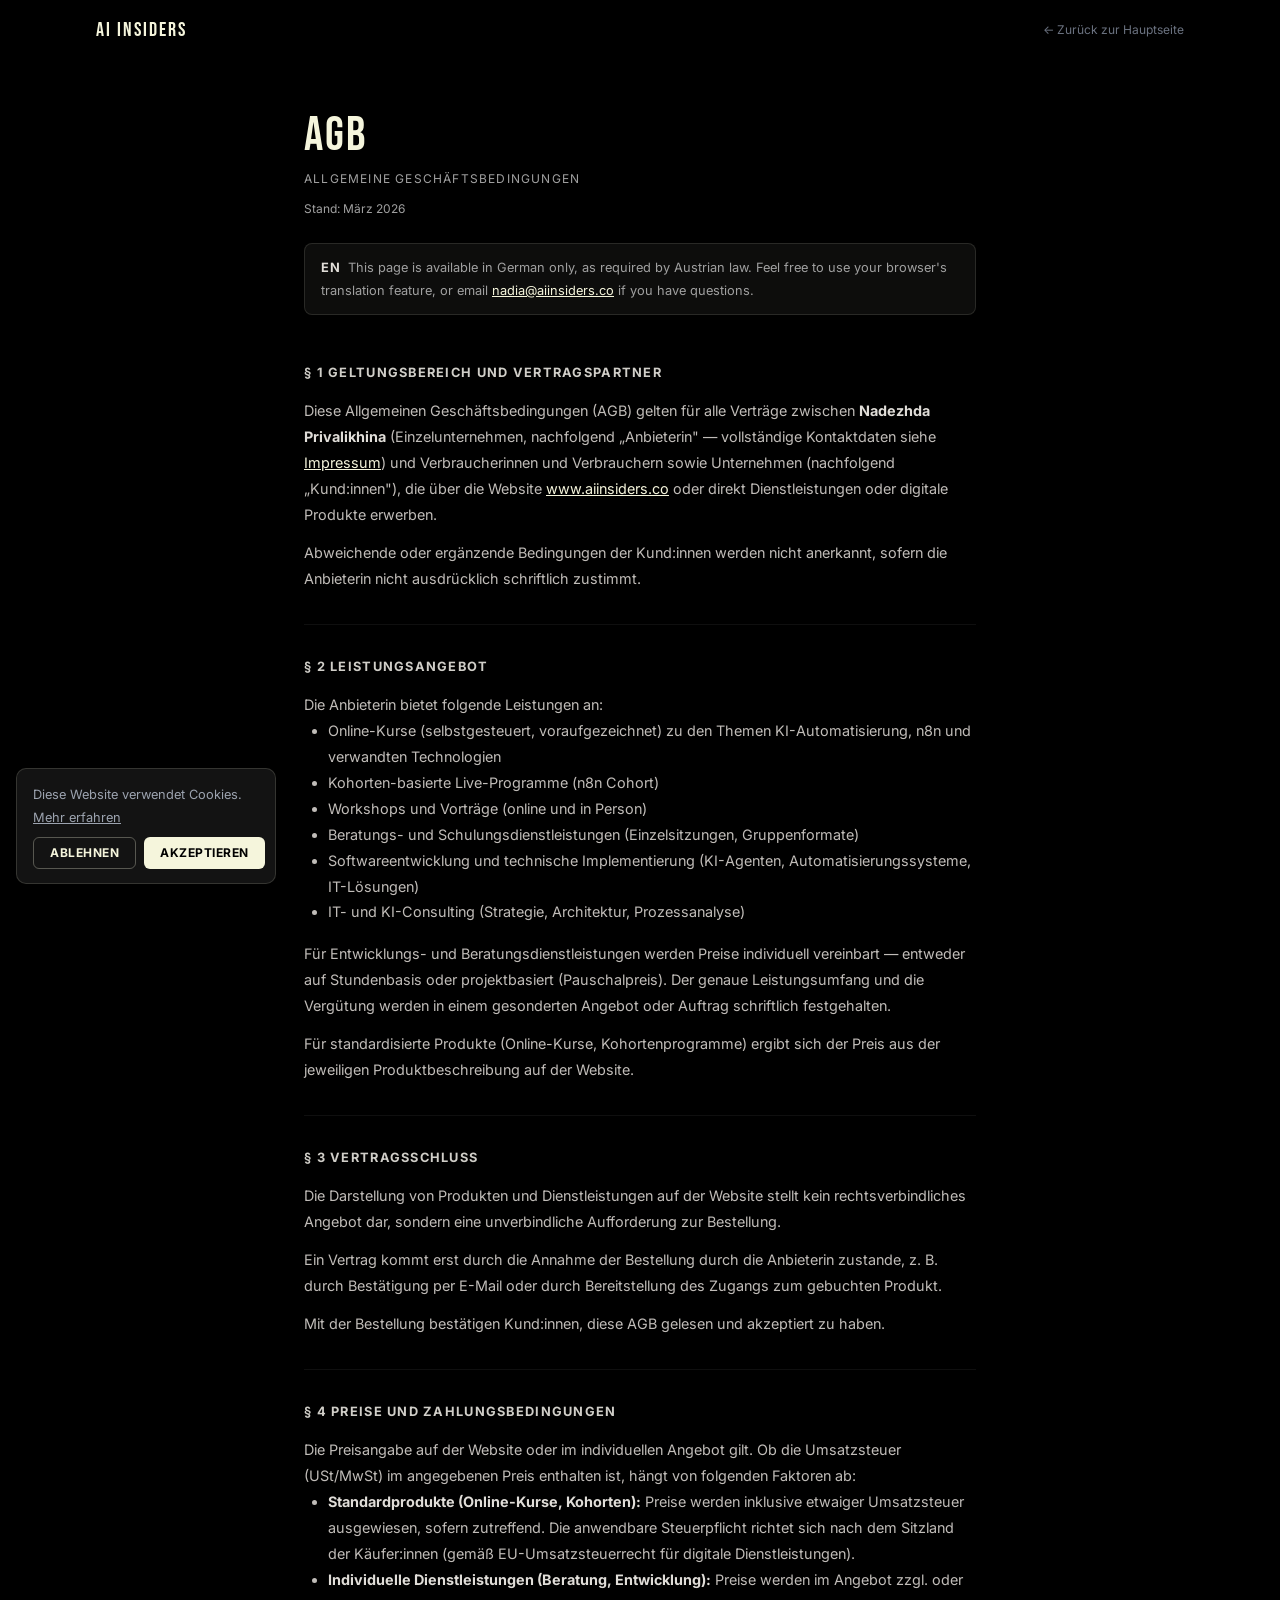
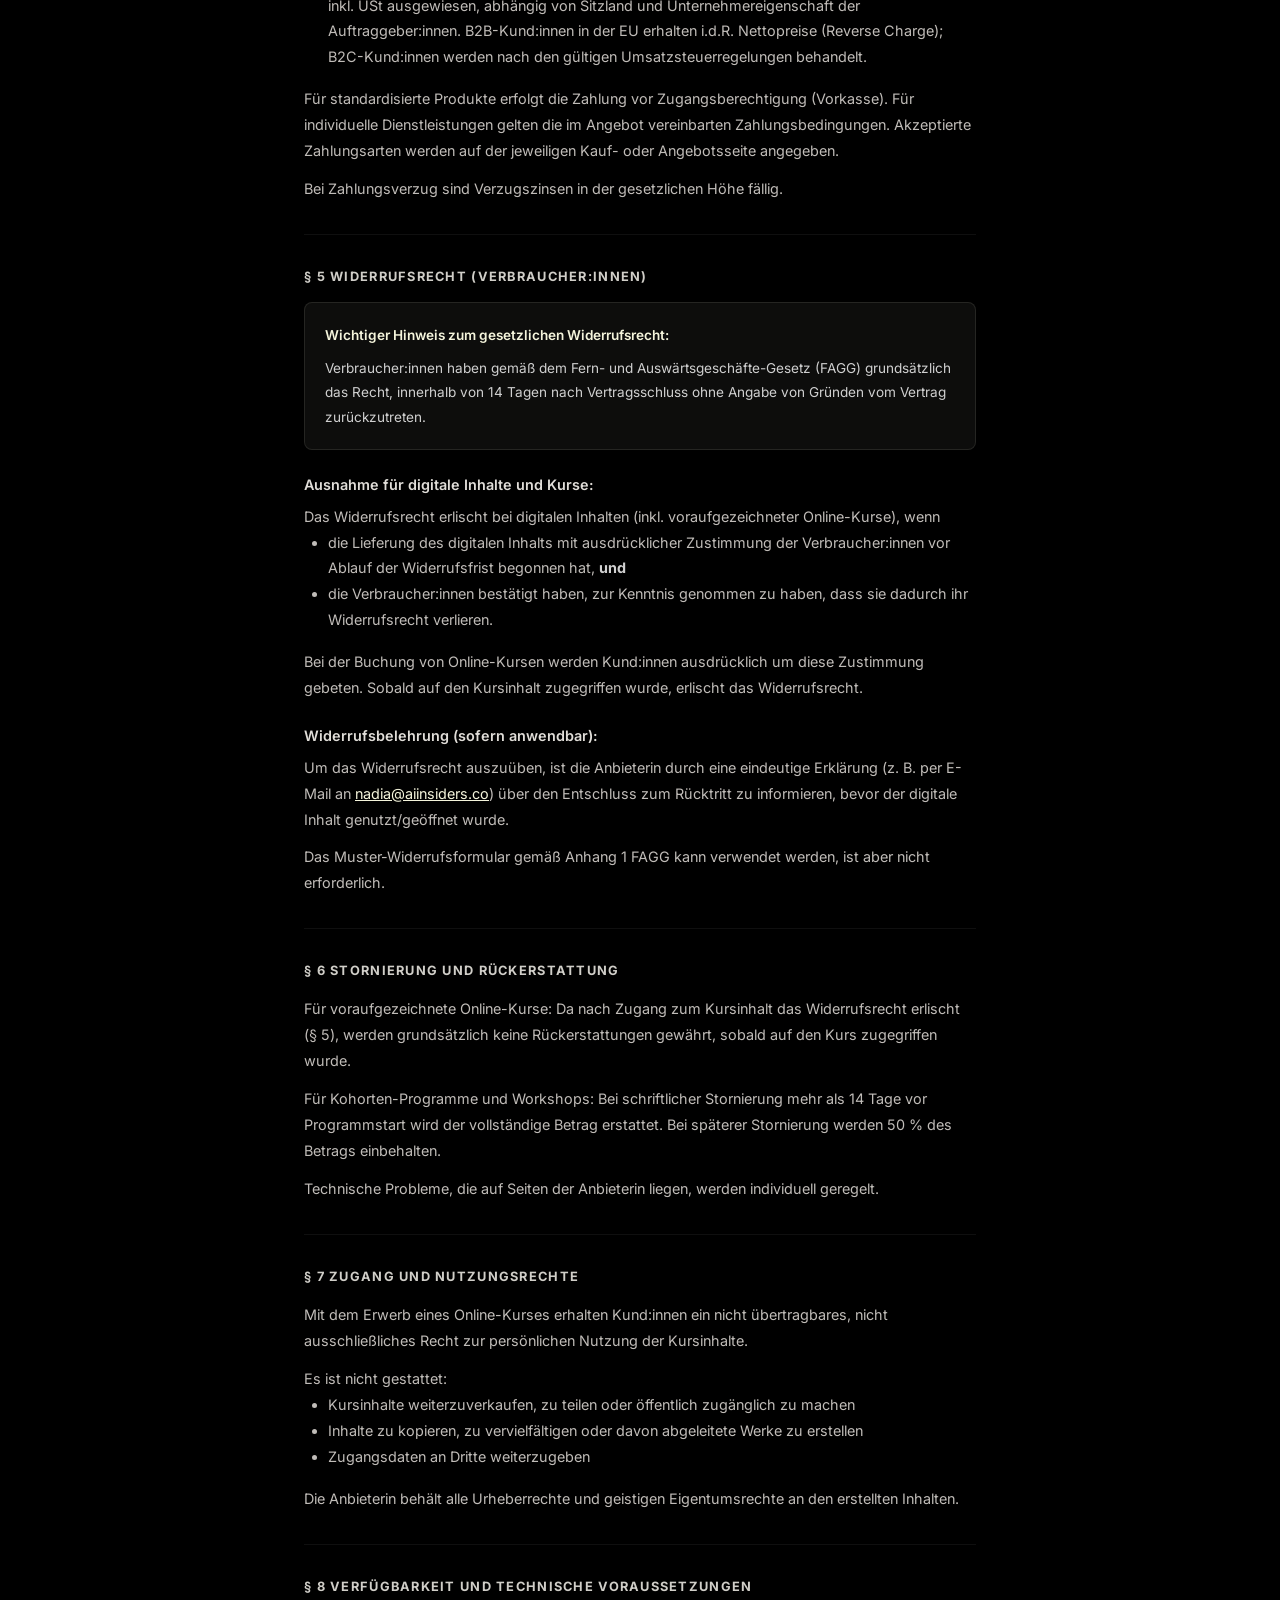
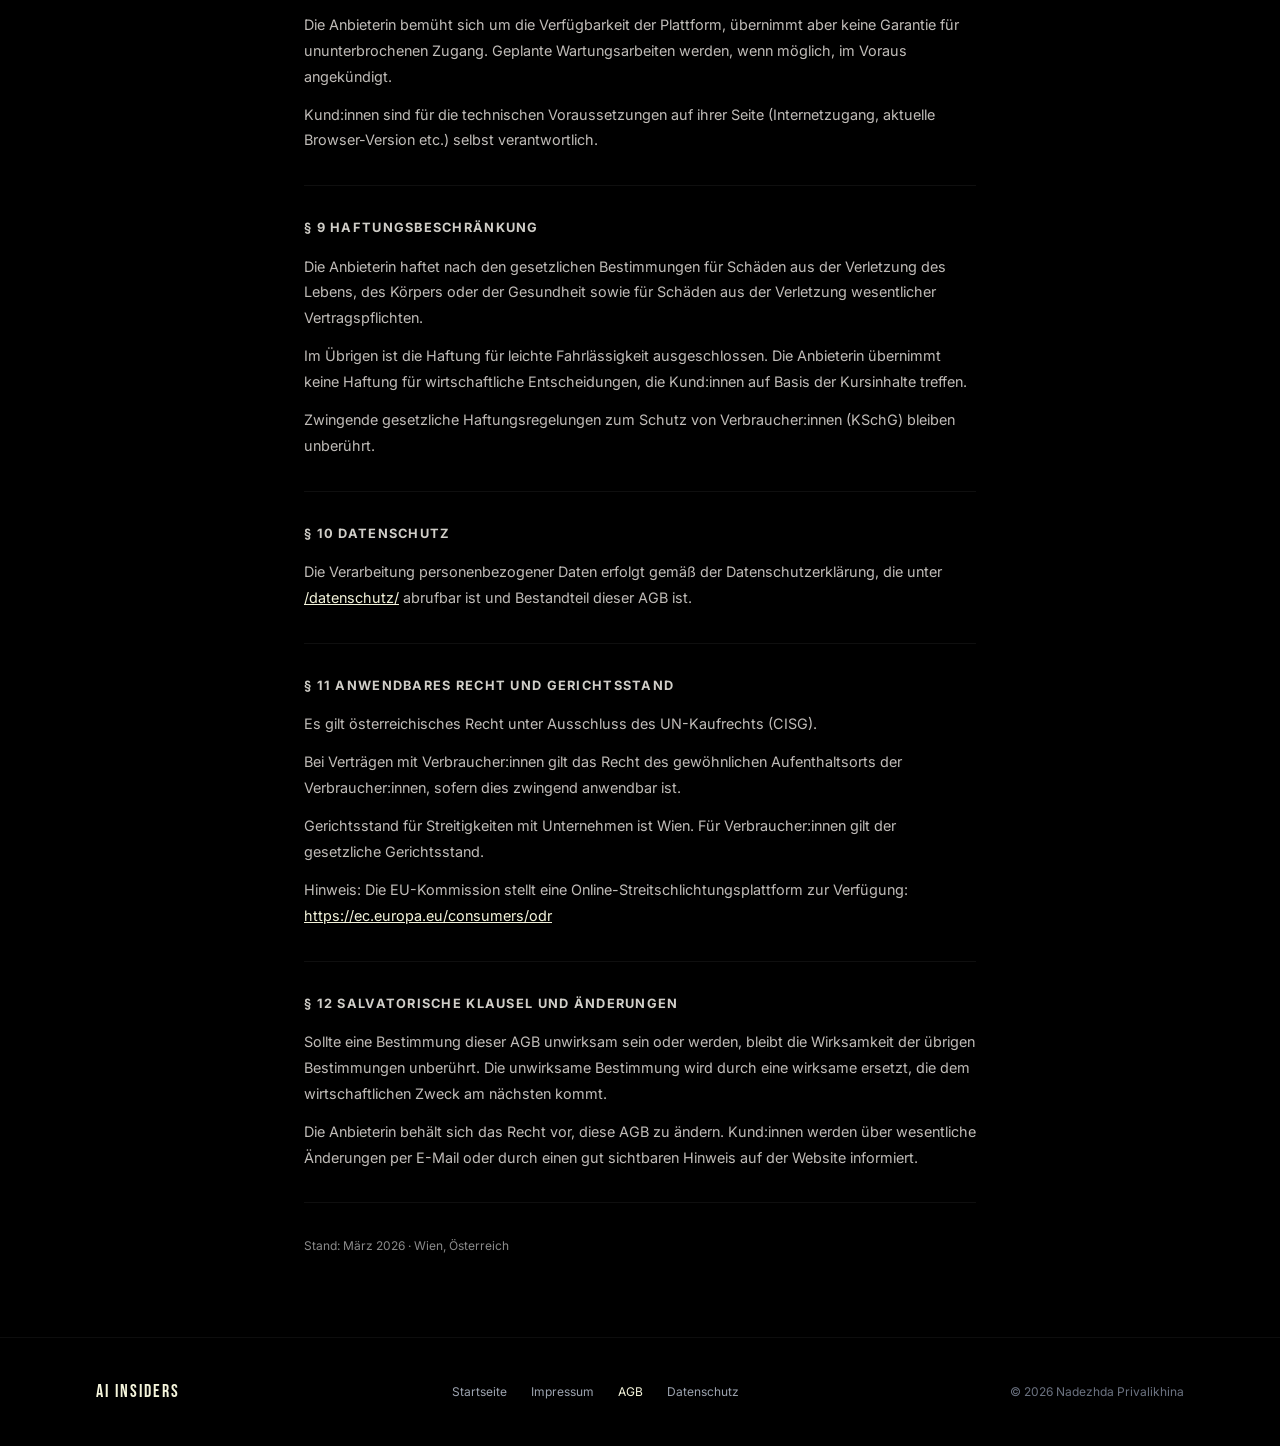
<file: agb/index.html>
<!DOCTYPE html>
<html lang="de">
<head>
<!-- Google Analytics (loads only after cookie consent) -->
<script>
  window.dataLayer = window.dataLayer || [];
  function gtag(){dataLayer.push(arguments);}
  window.loadGoogleAnalytics = function() {
    if (window.gaLoaded) return;
    window.gaLoaded = true;
    var s = document.createElement('script');
    s.async = true;
    s.src = 'https://www.googletagmanager.com/gtag/js?id=G-5LYB92T39L';
    document.head.appendChild(s);
    gtag('js', new Date());
    gtag('config', 'G-5LYB92T39L');
  };
  if (localStorage.getItem('cookie_consent') === 'accepted') {
    window.loadGoogleAnalytics();
  }
</script>
    <meta charset="UTF-8">
    <meta name="viewport" content="width=device-width, initial-scale=1.0">
    <title>AGB — Allgemeine Geschäftsbedingungen | AI Insiders</title>
    <meta name="robots" content="noindex, nofollow">
    <link rel="canonical" href="https://www.aiinsiders.co/agb/">

    <link rel="preconnect" href="https://fonts.googleapis.com">
    <link rel="preconnect" href="https://fonts.gstatic.com" crossorigin>
    <link href="https://fonts.googleapis.com/css2?family=Inter:wght@400;500;600;700;800;900&family=Bebas+Neue&display=swap" rel="stylesheet">
    <link rel="stylesheet" href="https://cdnjs.cloudflare.com/ajax/libs/font-awesome/6.5.1/css/all.min.css">
    <link rel="stylesheet" href="../styles.css">

    <style>
        body { font-family: 'Inter', sans-serif; background-color: #000000; color: #ffffff; margin: 0; padding: 0; }
        .header-font { font-family: 'Bebas Neue', cursive; letter-spacing: 2px; }
        .accent-text { color: #f5f5dc; }
        nav { transition: background-color 0.3s; }
        nav.scrolled { background-color: rgba(0,0,0,0.95); backdrop-filter: blur(12px); border-bottom: 1px solid rgba(255,255,255,0.05); }
        .legal-section { border-bottom: 1px solid rgba(255,255,255,0.06); padding-bottom: 2rem; margin-bottom: 2rem; }
        .legal-section:last-child { border-bottom: none; }
        h2 { font-size: 0.8rem; font-weight: 700; text-transform: uppercase; letter-spacing: 0.1em; color: #d0cec8; margin-bottom: 1rem; }
        h3 { font-size: 0.9rem; font-weight: 600; color: #e0ddd8; margin-top: 1.5rem; margin-bottom: 0.5rem; }
        p, li { color: #c0bcb8; font-size: 0.9rem; line-height: 1.8; }
        ul { list-style: disc; padding-left: 1.5rem; margin-bottom: 1rem; }
        a { color: #f5f5dc; text-decoration: underline; }
        a:hover { color: #ffffff; }
        .cta-btn {
            display: inline-block; background-color: #f5f5dc; color: #000000;
            font-weight: 800; font-size: 0.85rem; letter-spacing: 1px;
            text-transform: uppercase; padding: 0.875rem 2rem; border-radius: 6px;
            text-decoration: none; transition: background-color 0.2s;
        }
        .highlight-box {
            background: rgba(245,245,220,0.05);
            border: 1px solid rgba(245,245,220,0.1);
            border-radius: 8px;
            padding: 1.25rem;
            margin: 1rem 0;
        }
        .highlight-box p { color: #d0d0d0; font-size: 0.85rem; }
    </style>
</head>
<body>

<script src="/cookie-banner.js"></script>

<!-- NAV -->
<nav id="navbar" class="fixed top-0 left-0 right-0 z-50 px-6 md:px-16 lg:px-24 py-4 flex items-center justify-between">
    <a href="/" class="header-font text-xl tracking-widest accent-text" style="text-decoration: none;">AI INSIDERS</a>
    <a href="/" class="text-xs text-gray-500 hover:text-white transition-colors" style="text-decoration: none;">← Zurück zur Hauptseite</a>
</nav>

<!-- CONTENT -->
<main class="pt-28 pb-20 px-6 md:px-16 lg:px-24">
    <div class="max-w-2xl mx-auto">

        <h1 class="header-font text-5xl accent-text mb-2">AGB</h1>
        <p style="color: #a0a0a0; font-size: 0.75rem; text-transform: uppercase; letter-spacing: 0.1em;" class="mb-2">Allgemeine Geschäftsbedingungen</p>
        <p style="color: #a0a0a0; font-size: 0.75rem;" class="mb-6">Stand: März 2026</p>

        <p style="background: rgba(245,245,220,0.05); border: 1px solid rgba(245,245,220,0.12); border-radius: 8px; padding: 0.75rem 1rem; color: #a0a0a0; font-size: 0.8rem;" class="mb-12"><strong style="color: #e0ddd8; letter-spacing: 0.05em;">EN</strong> &nbsp;This page is available in German only, as required by Austrian law. Feel free to use your browser's translation feature, or email <a href="mailto:nadia@aiinsiders.co">nadia@aiinsiders.co</a> if you have questions.</p>

        <div class="legal-section">
            <h2>§ 1 Geltungsbereich und Vertragspartner</h2>
            <p>Diese Allgemeinen Geschäftsbedingungen (AGB) gelten für alle Verträge zwischen <strong style="color: #e0ddd8;">Nadezhda Privalikhina</strong> (Einzelunternehmen, nachfolgend „Anbieterin" — vollständige Kontaktdaten siehe <a href="/impressum/">Impressum</a>) und Verbraucherinnen und Verbrauchern sowie Unternehmen (nachfolgend „Kund:innen"), die über die Website <a href="https://www.aiinsiders.co">www.aiinsiders.co</a> oder direkt Dienstleistungen oder digitale Produkte erwerben.</p>
            <p class="mt-3">Abweichende oder ergänzende Bedingungen der Kund:innen werden nicht anerkannt, sofern die Anbieterin nicht ausdrücklich schriftlich zustimmt.</p>
        </div>

        <div class="legal-section">
            <h2>§ 2 Leistungsangebot</h2>
            <p>Die Anbieterin bietet folgende Leistungen an:</p>
            <ul>
                <li>Online-Kurse (selbstgesteuert, voraufgezeichnet) zu den Themen KI-Automatisierung, n8n und verwandten Technologien</li>
                <li>Kohorten-basierte Live-Programme (n8n Cohort)</li>
                <li>Workshops und Vorträge (online und in Person)</li>
                <li>Beratungs- und Schulungsdienstleistungen (Einzelsitzungen, Gruppenformate)</li>
                <li>Softwareentwicklung und technische Implementierung (KI-Agenten, Automatisierungssysteme, IT-Lösungen)</li>
                <li>IT- und KI-Consulting (Strategie, Architektur, Prozessanalyse)</li>
            </ul>
            <p>Für Entwicklungs- und Beratungsdienstleistungen werden Preise individuell vereinbart — entweder auf Stundenbasis oder projektbasiert (Pauschalpreis). Der genaue Leistungsumfang und die Vergütung werden in einem gesonderten Angebot oder Auftrag schriftlich festgehalten.</p>
            <p class="mt-3">Für standardisierte Produkte (Online-Kurse, Kohortenprogramme) ergibt sich der Preis aus der jeweiligen Produktbeschreibung auf der Website.</p>
        </div>

        <div class="legal-section">
            <h2>§ 3 Vertragsschluss</h2>
            <p>Die Darstellung von Produkten und Dienstleistungen auf der Website stellt kein rechtsverbindliches Angebot dar, sondern eine unverbindliche Aufforderung zur Bestellung.</p>
            <p class="mt-3">Ein Vertrag kommt erst durch die Annahme der Bestellung durch die Anbieterin zustande, z. B. durch Bestätigung per E-Mail oder durch Bereitstellung des Zugangs zum gebuchten Produkt.</p>
            <p class="mt-3">Mit der Bestellung bestätigen Kund:innen, diese AGB gelesen und akzeptiert zu haben.</p>
        </div>

        <div class="legal-section">
            <h2>§ 4 Preise und Zahlungsbedingungen</h2>
            <p>Die Preisangabe auf der Website oder im individuellen Angebot gilt. Ob die Umsatzsteuer (USt/MwSt) im angegebenen Preis enthalten ist, hängt von folgenden Faktoren ab:</p>
            <ul>
                <li><strong style="color: #e0ddd8;">Standardprodukte (Online-Kurse, Kohorten):</strong> Preise werden inklusive etwaiger Umsatzsteuer ausgewiesen, sofern zutreffend. Die anwendbare Steuerpflicht richtet sich nach dem Sitzland der Käufer:innen (gemäß EU-Umsatzsteuerrecht für digitale Dienstleistungen).</li>
                <li><strong style="color: #e0ddd8;">Individuelle Dienstleistungen (Beratung, Entwicklung):</strong> Preise werden im Angebot zzgl. oder inkl. USt ausgewiesen, abhängig von Sitzland und Unternehmereigenschaft der Auftraggeber:innen. B2B-Kund:innen in der EU erhalten i.d.R. Nettopreise (Reverse Charge); B2C-Kund:innen werden nach den gültigen Umsatzsteuerregelungen behandelt.</li>
            </ul>
            <p class="mt-3">Für standardisierte Produkte erfolgt die Zahlung vor Zugangsberechtigung (Vorkasse). Für individuelle Dienstleistungen gelten die im Angebot vereinbarten Zahlungsbedingungen. Akzeptierte Zahlungsarten werden auf der jeweiligen Kauf- oder Angebotsseite angegeben.</p>
            <p class="mt-3">Bei Zahlungsverzug sind Verzugszinsen in der gesetzlichen Höhe fällig.</p>
        </div>

        <div class="legal-section">
            <h2>§ 5 Widerrufsrecht (Verbraucher:innen)</h2>
            <div class="highlight-box">
                <p style="color: #f5f5dc; font-weight: 600; margin-bottom: 0.5rem;">Wichtiger Hinweis zum gesetzlichen Widerrufsrecht:</p>
                <p>Verbraucher:innen haben gemäß dem Fern- und Auswärtsgeschäfte-Gesetz (FAGG) grundsätzlich das Recht, innerhalb von 14 Tagen nach Vertragsschluss ohne Angabe von Gründen vom Vertrag zurückzutreten.</p>
            </div>

            <h3>Ausnahme für digitale Inhalte und Kurse:</h3>
            <p>Das Widerrufsrecht erlischt bei digitalen Inhalten (inkl. voraufgezeichneter Online-Kurse), wenn</p>
            <ul>
                <li>die Lieferung des digitalen Inhalts mit ausdrücklicher Zustimmung der Verbraucher:innen vor Ablauf der Widerrufsfrist begonnen hat, <strong style="color: #d0d0d0;">und</strong></li>
                <li>die Verbraucher:innen bestätigt haben, zur Kenntnis genommen zu haben, dass sie dadurch ihr Widerrufsrecht verlieren.</li>
            </ul>
            <p>Bei der Buchung von Online-Kursen werden Kund:innen ausdrücklich um diese Zustimmung gebeten. Sobald auf den Kursinhalt zugegriffen wurde, erlischt das Widerrufsrecht.</p>

            <h3>Widerrufsbelehrung (sofern anwendbar):</h3>
            <p>Um das Widerrufsrecht auszuüben, ist die Anbieterin durch eine eindeutige Erklärung (z. B. per E-Mail an <a href="mailto:nadia@aiinsiders.co">nadia@aiinsiders.co</a>) über den Entschluss zum Rücktritt zu informieren, bevor der digitale Inhalt genutzt/geöffnet wurde.</p>
            <p class="mt-3">Das Muster-Widerrufsformular gemäß Anhang 1 FAGG kann verwendet werden, ist aber nicht erforderlich.</p>
        </div>

        <div class="legal-section">
            <h2>§ 6 Stornierung und Rückerstattung</h2>
            <p>Für voraufgezeichnete Online-Kurse: Da nach Zugang zum Kursinhalt das Widerrufsrecht erlischt (§ 5), werden grundsätzlich keine Rückerstattungen gewährt, sobald auf den Kurs zugegriffen wurde.</p>
            <p class="mt-3">Für Kohorten-Programme und Workshops: Bei schriftlicher Stornierung mehr als 14 Tage vor Programmstart wird der vollständige Betrag erstattet. Bei späterer Stornierung werden 50 % des Betrags einbehalten.</p>
            <p class="mt-3">Technische Probleme, die auf Seiten der Anbieterin liegen, werden individuell geregelt.</p>
        </div>

        <div class="legal-section">
            <h2>§ 7 Zugang und Nutzungsrechte</h2>
            <p>Mit dem Erwerb eines Online-Kurses erhalten Kund:innen ein nicht übertragbares, nicht ausschließliches Recht zur persönlichen Nutzung der Kursinhalte.</p>
            <p class="mt-3">Es ist nicht gestattet:</p>
            <ul>
                <li>Kursinhalte weiterzuverkaufen, zu teilen oder öffentlich zugänglich zu machen</li>
                <li>Inhalte zu kopieren, zu vervielfältigen oder davon abgeleitete Werke zu erstellen</li>
                <li>Zugangsdaten an Dritte weiterzugeben</li>
            </ul>
            <p class="mt-3">Die Anbieterin behält alle Urheberrechte und geistigen Eigentumsrechte an den erstellten Inhalten.</p>
        </div>

        <div class="legal-section">
            <h2>§ 8 Verfügbarkeit und technische Voraussetzungen</h2>
            <p>Die Anbieterin bemüht sich um die Verfügbarkeit der Plattform, übernimmt aber keine Garantie für ununterbrochenen Zugang. Geplante Wartungsarbeiten werden, wenn möglich, im Voraus angekündigt.</p>
            <p class="mt-3">Kund:innen sind für die technischen Voraussetzungen auf ihrer Seite (Internetzugang, aktuelle Browser-Version etc.) selbst verantwortlich.</p>
        </div>

        <div class="legal-section">
            <h2>§ 9 Haftungsbeschränkung</h2>
            <p>Die Anbieterin haftet nach den gesetzlichen Bestimmungen für Schäden aus der Verletzung des Lebens, des Körpers oder der Gesundheit sowie für Schäden aus der Verletzung wesentlicher Vertragspflichten.</p>
            <p class="mt-3">Im Übrigen ist die Haftung für leichte Fahrlässigkeit ausgeschlossen. Die Anbieterin übernimmt keine Haftung für wirtschaftliche Entscheidungen, die Kund:innen auf Basis der Kursinhalte treffen.</p>
            <p class="mt-3">Zwingende gesetzliche Haftungsregelungen zum Schutz von Verbraucher:innen (KSchG) bleiben unberührt.</p>
        </div>

        <div class="legal-section">
            <h2>§ 10 Datenschutz</h2>
            <p>Die Verarbeitung personenbezogener Daten erfolgt gemäß der Datenschutzerklärung, die unter <a href="/datenschutz/">/datenschutz/</a> abrufbar ist und Bestandteil dieser AGB ist.</p>
        </div>

        <div class="legal-section">
            <h2>§ 11 Anwendbares Recht und Gerichtsstand</h2>
            <p>Es gilt österreichisches Recht unter Ausschluss des UN-Kaufrechts (CISG).</p>
            <p class="mt-3">Bei Verträgen mit Verbraucher:innen gilt das Recht des gewöhnlichen Aufenthaltsorts der Verbraucher:innen, sofern dies zwingend anwendbar ist.</p>
            <p class="mt-3">Gerichtsstand für Streitigkeiten mit Unternehmen ist Wien. Für Verbraucher:innen gilt der gesetzliche Gerichtsstand.</p>
            <p class="mt-3">Hinweis: Die EU-Kommission stellt eine Online-Streitschlichtungsplattform zur Verfügung: <a href="https://ec.europa.eu/consumers/odr" target="_blank" rel="noopener noreferrer">https://ec.europa.eu/consumers/odr</a></p>
        </div>

        <div class="legal-section">
            <h2>§ 12 Salvatorische Klausel und Änderungen</h2>
            <p>Sollte eine Bestimmung dieser AGB unwirksam sein oder werden, bleibt die Wirksamkeit der übrigen Bestimmungen unberührt. Die unwirksame Bestimmung wird durch eine wirksame ersetzt, die dem wirtschaftlichen Zweck am nächsten kommt.</p>
            <p class="mt-3">Die Anbieterin behält sich das Recht vor, diese AGB zu ändern. Kund:innen werden über wesentliche Änderungen per E-Mail oder durch einen gut sichtbaren Hinweis auf der Website informiert.</p>
        </div>

        <p style="color: #8a8a8a; font-size: 0.75rem; margin-top: 2rem;">Stand: März 2026 · Wien, Österreich</p>
    </div>
</main>

<!-- FOOTER -->
<footer class="py-10 px-6 md:px-16 lg:px-24 border-t border-white/5">
    <div class="max-w-6xl mx-auto flex flex-col md:flex-row items-center justify-between gap-4">
        <span class="header-font text-lg accent-text tracking-widest">AI INSIDERS</span>
        <div class="flex flex-wrap gap-6 text-xs justify-center" style="color: #4b5563;">
            <a href="/" style="text-decoration: none; color: #9ca3af;" class="hover:text-gray-200 transition-colors">Startseite</a>
            <a href="/impressum/" style="text-decoration: none; color: #9ca3af;" class="hover:text-gray-200 transition-colors">Impressum</a>
            <a href="/agb/" style="text-decoration: none; color: #f5f5dc;">AGB</a>
            <a href="/datenschutz/" style="text-decoration: none; color: #9ca3af;" class="hover:text-gray-200 transition-colors">Datenschutz</a>
        </div>
        <p style="font-size: 0.75rem; color: #6b7280;">&copy; 2026 Nadezhda Privalikhina</p>
    </div>
</footer>

<script>
    const navbar = document.getElementById('navbar');
    window.addEventListener('scroll', () => { navbar.classList.toggle('scrolled', window.scrollY > 50); });
</script>
</body>
</html>
</file>
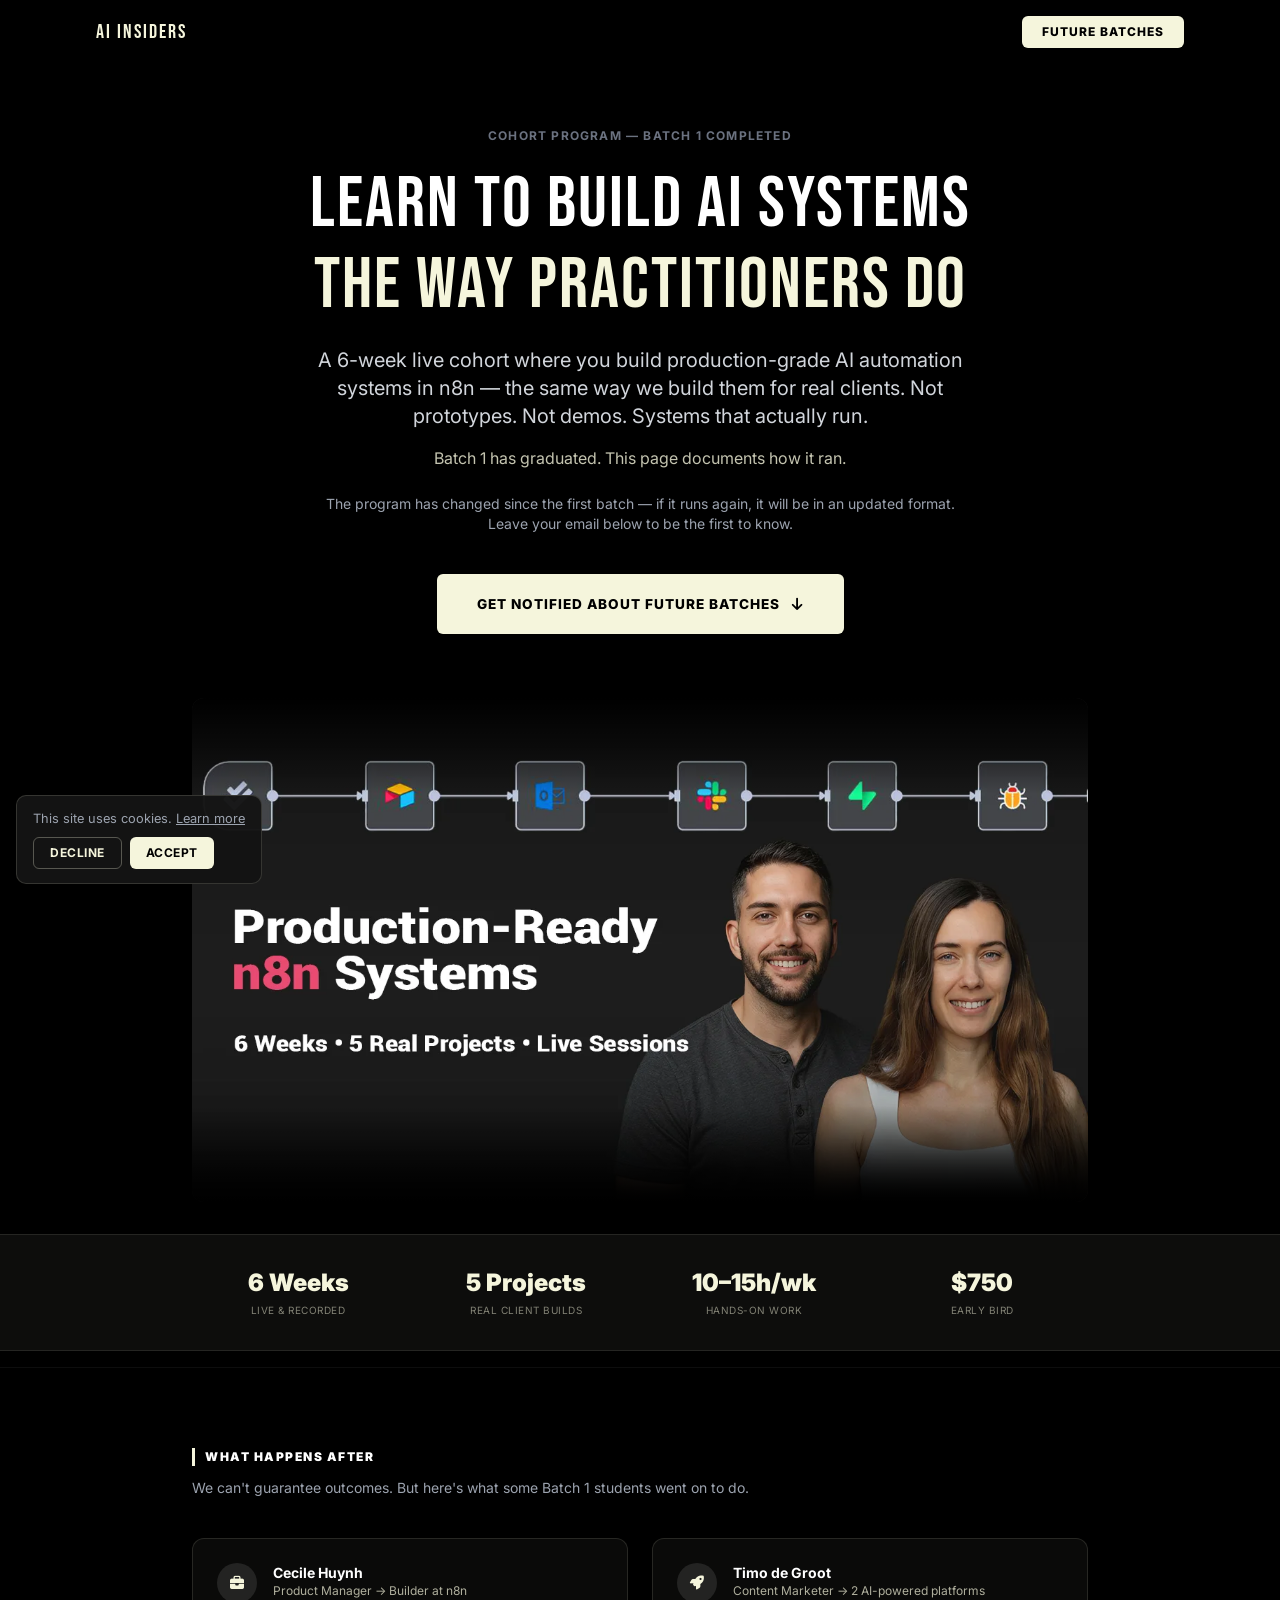
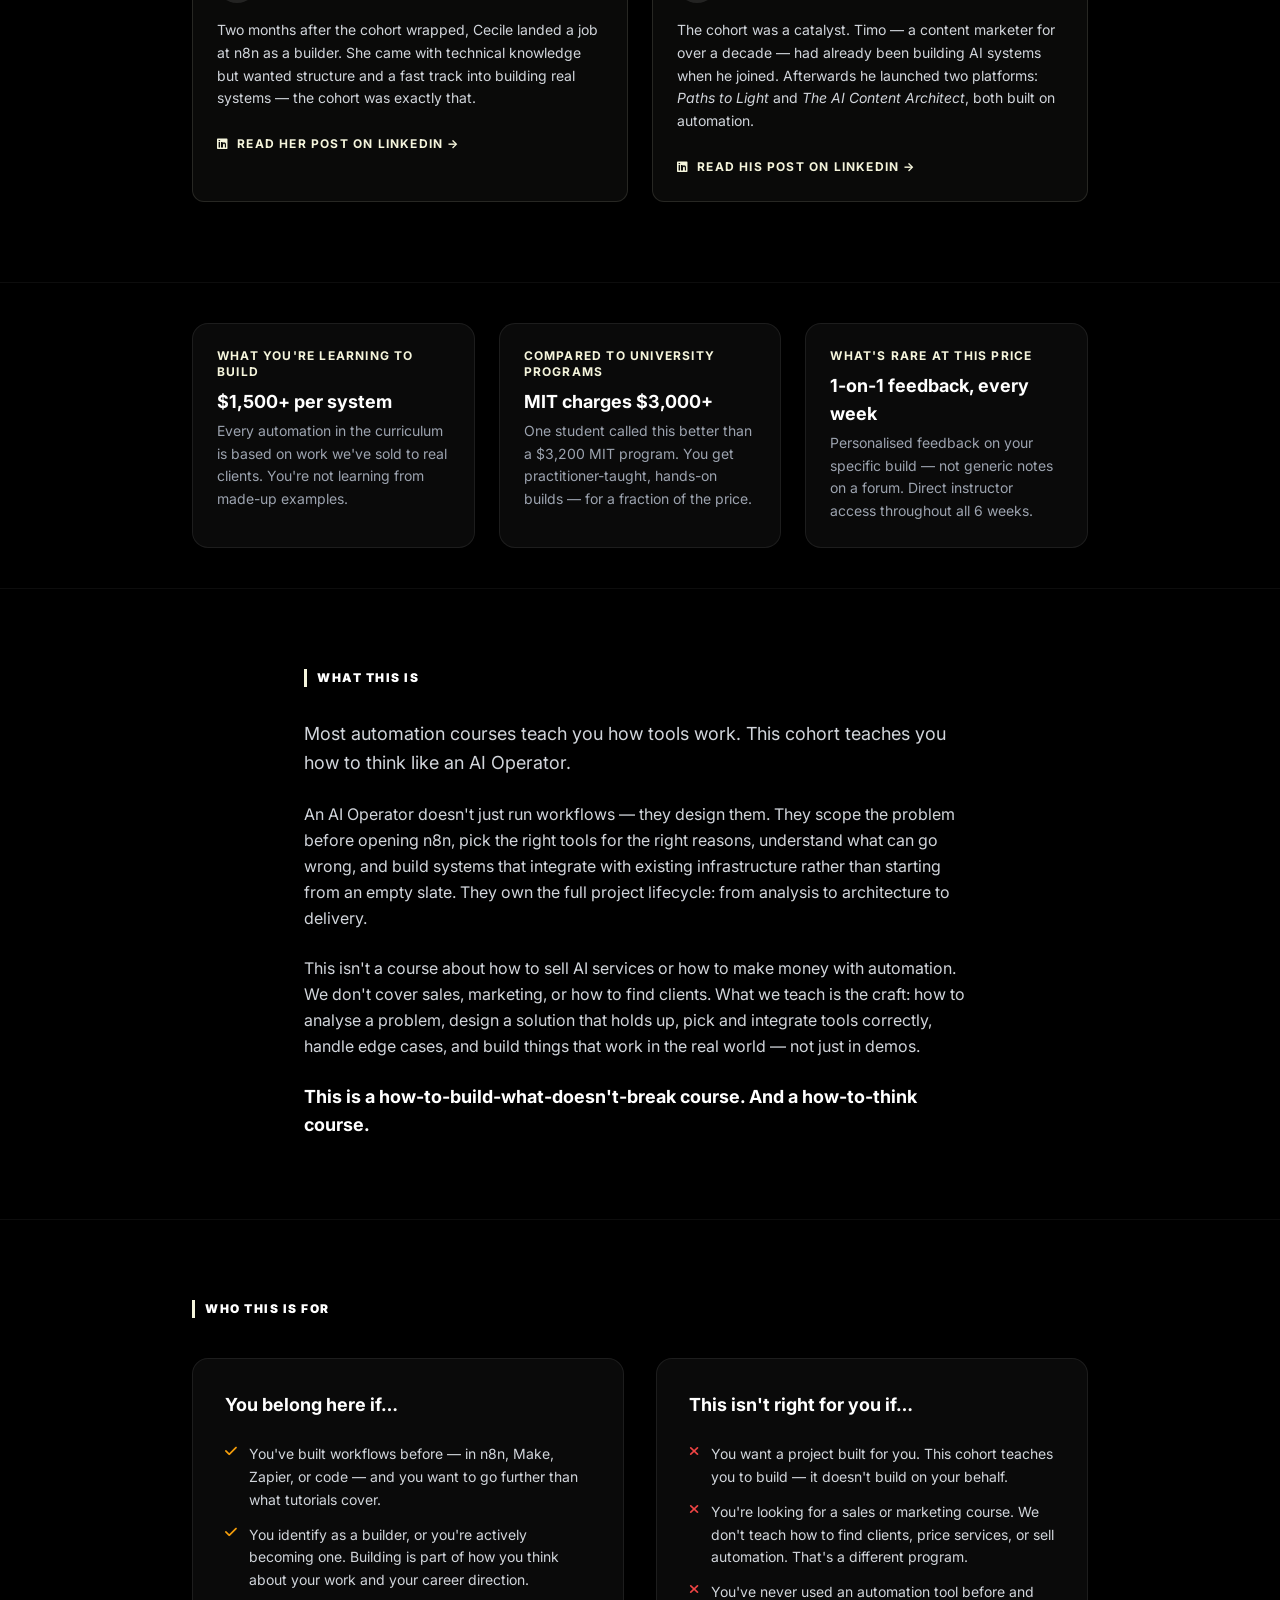
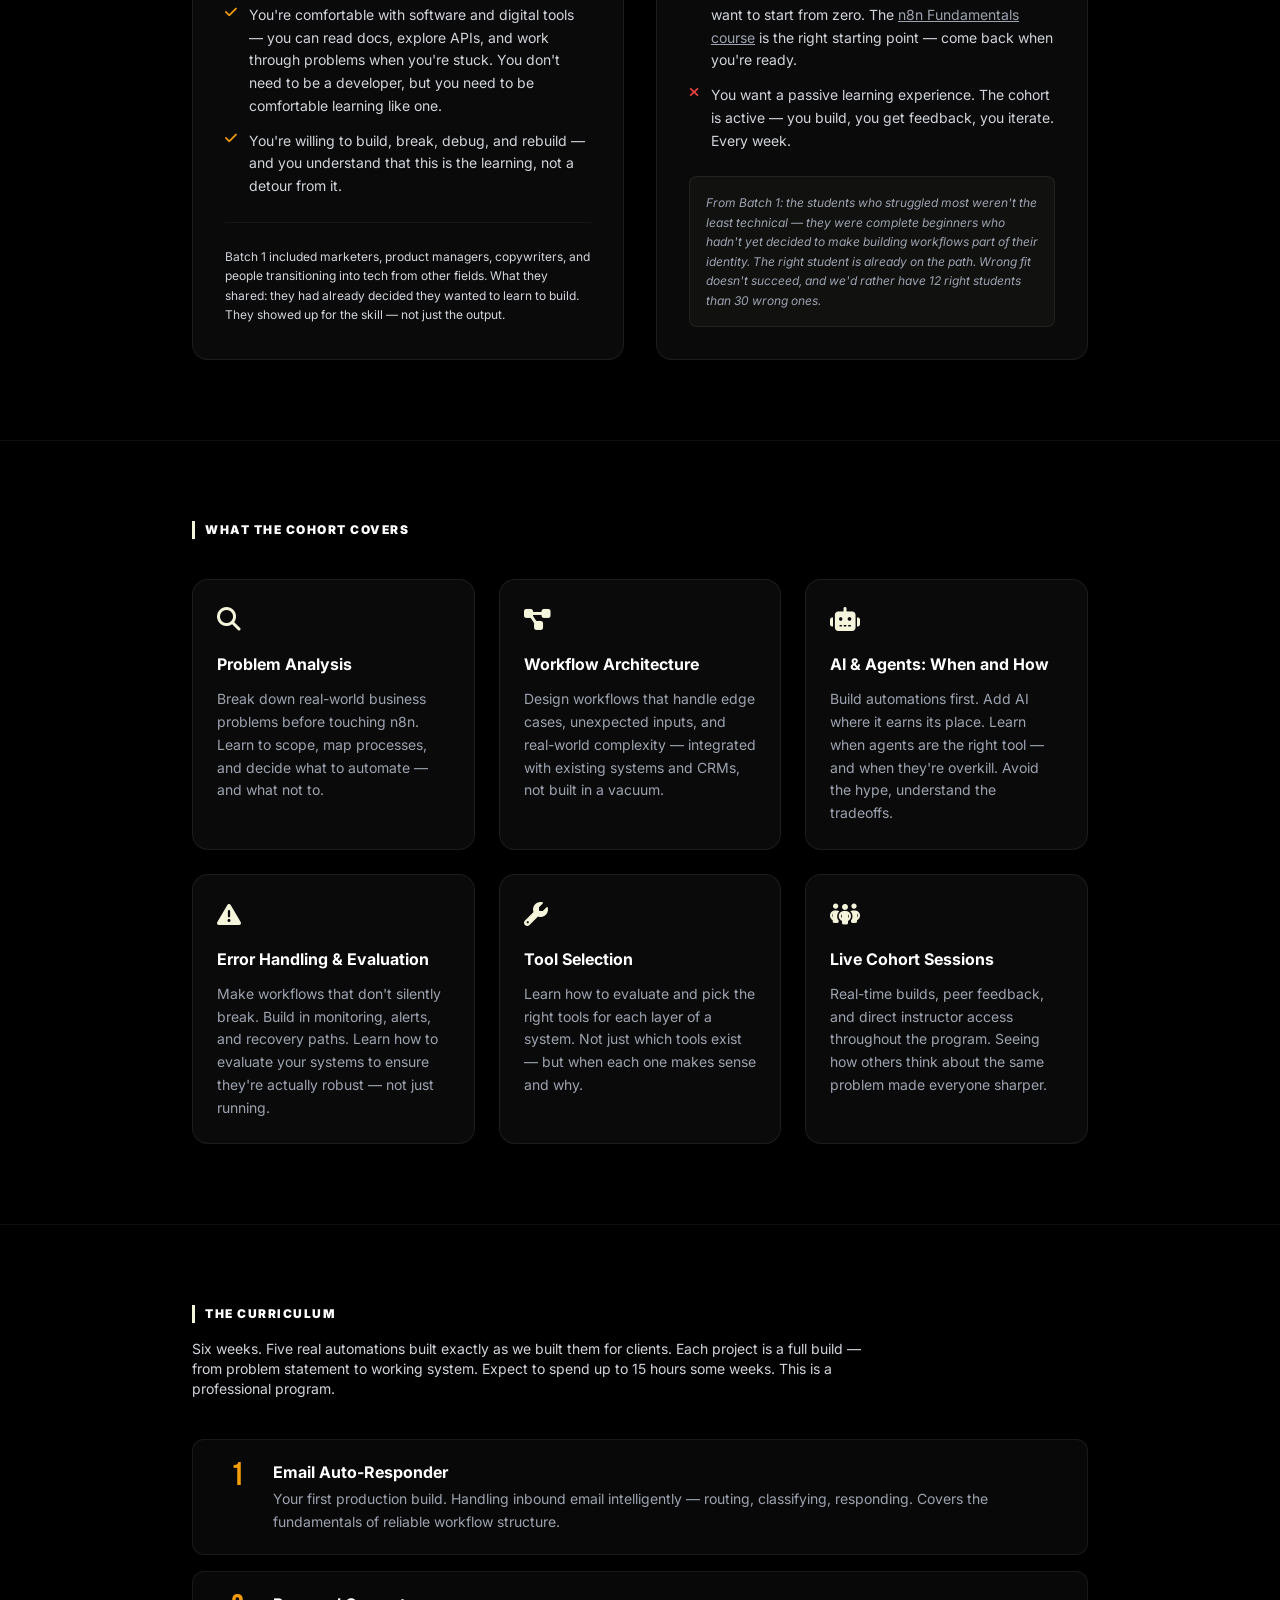
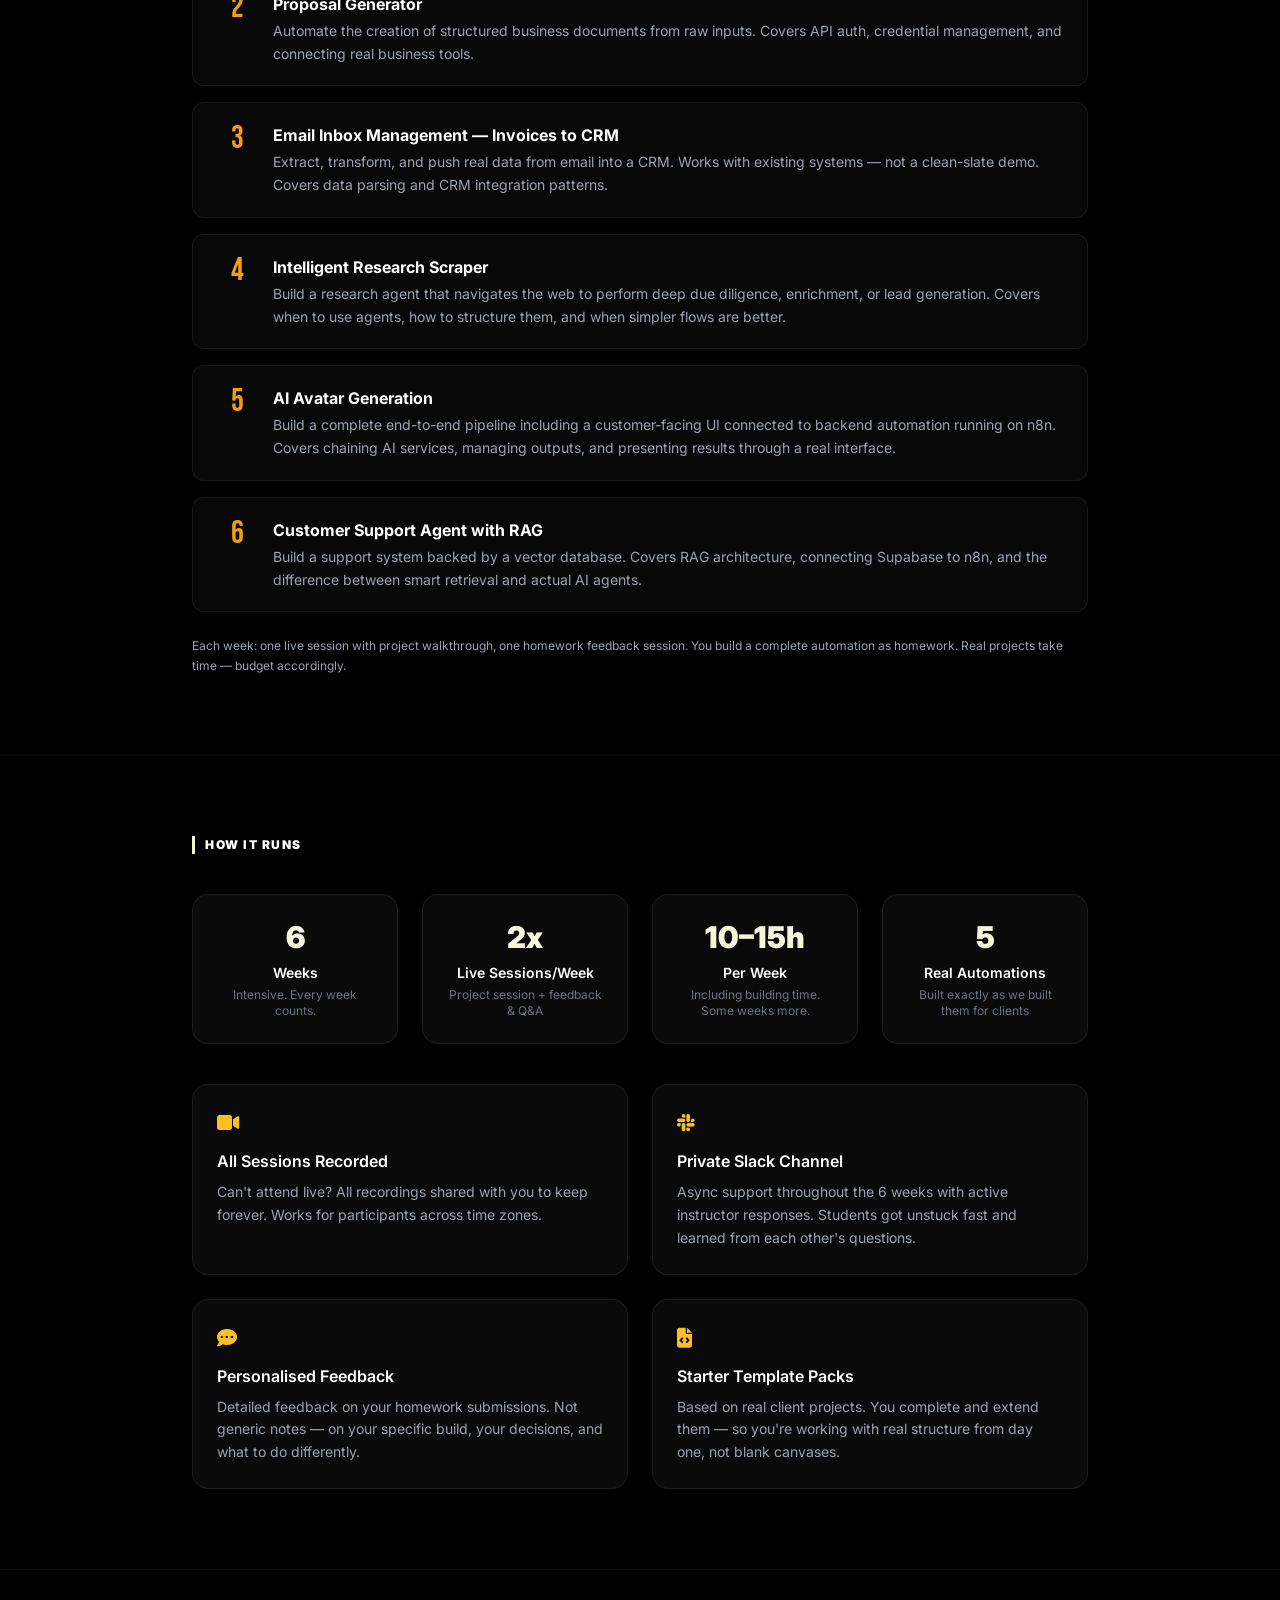
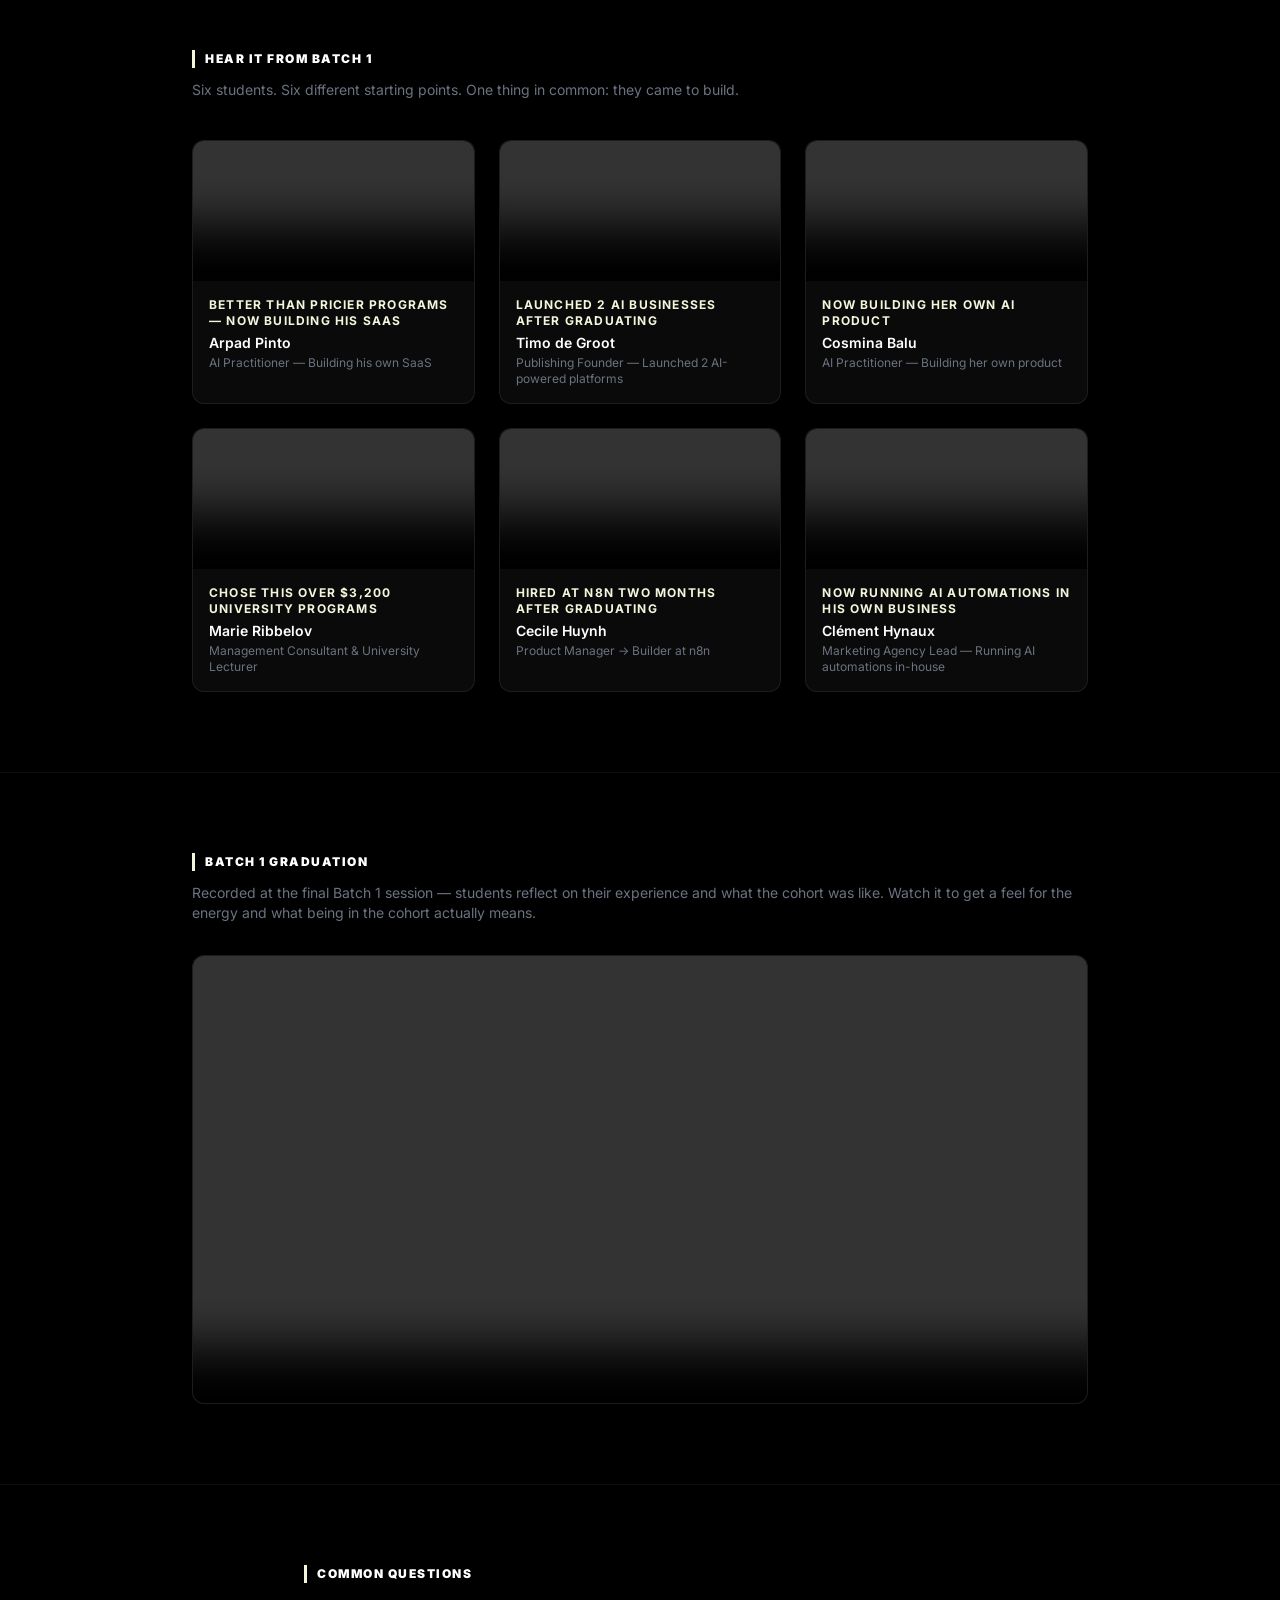
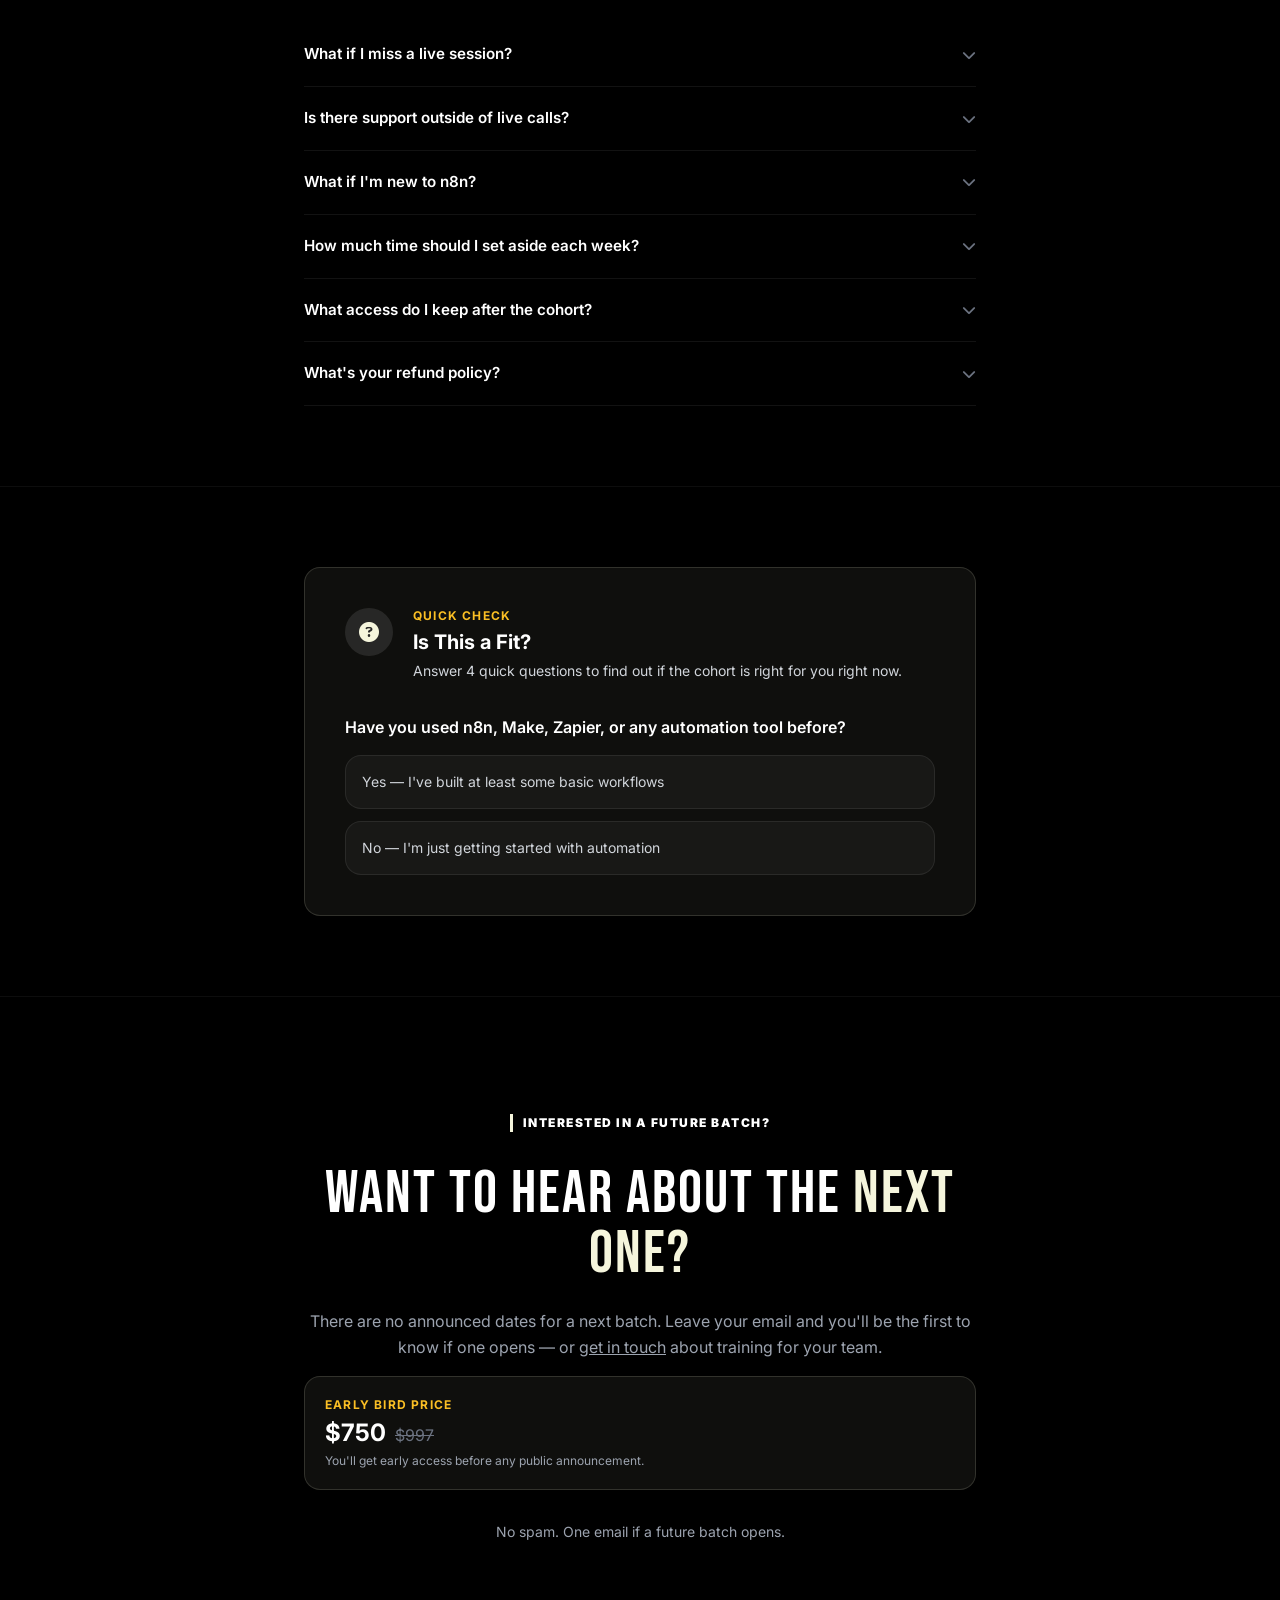
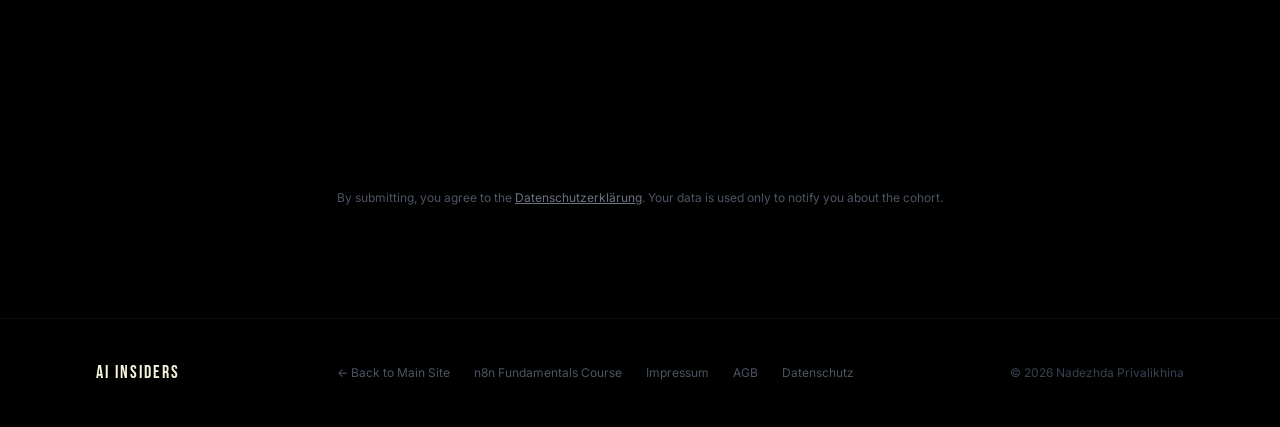
<file: cohort/index.html>
<!DOCTYPE html>
<html lang="en">
<head>
<!-- Google Analytics (loads only after cookie consent) -->
<script>
  window.dataLayer = window.dataLayer || [];
  function gtag(){dataLayer.push(arguments);}
  window.loadGoogleAnalytics = function() {
    if (window.gaLoaded) return;
    window.gaLoaded = true;
    var s = document.createElement('script');
    s.async = true;
    s.src = 'https://www.googletagmanager.com/gtag/js?id=G-5LYB92T39L';
    document.head.appendChild(s);
    gtag('js', new Date());
    gtag('config', 'G-5LYB92T39L');
  };
  if (localStorage.getItem('cookie_consent') === 'accepted') {
    window.loadGoogleAnalytics();
  }
</script>
    <meta charset="UTF-8">
    <meta name="viewport" content="width=device-width, initial-scale=1.0">
    <title>n8n Cohort — Production-Ready AI Systems | Batch 1</title>
    <meta name="description" content="A cohort program for people who want to become AI Operators — not just learn automation, but build production-grade systems that actually run. Batch 1 has graduated — see the results and get notified about future batches.">
    <meta name="robots" content="index, follow">
    <link rel="canonical" href="https://www.aiinsiders.co/cohort/">

    <meta property="og:title" content="n8n Cohort — Production-Ready AI Systems">
    <meta property="og:description" content="For tech-savvy people who want to become AI Operators. Batch 1 graduated — see what they built.">
    <meta property="og:url" content="https://www.aiinsiders.co/cohort/">
    <meta property="og:type" content="website">
    <meta property="og:image" content="https://www.aiinsiders.co/resources/cohort-banner-website.webp">

    <meta name="twitter:card" content="summary_large_image">
    <meta name="twitter:title" content="n8n Cohort — Production-Ready AI Systems | Batch 1">
    <meta name="twitter:description" content="A 6-week live cohort where participants built production-grade AI automation systems in n8n. Batch 1 graduated.">
    <meta name="twitter:image" content="https://www.aiinsiders.co/resources/cohort-banner-website.webp">

    <link rel="preconnect" href="https://fonts.googleapis.com">
    <link rel="preconnect" href="https://fonts.gstatic.com" crossorigin>
    <link href="https://fonts.googleapis.com/css2?family=Inter:wght@400;500;600;700;800;900&family=Bebas+Neue&display=swap" rel="stylesheet">
    <link rel="stylesheet" href="https://cdnjs.cloudflare.com/ajax/libs/font-awesome/6.5.1/css/all.min.css">
    <link rel="stylesheet" href="../styles.css">

    <style>
        body {
            font-family: 'Inter', sans-serif;
            background-color: #000000;
            color: #ffffff;
            margin: 0;
            padding: 0;
        }
        .header-font { font-family: 'Bebas Neue', cursive; letter-spacing: 2px; }
        .accent-text { color: #f5f5dc; }
        .section-header {
            color: #ffffff;
            font-weight: 900;
            letter-spacing: 1.5px;
            text-transform: uppercase;
            font-size: 0.75rem;
            border-left: 3px solid #f5f5dc;
            padding-left: 10px;
        }
        nav { transition: background-color 0.3s; }
        nav.scrolled {
            background-color: rgba(0,0,0,0.95);
            backdrop-filter: blur(12px);
            border-bottom: 1px solid rgba(255,255,255,0.05);
        }
        .cta-btn {
            display: inline-block;
            background-color: #f5f5dc;
            color: #000000;
            font-weight: 800;
            font-size: 0.85rem;
            letter-spacing: 1px;
            text-transform: uppercase;
            padding: 0.875rem 2rem;
            border-radius: 6px;
            text-decoration: none;
            transition: background-color 0.2s, transform 0.15s;
        }
        .cta-btn:hover { background-color: #e8e8c8; transform: translateY(-1px); }
        .cta-btn-outline {
            display: inline-block;
            background: transparent;
            color: #f5f5dc;
            font-weight: 700;
            font-size: 0.85rem;
            letter-spacing: 1px;
            text-transform: uppercase;
            padding: 0.875rem 2rem;
            border-radius: 6px;
            border: 1px solid rgba(245,245,220,0.4);
            text-decoration: none;
            transition: border-color 0.2s, transform 0.15s;
        }
        .cta-btn-outline:hover { border-color: #f5f5dc; transform: translateY(-1px); }
        .card {
            background: rgba(255,255,255,0.04);
            border: 1px solid rgba(255,255,255,0.08);
            border-radius: 16px;
            transition: border-color 0.3s;
        }
        .card:hover { border-color: rgba(245,245,220,0.2); }
        .check-item { display: flex; align-items: flex-start; gap: 0.75rem; margin-bottom: 0.75rem; }
        .check-icon { color: #F59E0B; margin-top: 2px; flex-shrink: 0; font-size: 0.85rem; }
        .x-icon { color: #EF4444; margin-top: 2px; flex-shrink: 0; font-size: 0.85rem; }
        .proof-bar {
            background: rgba(245,245,220,0.05);
            border-top: 1px solid rgba(245,245,220,0.1);
            border-bottom: 1px solid rgba(245,245,220,0.1);
        }
        .challenge-banner {
            background: rgba(245,245,220,0.06);
            border: 1px solid rgba(245,245,220,0.15);
            border-radius: 16px;
        }
        .module-card {
            background: rgba(245,245,220,0.04);
            border: 1px solid rgba(245,245,220,0.1);
            border-radius: 12px;
            padding: 1.5rem;
        }

        .testimonial-card-simple {
            background: rgba(255,255,255,0.04);
            border: 1px solid rgba(255,255,255,0.08);
            border-radius: 12px;
            padding: 1.5rem;
        }
        .video-card {
            background: rgba(255,255,255,0.04);
            border: 1px solid rgba(255,255,255,0.08);
            border-radius: 12px;
            overflow: hidden;
        }
        .week-card {
            background: rgba(255,255,255,0.03);
            border: 1px solid rgba(255,255,255,0.07);
            border-radius: 12px;
            padding: 1.25rem 1.5rem;
            display: flex;
            gap: 1rem;
            align-items: flex-start;
        }
        .week-number {
            font-family: 'Bebas Neue', cursive;
            font-size: 2rem;
            line-height: 1;
            color: #F59E0B;
            flex-shrink: 0;
            width: 2.5rem;
            text-align: center;
        }
        .faq-item {
            border-bottom: 1px solid rgba(255,255,255,0.07);
        }
        .faq-question {
            width: 100%;
            background: none;
            border: none;
            color: #fff;
            text-align: left;
            padding: 1.25rem 0;
            font-size: 0.95rem;
            font-weight: 600;
            cursor: pointer;
            display: flex;
            justify-content: space-between;
            align-items: center;
            gap: 1rem;
        }
        .faq-answer {
            color: rgba(255,255,255,0.55);
            font-size: 0.875rem;
            line-height: 1.7;
            padding-bottom: 1.25rem;
            display: none;
        }
        .faq-item.open .faq-answer { display: block; }
        .faq-item.open .faq-chevron { transform: rotate(180deg); }
        .faq-chevron { transition: transform 0.2s; flex-shrink: 0; }
        .success-card {
            background: rgba(245,245,220,0.04);
            border: 1px solid rgba(245,245,220,0.12);
            border-radius: 12px;
            padding: 1.5rem;
        }
    </style>

    <script type="application/ld+json">
    {
      "@context": "https://schema.org",
      "@graph": [
        {
          "@type": "Course",
          "@id": "https://www.aiinsiders.co/cohort/",
          "name": "n8n Cohort — Production-Ready AI Systems",
          "description": "A 6-week live cohort program where participants build production-grade AI automation systems in n8n. Taught by AI practitioner Nadia Privalikhina with a guest co-instructor in Batch 1. Covers problem analysis, workflow architecture, AI agent design, error handling, and tool selection. Batch 1 has graduated; future batches TBD.",
          "url": "https://www.aiinsiders.co/cohort/",
          "image": "https://www.aiinsiders.co/resources/cohort-banner-website.webp",
          "provider": {
            "@type": "Organization",
            "name": "AI Insiders",
            "url": "https://www.aiinsiders.co"
          },
          "instructor": [
            {
              "@type": "Person",
              "name": "Nadia Privalikhina",
              "jobTitle": "Workflow Architect & AI Automation Consultant",
              "description": "AI automation consultant based in Vienna, Austria. Has worked with 20+ clients on production automation systems and trained 1,000+ people at live workshops.",
              "sameAs": [
                "https://www.linkedin.com/in/nadezhda-privalikhina/",
                "https://www.youtube.com/@nadiaaiinsiders"
              ]
            }
          ],
          "offers": {
            "@type": "Offer",
            "price": "750",
            "priceCurrency": "USD",
            "availability": "https://schema.org/SoldOut",
            "description": "Early bird price for future batch. Regular price $997. No new batch currently scheduled."
          },
          "courseMode": "blended",
          "educationalLevel": "Intermediate",
          "timeRequired": "P6W",
          "teaches": [
            "Production-grade AI automation system design",
            "n8n workflow architecture",
            "AI agent design and implementation",
            "Problem analysis and scoping",
            "Error handling and monitoring in production",
            "Tool selection for automation projects",
            "RAG architecture with vector databases",
            "CRM integration patterns",
            "Supabase and database integration",
            "End-to-end pipeline with customer-facing UI"
          ],
          "hasCourseInstance": {
            "@type": "CourseInstance",
            "courseMode": "blended",
            "courseWorkload": "P6W",
            "instructor": [
              { "@type": "Person", "name": "Nadia Privalikhina" }
            ]
          },
          "review": [
            {
              "@type": "Review",
              "reviewRating": { "@type": "Rating", "ratingValue": "5" },
              "author": { "@type": "Person", "name": "Arpad Pinto" },
              "reviewBody": "Better than pricier programs — now building his own SaaS after graduating."
            },
            {
              "@type": "Review",
              "reviewRating": { "@type": "Rating", "ratingValue": "5" },
              "author": { "@type": "Person", "name": "Marie Ribbelov" },
              "reviewBody": "Chose this over $3,200 university programs."
            }
          ]
        },
        {
          "@type": "FAQPage",
          "mainEntity": [
            {
              "@type": "Question",
              "name": "What if I miss a live cohort session?",
              "acceptedAnswer": {
                "@type": "Answer",
                "text": "All live sessions are recorded and shared with you to keep forever. Watch replays anytime. This makes the program workable for busy professionals and international time zones."
              }
            },
            {
              "@type": "Question",
              "name": "Is there support outside of live calls in the n8n cohort?",
              "acceptedAnswer": {
                "@type": "Answer",
                "text": "Yes. During the 6 weeks students had active instructor support in the private Slack channel, with questions answered daily. After the cohort, students keep access to recordings and materials; active instructor support ended at week 6."
              }
            },
            {
              "@type": "Question",
              "name": "What experience do I need before joining the n8n cohort?",
              "acceptedAnswer": {
                "@type": "Answer",
                "text": "This program is not for complete beginners. You should be comfortable with APIs, JSON, and basic prompt engineering — and have some experience with n8n or another automation tool. If you're starting from zero, the n8n Fundamentals course at https://www.aiinsiders.co/course/ is the right starting point."
              }
            },
            {
              "@type": "Question",
              "name": "How much time should I set aside each week for the cohort?",
              "acceptedAnswer": {
                "@type": "Answer",
                "text": "Plan for 10–15 hours per week: live sessions, feedback sessions, and hands-on building. We provide starter templates and clear project requirements — but these automations reflect real client builds, so they take real time."
              }
            },
            {
              "@type": "Question",
              "name": "What access do I keep after the cohort ends?",
              "acceptedAnswer": {
                "@type": "Answer",
                "text": "You keep all video recordings forever, including session recordings, feedback sessions, and bonus materials. Community access continues. Active instructor support — personal feedback, live sessions, Q&A — is only during the 6 weeks."
              }
            },
            {
              "@type": "Question",
              "name": "What is the refund policy for the n8n cohort?",
              "acceptedAnswer": {
                "@type": "Answer",
                "text": "Complete Week 1 and build your first system. If you don't feel significantly more confident in your ability to build real automation systems, get a full refund within 7 days of the first session — no questions asked."
              }
            }
          ]
        },
        {
          "@type": "BreadcrumbList",
          "itemListElement": [
            {
              "@type": "ListItem",
              "position": 1,
              "name": "Home",
              "item": "https://www.aiinsiders.co/"
            },
            {
              "@type": "ListItem",
              "position": 2,
              "name": "n8n Cohort — Production-Ready AI Systems",
              "item": "https://www.aiinsiders.co/cohort/"
            }
          ]
        }
      ]
    }
    </script>
</head>
<body>

<script src="/cookie-banner.js"></script>

<!-- NAV -->
<nav id="navbar" class="fixed top-0 left-0 right-0 z-50 px-6 md:px-16 lg:px-24 py-4 flex items-center justify-between">
    <a href="/" class="flex items-center gap-2 text-white no-underline">
        <span class="header-font text-xl tracking-widest accent-text">AI INSIDERS</span>
    </a>
    <a href="#waitlist" class="cta-btn !py-2 !px-5 !text-xs">Future Batches</a>
</nav>

<!-- ===================== HERO ===================== -->
<section class="pt-32 pb-16 px-6 md:px-16 lg:px-24">
    <div class="max-w-4xl mx-auto text-center">
        <p class="text-xs font-bold tracking-widest uppercase text-gray-500 mb-4">Cohort Program &mdash; Batch 1 Completed</p>
        <h1 class="header-font text-5xl md:text-7xl leading-tight mb-6">
            <span class="leading-tight">Learn to Build AI Systems</span><br>
            <span class="accent-text">The Way Practitioners Do</span>
        </h1>
        <p class="text-lg md:text-xl text-gray-300 leading-relaxed mb-4 max-w-2xl mx-auto">
            A 6-week live cohort where you build production-grade AI automation systems in n8n &mdash; the same way we build them for real clients. Not prototypes. Not demos. Systems that actually run.
        </p>
        <p class="text-base mb-6"><span class="accent-text opacity-80">Batch 1 has graduated. This page documents how it ran.</span></p>
        <p class="text-sm text-gray-400 max-w-2xl mx-auto mb-10">The program has changed since the first batch &mdash; if it runs again, it will be in an updated format. Leave your email below to be the first to know.</p>
        <a href="#waitlist" class="cta-btn text-lg !py-4 !px-10">
            Get Notified About Future Batches <i class="fa-solid fa-arrow-down ml-2 text-sm"></i>
        </a>
    </div>
</section>

<!-- ===================== COURSE BANNER ===================== -->
<div class="px-6 md:px-16 lg:px-24">
    <div class="max-w-4xl mx-auto relative">
        <img src="../resources/cohort-banner-website.webp" alt="n8n Cohort" class="w-full rounded-xl object-cover block" loading="eager">
        <div class="absolute top-0 left-0 right-0 h-24 rounded-t-xl" style="background: linear-gradient(to top, transparent, #000000);"></div>
        <div class="absolute bottom-0 left-0 right-0 h-24 rounded-b-xl" style="background: linear-gradient(to bottom, transparent, #000000);"></div>
    </div>
</div>

<!-- ===================== PROOF BAR ===================== -->
<div class="proof-bar py-8 px-6 md:px-16 lg:px-24 mt-8">
    <div class="max-w-4xl mx-auto grid grid-cols-2 md:grid-cols-4 gap-4 text-center">
        <div>
            <div class="text-xl md:text-2xl font-black accent-text">6 Weeks</div>
            <div class="text-[10px] accent-text opacity-50 uppercase tracking-wider mt-1">Live &amp; Recorded</div>
        </div>
        <div>
            <div class="text-xl md:text-2xl font-black accent-text">5 Projects</div>
            <div class="text-[10px] accent-text opacity-50 uppercase tracking-wider mt-1">Real Client Builds</div>
        </div>
        <div>
            <div class="text-xl md:text-2xl font-black accent-text">10–15h/wk</div>
            <div class="text-[10px] accent-text opacity-50 uppercase tracking-wider mt-1">Hands-On Work</div>
        </div>
        <div>
            <div class="text-xl md:text-2xl font-black accent-text">$750</div>
            <div class="text-[10px] accent-text opacity-50 uppercase tracking-wider mt-1">Early Bird</div>
        </div>
    </div>
</div>

<!-- ===================== STUDENT SUCCESS STORIES ===================== -->
<section class="py-16 md:py-20 px-6 md:px-16 lg:px-24 border-t border-white/5 mt-4">
    <div class="max-w-4xl mx-auto">
        <h3 class="section-header mb-3">What Happens After</h3>
        <p class="text-gray-400 text-sm mb-10 max-w-2xl">We can't guarantee outcomes. But here's what some Batch 1 students went on to do.</p>
        <div class="grid md:grid-cols-2 gap-6">
            <div class="success-card">
                <div class="flex items-start gap-4 mb-4">
                    <div class="w-10 h-10 rounded-full bg-white/10 flex items-center justify-center flex-shrink-0">
                        <i class="fa-solid fa-briefcase text-sm accent-text"></i>
                    </div>
                    <div>
                        <p class="font-bold text-white text-sm mb-0">Cecile Huynh</p>
                        <p class="text-xs accent-text opacity-70">Product Manager &rarr; Builder at n8n</p>
                    </div>
                </div>
                <p class="text-gray-300 text-sm leading-relaxed mb-5">Two months after the cohort wrapped, Cecile landed a job at n8n as a builder. She came with technical knowledge but wanted structure and a fast track into building real systems &mdash; the cohort was exactly that.</p>
                <a href="https://www.linkedin.com/posts/cecile-huynh_the-best-investment-youll-ever-make-is-%F0%9D%98%81%F0%9D%97%B5%F0%9D%97%B2-activity-7399005519606222848-SknC" target="_blank" rel="noopener" class="inline-flex items-center gap-2 text-xs font-bold uppercase tracking-widest accent-text hover:opacity-70 transition-opacity">
                    <i class="fa-brands fa-linkedin"></i> Read her post on LinkedIn &rarr;
                </a>
            </div>
            <div class="success-card">
                <div class="flex items-start gap-4 mb-4">
                    <div class="w-10 h-10 rounded-full bg-white/10 flex items-center justify-center flex-shrink-0">
                        <i class="fa-solid fa-rocket text-sm accent-text"></i>
                    </div>
                    <div>
                        <p class="font-bold text-white text-sm mb-0">Timo de Groot</p>
                        <p class="text-xs accent-text opacity-70">Content Marketer &rarr; 2 AI-powered platforms</p>
                    </div>
                </div>
                <p class="text-gray-300 text-sm leading-relaxed mb-5">The cohort was a catalyst. Timo &mdash; a content marketer for over a decade &mdash; had already been building AI systems when he joined. Afterwards he launched two platforms: <em>Paths to Light</em> and <em>The AI Content Architect</em>, both built on automation.</p>
                <a href="https://www.linkedin.com/posts/timodegroot_paths-to-light-different-roads-to-the-same-activity-7434862716269350912-Mwef" target="_blank" rel="noopener" class="inline-flex items-center gap-2 text-xs font-bold uppercase tracking-widest accent-text hover:opacity-70 transition-opacity">
                    <i class="fa-brands fa-linkedin"></i> Read his post on LinkedIn &rarr;
                </a>
            </div>
        </div>
    </div>
</section>

<!-- ===================== VALUE ANCHORING ===================== -->
<section class="py-10 px-6 md:px-16 lg:px-24 border-t border-white/5">
    <div class="max-w-4xl mx-auto grid md:grid-cols-3 gap-6">
        <div class="card p-6">
            <div class="text-xs font-bold uppercase tracking-widest accent-text mb-2">What You're Learning to Build</div>
            <p class="text-white font-bold text-lg mb-1">$1,500+ per system</p>
            <p class="text-gray-400 text-sm leading-relaxed">Every automation in the curriculum is based on work we've sold to real clients. You're not learning from made-up examples.</p>
        </div>
        <div class="card p-6">
            <div class="text-xs font-bold uppercase tracking-widest accent-text mb-2">Compared to University Programs</div>
            <p class="text-white font-bold text-lg mb-1">MIT charges $3,000+</p>
            <p class="text-gray-400 text-sm leading-relaxed">One student called this better than a $3,200 MIT program. You get practitioner-taught, hands-on builds &mdash; for a fraction of the price.</p>
        </div>
        <div class="card p-6">
            <div class="text-xs font-bold uppercase tracking-widest accent-text mb-2">What's Rare at This Price</div>
            <p class="text-white font-bold text-lg mb-1">1-on-1 feedback, every week</p>
            <p class="text-gray-400 text-sm leading-relaxed">Personalised feedback on your specific build &mdash; not generic notes on a forum. Direct instructor access throughout all 6 weeks.</p>
        </div>
    </div>
</section>

<!-- ===================== THE POSITIONING ===================== -->
<section class="py-16 md:py-20 px-6 md:px-16 lg:px-24 border-t border-white/5">
    <div class="max-w-2xl mx-auto">
        <h3 class="section-header mb-8">What This Is</h3>
        <p class="text-gray-300 text-lg leading-relaxed mb-6">
            Most automation courses teach you how tools work. This cohort teaches you how to think like an AI Operator.
        </p>
        <p class="text-gray-300 leading-relaxed mb-6">
            An AI Operator doesn't just run workflows &mdash; they design them. They scope the problem before opening n8n, pick the right tools for the right reasons, understand what can go wrong, and build systems that integrate with existing infrastructure rather than starting from an empty slate. They own the full project lifecycle: from analysis to architecture to delivery.
        </p>
        <p class="text-gray-300 leading-relaxed mb-6">
            This isn't a course about how to sell AI services or how to make money with automation. We don't cover sales, marketing, or how to find clients. What we teach is the craft: how to analyse a problem, design a solution that holds up, pick and integrate tools correctly, handle edge cases, and build things that work in the real world &mdash; not just in demos.
        </p>
        <p class="font-bold text-white text-lg">
            This is a how-to-build-what-doesn't-break course. And a how-to-think course.
        </p>
    </div>
</section>

<!-- ===================== WHO IT'S FOR / NOT FOR ===================== -->
<section class="py-16 md:py-20 px-6 md:px-16 lg:px-24 border-t border-white/5">
    <div class="max-w-4xl mx-auto">
        <h3 class="section-header mb-10">Who This Is For</h3>
        <div class="grid md:grid-cols-2 gap-8">
            <div class="card p-8">
                <h4 class="font-bold text-white mb-6 text-lg">You belong here if&hellip;</h4>
                <div class="check-item">
                    <i class="fa-solid fa-check check-icon"></i>
                    <p class="text-gray-300 text-sm leading-relaxed">You've built workflows before &mdash; in n8n, Make, Zapier, or code &mdash; and you want to go further than what tutorials cover.</p>
                </div>
                <div class="check-item">
                    <i class="fa-solid fa-check check-icon"></i>
                    <p class="text-gray-300 text-sm leading-relaxed">You identify as a builder, or you're actively becoming one. Building is part of how you think about your work and your career direction.</p>
                </div>
                <div class="check-item">
                    <i class="fa-solid fa-check check-icon"></i>
                    <p class="text-gray-300 text-sm leading-relaxed">You're comfortable with software and digital tools &mdash; you can read docs, explore APIs, and work through problems when you're stuck. You don't need to be a developer, but you need to be comfortable learning like one.</p>
                </div>
                <div class="check-item">
                    <i class="fa-solid fa-check check-icon"></i>
                    <p class="text-gray-300 text-sm leading-relaxed">You're willing to build, break, debug, and rebuild &mdash; and you understand that this is the learning, not a detour from it.</p>
                </div>
                <div class="mt-6 pt-6 border-t border-white/5">
                    <p class="text-xs text-gray-300 leading-relaxed">Batch 1 included marketers, product managers, copywriters, and people transitioning into tech from other fields. What they shared: they had already decided they wanted to learn to build. They showed up for the skill &mdash; not just the output.</p>
                </div>
            </div>
            <div class="card p-8">
                <h4 class="font-bold text-white mb-6 text-lg">This isn't right for you if&hellip;</h4>
                <div class="check-item">
                    <i class="fa-solid fa-xmark x-icon"></i>
                    <p class="text-gray-300 text-sm leading-relaxed">You want a project built for you. This cohort teaches you to build &mdash; it doesn't build on your behalf.</p>
                </div>
                <div class="check-item">
                    <i class="fa-solid fa-xmark x-icon"></i>
                    <p class="text-gray-300 text-sm leading-relaxed">You're looking for a sales or marketing course. We don't teach how to find clients, price services, or sell automation. That's a different program.</p>
                </div>
                <div class="check-item">
                    <i class="fa-solid fa-xmark x-icon"></i>
                    <p class="text-gray-300 text-sm leading-relaxed">You've never used an automation tool before and want to start from zero. The <a href="/course/" class="underline text-gray-400 hover:text-white">n8n Fundamentals course</a> is the right starting point &mdash; come back when you're ready.</p>
                </div>
                <div class="check-item">
                    <i class="fa-solid fa-xmark x-icon"></i>
                    <p class="text-gray-300 text-sm leading-relaxed">You want a passive learning experience. The cohort is active &mdash; you build, you get feedback, you iterate. Every week.</p>
                </div>
                <div class="mt-6 pt-6 border-t border-white/5" style="background: rgba(245,245,220,0.03); border: 1px solid rgba(245,245,220,0.08); border-radius: 8px; padding: 1rem;">
                    <p class="text-xs text-gray-400 leading-relaxed italic">From Batch 1: the students who struggled most weren't the least technical &mdash; they were complete beginners who hadn't yet decided to make building workflows part of their identity. The right student is already on the path. Wrong fit doesn't succeed, and we'd rather have 12 right students than 30 wrong ones.</p>
                </div>
            </div>
        </div>
    </div>
</section>

<!-- ===================== WHAT YOU'LL COVER ===================== -->
<section class="py-16 md:py-20 px-6 md:px-16 lg:px-24 border-t border-white/5">
    <div class="max-w-4xl mx-auto">
        <h3 class="section-header mb-10">What the Cohort Covers</h3>
        <div class="grid md:grid-cols-3 gap-6">
            <div class="card p-6">
                <div class="text-2xl mb-4 accent-text"><i class="fa-solid fa-magnifying-glass"></i></div>
                <h4 class="font-bold text-white mb-3">Problem Analysis</h4>
                <p class="text-gray-400 text-sm leading-relaxed">Break down real-world business problems before touching n8n. Learn to scope, map processes, and decide what to automate &mdash; and what not to.</p>
            </div>
            <div class="card p-6">
                <div class="text-2xl mb-4 accent-text"><i class="fa-solid fa-diagram-project"></i></div>
                <h4 class="font-bold text-white mb-3">Workflow Architecture</h4>
                <p class="text-gray-400 text-sm leading-relaxed">Design workflows that handle edge cases, unexpected inputs, and real-world complexity &mdash; integrated with existing systems and CRMs, not built in a vacuum.</p>
            </div>
            <div class="card p-6">
                <div class="text-2xl mb-4 accent-text"><i class="fa-solid fa-robot"></i></div>
                <h4 class="font-bold text-white mb-3">AI & Agents: When and How</h4>
                <p class="text-gray-400 text-sm leading-relaxed">Build automations first. Add AI where it earns its place. Learn when agents are the right tool &mdash; and when they're overkill. Avoid the hype, understand the tradeoffs.</p>
            </div>
            <div class="card p-6">
                <div class="text-2xl mb-4 accent-text"><i class="fa-solid fa-triangle-exclamation"></i></div>
                <h4 class="font-bold text-white mb-3">Error Handling &amp; Evaluation</h4>
                <p class="text-gray-400 text-sm leading-relaxed">Make workflows that don't silently break. Build in monitoring, alerts, and recovery paths. Learn how to evaluate your systems to ensure they're actually robust &mdash; not just running.</p>
            </div>
            <div class="card p-6">
                <div class="text-2xl mb-4 accent-text"><i class="fa-solid fa-wrench"></i></div>
                <h4 class="font-bold text-white mb-3">Tool Selection</h4>
                <p class="text-gray-400 text-sm leading-relaxed">Learn how to evaluate and pick the right tools for each layer of a system. Not just which tools exist &mdash; but when each one makes sense and why.</p>
            </div>
            <div class="card p-6">
                <div class="text-2xl mb-4 accent-text"><i class="fa-solid fa-people-group"></i></div>
                <h4 class="font-bold text-white mb-3">Live Cohort Sessions</h4>
                <p class="text-gray-400 text-sm leading-relaxed">Real-time builds, peer feedback, and direct instructor access throughout the program. Seeing how others think about the same problem made everyone sharper.</p>
            </div>
        </div>
    </div>
</section>

<!-- ===================== CURRICULUM ===================== -->
<section class="py-16 md:py-20 px-6 md:px-16 lg:px-24 border-t border-white/5">
    <div class="max-w-4xl mx-auto">
        <h3 class="section-header mb-4">The Curriculum</h3>
        <p class="text-gray-300 text-sm mb-10 max-w-2xl">Six weeks. Five real automations built exactly as we built them for clients. Each project is a full build &mdash; from problem statement to working system. Expect to spend up to 15 hours some weeks. This is a professional program.</p>
        <div class="space-y-4">
            <div class="week-card">
                <div class="week-number">1</div>
                <div>
                    <h4 class="font-bold text-white mb-1">Email Auto-Responder</h4>
                    <p class="text-gray-400 text-sm leading-relaxed">Your first production build. Handling inbound email intelligently &mdash; routing, classifying, responding. Covers the fundamentals of reliable workflow structure.</p>
                </div>
            </div>
            <div class="week-card">
                <div class="week-number">2</div>
                <div>
                    <h4 class="font-bold text-white mb-1">Proposal Generator</h4>
                    <p class="text-gray-400 text-sm leading-relaxed">Automate the creation of structured business documents from raw inputs. Covers API auth, credential management, and connecting real business tools.</p>
                </div>
            </div>
            <div class="week-card">
                <div class="week-number">3</div>
                <div>
                    <h4 class="font-bold text-white mb-1">Email Inbox Management &mdash; Invoices to CRM</h4>
                    <p class="text-gray-400 text-sm leading-relaxed">Extract, transform, and push real data from email into a CRM. Works with existing systems &mdash; not a clean-slate demo. Covers data parsing and CRM integration patterns.</p>
                </div>
            </div>
            <div class="week-card">
                <div class="week-number">4</div>
                <div>
                    <h4 class="font-bold text-white mb-1">Intelligent Research Scraper</h4>
                    <p class="text-gray-400 text-sm leading-relaxed">Build a research agent that navigates the web to perform deep due diligence, enrichment, or lead generation. Covers when to use agents, how to structure them, and when simpler flows are better.</p>
                </div>
            </div>
            <div class="week-card">
                <div class="week-number">5</div>
                <div>
                    <h4 class="font-bold text-white mb-1">AI Avatar Generation</h4>
                    <p class="text-gray-400 text-sm leading-relaxed">Build a complete end-to-end pipeline including a customer-facing UI connected to backend automation running on n8n. Covers chaining AI services, managing outputs, and presenting results through a real interface.</p>
                </div>
            </div>
            <div class="week-card">
                <div class="week-number">6</div>
                <div>
                    <h4 class="font-bold text-white mb-1">Customer Support Agent with RAG</h4>
                    <p class="text-gray-400 text-sm leading-relaxed">Build a support system backed by a vector database. Covers RAG architecture, connecting Supabase to n8n, and the difference between smart retrieval and actual AI agents.</p>
                </div>
            </div>
        </div>
        <p class="text-xs text-gray-400 mt-6 leading-relaxed">Each week: one live session with project walkthrough, one homework feedback session. You build a complete automation as homework. Real projects take time &mdash; budget accordingly.</p>
    </div>
</section>

<!-- ===================== HOW IT RUNS ===================== -->
<section class="py-16 md:py-20 px-6 md:px-16 lg:px-24 border-t border-white/5">
    <div class="max-w-4xl mx-auto">
        <h3 class="section-header mb-10">How It Runs</h3>
        <div class="grid md:grid-cols-2 lg:grid-cols-4 gap-6 mb-10">
            <div class="card p-6 text-center">
                <div class="text-3xl accent-text font-black mb-2">6</div>
                <div class="font-semibold text-white text-sm mb-1">Weeks</div>
                <div class="text-xs text-gray-500">Intensive. Every week counts.</div>
            </div>
            <div class="card p-6 text-center">
                <div class="text-3xl accent-text font-black mb-2">2x</div>
                <div class="font-semibold text-white text-sm mb-1">Live Sessions/Week</div>
                <div class="text-xs text-gray-500">Project session + feedback &amp; Q&amp;A</div>
            </div>
            <div class="card p-6 text-center">
                <div class="text-3xl accent-text font-black mb-2">10–15h</div>
                <div class="font-semibold text-white text-sm mb-1">Per Week</div>
                <div class="text-xs text-gray-500">Including building time. Some weeks more.</div>
            </div>
            <div class="card p-6 text-center">
                <div class="text-3xl accent-text font-black mb-2">5</div>
                <div class="font-semibold text-white text-sm mb-1">Real Automations</div>
                <div class="text-xs text-gray-500">Built exactly as we built them for clients</div>
            </div>
        </div>
        <div class="grid md:grid-cols-2 gap-6">
            <div class="card p-6">
                <div class="text-xl text-amber-400 mb-3"><i class="fa-solid fa-video"></i></div>
                <h4 class="font-semibold text-white mb-2">All Sessions Recorded</h4>
                <p class="text-gray-400 text-sm leading-relaxed">Can't attend live? All recordings shared with you to keep forever. Works for participants across time zones.</p>
            </div>
            <div class="card p-6">
                <div class="text-xl text-amber-400 mb-3"><i class="fa-brands fa-slack"></i></div>
                <h4 class="font-semibold text-white mb-2">Private Slack Channel</h4>
                <p class="text-gray-400 text-sm leading-relaxed">Async support throughout the 6 weeks with active instructor responses. Students got unstuck fast and learned from each other's questions.</p>
            </div>
            <div class="card p-6">
                <div class="text-xl text-amber-400 mb-3"><i class="fa-solid fa-comment-dots"></i></div>
                <h4 class="font-semibold text-white mb-2">Personalised Feedback</h4>
                <p class="text-gray-400 text-sm leading-relaxed">Detailed feedback on your homework submissions. Not generic notes &mdash; on your specific build, your decisions, and what to do differently.</p>
            </div>
            <div class="card p-6">
                <div class="text-xl text-amber-400 mb-3"><i class="fa-solid fa-file-code"></i></div>
                <h4 class="font-semibold text-white mb-2">Starter Template Packs</h4>
                <p class="text-gray-400 text-sm leading-relaxed">Based on real client projects. You complete and extend them &mdash; so you're working with real structure from day one, not blank canvases.</p>
            </div>
        </div>
    </div>
</section>

<!-- ===================== WHAT STUDENTS SAID ===================== -->
<section class="py-16 md:py-20 px-6 md:px-16 lg:px-24 border-t border-white/5">
    <div class="max-w-4xl mx-auto">
        <h3 class="section-header mb-3">Hear It From Batch 1</h3>
        <p class="text-gray-500 text-sm mb-10">Six students. Six different starting points. One thing in common: they came to build.</p>

        <!-- Video testimonials row 1 -->
        <div class="grid md:grid-cols-3 gap-6 mb-6">
            <div class="video-card">
                <video src="https://qipdlywhuhzhvkdymlzs.supabase.co/storage/v1/object/public/business-assets/Arpad%20Testimonial.mp4" controls preload="metadata" class="w-full" style="display:block; background:#000; max-height: 220px; object-fit: cover;"></video>
                <div class="p-4">
                    <div class="text-xs font-bold uppercase tracking-widest accent-text mb-1">Better Than Pricier Programs &mdash; Now Building His SaaS</div>
                    <p class="text-white font-semibold text-sm mb-0.5">Arpad Pinto</p>
                    <p class="text-gray-500 text-xs">AI Practitioner &mdash; Building his own SaaS</p>
                </div>
            </div>
            <div class="video-card">
                <video src="https://qipdlywhuhzhvkdymlzs.supabase.co/storage/v1/object/public/business-assets/Timo-Testimonial.mp4" controls preload="metadata" class="w-full" style="display:block; background:#000; max-height: 220px; object-fit: cover;"></video>
                <div class="p-4">
                    <div class="text-xs font-bold uppercase tracking-widest accent-text mb-1">Launched 2 AI Businesses After Graduating</div>
                    <p class="text-white font-semibold text-sm mb-0.5">Timo de Groot</p>
                    <p class="text-gray-500 text-xs">Publishing Founder &mdash; Launched 2 AI-powered platforms</p>
                </div>
            </div>
            <div class="video-card">
                <video src="https://qipdlywhuhzhvkdymlzs.supabase.co/storage/v1/object/public/business-assets/Consmina-Testimonial-2.mp4" controls preload="metadata" class="w-full" style="display:block; background:#000; max-height: 220px; object-fit: cover;"></video>
                <div class="p-4">
                    <div class="text-xs font-bold uppercase tracking-widest accent-text mb-1">Now Building Her Own AI Product</div>
                    <p class="text-white font-semibold text-sm mb-0.5">Cosmina Balu</p>
                    <p class="text-gray-500 text-xs">AI Practitioner &mdash; Building her own product</p>
                </div>
            </div>
        </div>

        <!-- Video testimonials row 2 -->
        <div class="grid md:grid-cols-3 gap-6">
            <div class="video-card">
                <video src="https://qipdlywhuhzhvkdymlzs.supabase.co/storage/v1/object/public/business-assets/Marie-Feedback.mp4" controls preload="metadata" class="w-full" style="display:block; background:#000; max-height: 220px; object-fit: cover;"></video>
                <div class="p-4">
                    <div class="text-xs font-bold uppercase tracking-widest accent-text mb-1">Chose This Over $3,200 University Programs</div>
                    <p class="text-white font-semibold text-sm mb-0.5">Marie Ribbelov</p>
                    <p class="text-gray-500 text-xs">Management Consultant &amp; University Lecturer</p>
                </div>
            </div>
            <div class="video-card">
                <video src="https://qipdlywhuhzhvkdymlzs.supabase.co/storage/v1/object/public/business-assets/Cecile-Testimonial-fixedsound.mp4" controls preload="metadata" class="w-full" style="display:block; background:#000; max-height: 220px; object-fit: cover;"></video>
                <div class="p-4">
                    <div class="text-xs font-bold uppercase tracking-widest accent-text mb-1">Hired at n8n Two Months After Graduating</div>
                    <p class="text-white font-semibold text-sm mb-0.5">Cecile Huynh</p>
                    <p class="text-gray-500 text-xs">Product Manager &rarr; Builder at n8n</p>
                </div>
            </div>
            <div class="video-card">
                <video src="https://qipdlywhuhzhvkdymlzs.supabase.co/storage/v1/object/public/business-assets/Clement-Feedback.mp4" controls preload="metadata" class="w-full" style="display:block; background:#000; max-height: 220px; object-fit: cover;"></video>
                <div class="p-4">
                    <div class="text-xs font-bold uppercase tracking-widest accent-text mb-1">Now Running AI Automations in His Own Business</div>
                    <p class="text-white font-semibold text-sm mb-0.5">Cl&eacute;ment Hynaux</p>
                    <p class="text-gray-500 text-xs">Marketing Agency Lead &mdash; Running AI automations in-house</p>
                </div>
            </div>
        </div>
    </div>
</section>

<!-- ===================== GRADUATION VIDEO ===================== -->
<section class="py-16 md:py-20 px-6 md:px-16 lg:px-24 border-t border-white/5">
    <div class="max-w-4xl mx-auto">
        <h3 class="section-header mb-3">Batch 1 Graduation</h3>
        <p class="text-gray-500 text-sm mb-8">Recorded at the final Batch 1 session &mdash; students reflect on their experience and what the cohort was like. Watch it to get a feel for the energy and what being in the cohort actually means.</p>
        <div class="rounded-xl overflow-hidden" style="background: rgba(255,255,255,0.04); border: 1px solid rgba(255,255,255,0.08);">
            <video
                src="https://qipdlywhuhzhvkdymlzs.supabase.co/storage/v1/object/public/business-assets/gradiation.mp4"
                controls
                preload="metadata"
                class="w-full"
                style="display: block; max-height: 540px; background: #000;">
                Your browser does not support the video tag.
            </video>
        </div>
    </div>
</section>

<!-- ===================== FAQ ===================== -->
<section class="py-16 md:py-20 px-6 md:px-16 lg:px-24 border-t border-white/5">
    <div class="max-w-2xl mx-auto">
        <h3 class="section-header mb-10">Common Questions</h3>
        <div id="faq-list">
            <div class="faq-item">
                <button class="faq-question" onclick="toggleFaq(this)">
                    What if I miss a live session?
                    <i class="fa-solid fa-chevron-down faq-chevron text-gray-500 text-sm"></i>
                </button>
                <div class="faq-answer">All live sessions are recorded and shared with you to keep forever. Watch replays anytime. This makes the program workable for busy professionals and international time zones.</div>
            </div>
            <div class="faq-item">
                <button class="faq-question" onclick="toggleFaq(this)">
                    Is there support outside of live calls?
                    <i class="fa-solid fa-chevron-down faq-chevron text-gray-500 text-sm"></i>
                </button>
                <div class="faq-answer">Yes. During the 6 weeks students had active instructor support in the private Slack channel, with questions answered daily. After the cohort, students keep access to recordings and materials; active instructor support ended at week 6.</div>
            </div>
            <div class="faq-item">
                <button class="faq-question" onclick="toggleFaq(this)">
                    What if I'm new to n8n?
                    <i class="fa-solid fa-chevron-down faq-chevron text-gray-500 text-sm"></i>
                </button>
                <div class="faq-answer">This program is not for complete beginners. You should be comfortable with APIs, JSON, and basic prompt engineering &mdash; and have some experience with n8n or another automation tool. If you're starting from zero, the <a href="/course/" class="underline text-gray-400 hover:text-white">n8n Fundamentals course</a> is the right starting point.</div>
            </div>
            <div class="faq-item">
                <button class="faq-question" onclick="toggleFaq(this)">
                    How much time should I set aside each week?
                    <i class="fa-solid fa-chevron-down faq-chevron text-gray-500 text-sm"></i>
                </button>
                <div class="faq-answer">Plan for 10–15 hours per week: live sessions, feedback sessions, and hands-on building. We provide starter templates and clear project requirements &mdash; but these automations reflect real client builds, so they take real time. That's also exactly why they're so effective to learn from.</div>
            </div>
            <div class="faq-item">
                <button class="faq-question" onclick="toggleFaq(this)">
                    What access do I keep after the cohort?
                    <i class="fa-solid fa-chevron-down faq-chevron text-gray-500 text-sm"></i>
                </button>
                <div class="faq-answer">You keep all video recordings forever, including session recordings, feedback sessions, and bonus materials. Community access continues. Active instructor support (personal feedback, live sessions, Q&amp;A) is only during the 6 weeks.</div>
            </div>
            <div class="faq-item">
                <button class="faq-question" onclick="toggleFaq(this)">
                    What's your refund policy?
                    <i class="fa-solid fa-chevron-down faq-chevron text-gray-500 text-sm"></i>
                </button>
                <div class="faq-answer">Complete Week 1 and build your first system. If you don't feel significantly more confident in your ability to build real automation systems, get a full refund within 7 days of the first session &mdash; no questions asked.</div>
            </div>
        </div>
    </div>
</section>

<!-- ===================== QUIZ ===================== -->
<section class="py-16 md:py-20 px-6 md:px-16 lg:px-24 border-t border-white/5">
    <div class="max-w-2xl mx-auto">
        <div class="challenge-banner p-8 md:p-10 mb-0">
            <div class="flex items-start gap-5 mb-8">
                <div class="flex-shrink-0">
                    <div class="w-12 h-12 rounded-full bg-white/10 flex items-center justify-center">
                        <i class="fa-solid fa-circle-question accent-text text-xl"></i>
                    </div>
                </div>
                <div>
                    <p class="text-xs font-bold uppercase tracking-widest text-amber-400 mb-1">Quick Check</p>
                    <h3 class="font-bold text-white text-xl mb-1">Is This a Fit?</h3>
                    <p class="text-gray-300 text-sm leading-relaxed">Answer 4 quick questions to find out if the cohort is right for you right now.</p>
                </div>
            </div>
        <div id="quiz-container">
            <div id="quiz-questions">
                <!-- Q1 -->
                <div class="quiz-step" data-step="0">
                    <p class="text-white font-semibold mb-4">Have you used n8n, Make, Zapier, or any automation tool before?</p>
                    <div class="space-y-3">
                        <button class="quiz-option w-full text-left card p-4 text-sm text-gray-300 hover:border-amber-400/40 transition-colors" data-value="yes">Yes &mdash; I've built at least some basic workflows</button>
                        <button class="quiz-option w-full text-left card p-4 text-sm text-gray-300 hover:border-amber-400/40 transition-colors" data-value="no">No &mdash; I'm just getting started with automation</button>
                    </div>
                </div>
                <!-- Q2 -->
                <div class="quiz-step hidden" data-step="1">
                    <p class="text-white font-semibold mb-4">Are you comfortable working with APIs and JSON?</p>
                    <div class="space-y-3">
                        <button class="quiz-option w-full text-left card p-4 text-sm text-gray-300 hover:border-amber-400/40 transition-colors" data-value="yes">Yes &mdash; I can read docs and figure things out</button>
                        <button class="quiz-option w-full text-left card p-4 text-sm text-gray-300 hover:border-amber-400/40 transition-colors" data-value="no">Not really &mdash; this is still unfamiliar territory</button>
                    </div>
                </div>
                <!-- Q3 -->
                <div class="quiz-step hidden" data-step="2">
                    <p class="text-white font-semibold mb-4">What best describes why you want to join?</p>
                    <div class="space-y-3">
                        <button class="quiz-option w-full text-left card p-4 text-sm text-gray-300 hover:border-amber-400/40 transition-colors" data-value="skill">I want to learn to build production AI systems as a real skill</button>
                        <button class="quiz-option w-full text-left card p-4 text-sm text-gray-300 hover:border-amber-400/40 transition-colors" data-value="skill">I want to build automations for my own business or projects &mdash; and keep building</button>
                        <button class="quiz-option w-full text-left card p-4 text-sm text-gray-300 hover:border-amber-400/40 transition-colors" data-value="output">I need someone to build a specific automation for me</button>
                        <button class="quiz-option w-full text-left card p-4 text-sm text-gray-300 hover:border-amber-400/40 transition-colors" data-value="sell">I want to learn how to sell or market AI automation services</button>
                    </div>
                </div>
                <!-- Q4 -->
                <div class="quiz-step hidden" data-step="3">
                    <p class="text-white font-semibold mb-4">Can you set aside 10–15 hours per week for 6 weeks?</p>
                    <div class="space-y-3">
                        <button class="quiz-option w-full text-left card p-4 text-sm text-gray-300 hover:border-amber-400/40 transition-colors" data-value="yes">Yes &mdash; I'm ready to commit to this properly</button>
                        <button class="quiz-option w-full text-left card p-4 text-sm text-gray-300 hover:border-amber-400/40 transition-colors" data-value="maybe">Maybe &mdash; my schedule is unpredictable</button>
                        <button class="quiz-option w-full text-left card p-4 text-sm text-gray-300 hover:border-amber-400/40 transition-colors" data-value="no">No &mdash; I don't have that time right now</button>
                    </div>
                </div>
            </div>
            <!-- Result -->
            <div id="quiz-result" class="hidden">
                <div id="result-fit" class="hidden challenge-banner p-6 mb-6">
                    <div class="flex items-start gap-4">
                        <div class="text-2xl text-amber-400 flex-shrink-0"><i class="fa-solid fa-circle-check"></i></div>
                        <div>
                            <p class="font-bold text-white mb-2">Looks like a strong fit.</p>
                            <p class="text-gray-300 text-sm leading-relaxed">You've got the right foundation and the right intent. Leave your email &mdash; we'll reach out if a future batch opens.</p>
                        </div>
                    </div>
                </div>
                <div id="result-course" class="hidden card p-6 mb-6" style="border-color: rgba(255,255,255,0.12);">
                    <div class="flex items-start gap-4">
                        <div class="text-2xl text-gray-400 flex-shrink-0"><i class="fa-solid fa-circle-info"></i></div>
                        <div>
                            <p class="font-bold text-white mb-2">Not quite yet &mdash; but close.</p>
                            <p class="text-gray-300 text-sm leading-relaxed">The cohort requires some prior automation experience and comfort with APIs. The <a href="/course/" class="underline text-gray-400 hover:text-white">n8n Fundamentals course</a> is a great way to build that foundation &mdash; then the cohort will make much more sense.</p>
                        </div>
                    </div>
                </div>
                <div id="result-wrong" class="hidden card p-6 mb-6" style="border-color: rgba(255,255,255,0.12);">
                    <div class="flex items-start gap-4">
                        <div class="text-2xl text-gray-400 flex-shrink-0"><i class="fa-solid fa-circle-xmark"></i></div>
                        <div>
                            <p class="font-bold text-white mb-2">This probably isn't the right fit.</p>
                            <p class="text-gray-300 text-sm leading-relaxed">The cohort is a learning program, not a done-for-you service, and we don't cover sales or marketing strategy. If you want automations built for you, that's a different type of engagement.</p>
                        </div>
                    </div>
                </div>
                <button onclick="resetQuiz()" class="text-xs text-gray-600 hover:text-gray-400 transition-colors underline">Start over</button>
            </div>
            <div class="flex items-center gap-2 mt-4" id="quiz-progress" style="display:none!important">
                <div class="quiz-dot w-2 h-2 rounded-full bg-white/20" data-dot="0"></div>
                <div class="quiz-dot w-2 h-2 rounded-full bg-white/20" data-dot="1"></div>
                <div class="quiz-dot w-2 h-2 rounded-full bg-white/20" data-dot="2"></div>
                <div class="quiz-dot w-2 h-2 rounded-full bg-white/20" data-dot="3"></div>
            </div>
        </div>
        </div><!-- end challenge-banner -->
    </div>
</section>

<!-- ===================== WAITLIST FORM ===================== -->
<section id="waitlist" class="py-20 md:py-28 px-6 md:px-16 lg:px-24 border-t border-white/5">
    <div class="max-w-2xl mx-auto text-center">
        <h3 class="section-header mb-4 text-left inline-block">Interested in a Future Batch?</h3>
        <h2 class="header-font text-5xl md:text-6xl mb-6 mt-4">
            Want to Hear About the <span class="accent-text">Next One?</span>
        </h2>
        <p class="text-gray-400 leading-relaxed mb-4">
            There are no announced dates for a next batch. Leave your email and you'll be the first to know if one opens &mdash; or <a href="mailto:nadia@aiinsiders.co?subject=Team%20Training" class="underline hover:text-white">get in touch</a> about training for your team.
        </p>
        <div class="challenge-banner p-5 mb-8 text-left">
            <div class="flex items-center gap-4">
                <div>
                    <p class="text-xs font-bold uppercase tracking-widest text-amber-400 mb-1">Early Bird Price</p>
                    <p class="text-white font-bold text-2xl">$750 <span class="text-gray-500 text-base font-normal line-through ml-1">$997</span></p>
                    <p class="text-gray-400 text-xs mt-1">You'll get early access before any public announcement.</p>
                </div>
            </div>
        </div>
        <p class="text-gray-400 text-sm mb-8">No spam. One email if a future batch opens.</p>

        <div class="mb-4">
            <iframe data-tally-src="https://tally.so/embed/dWAxPr?alignLeft=1&hideTitle=1&transparentBackground=1&dynamicHeight=1" loading="lazy" width="100%" height="200" frameborder="0" marginheight="0" marginwidth="0" title="Join the waitlist"></iframe>
            <script>var d=document,w="https://tally.so/widgets/embed.js",v=function(){"undefined"!=typeof Tally?Tally.loadEmbeds():d.querySelectorAll("iframe[data-tally-src]:not([src])").forEach((function(e){e.src=e.dataset.tallySrc}))};if("undefined"!=typeof Tally)v();else if(d.querySelector('script[src="'+w+'"]')==null){var s=d.createElement("script");s.src=w,s.onload=v,s.onerror=v,d.body.appendChild(s);}</script>
        </div>
        <p class="text-xs text-gray-600 mt-4">By submitting, you agree to the <a href="/datenschutz/" class="underline text-gray-500 hover:text-white">Datenschutzerkl&auml;rung</a>. Your data is used only to notify you about the cohort.</p>
    </div>
</section>

<!-- ===================== FOOTER ===================== -->
<footer class="py-10 px-6 md:px-16 lg:px-24 border-t border-white/5">
    <div class="max-w-6xl mx-auto flex flex-col md:flex-row items-center justify-between gap-4">
        <a href="/" class="header-font text-lg accent-text tracking-widest">AI INSIDERS</a>
        <div class="flex flex-wrap gap-6 text-xs text-gray-600 justify-center">
            <a href="/" class="hover:text-gray-400 transition-colors">&larr; Back to Main Site</a>
            <a href="/course/" class="hover:text-gray-400 transition-colors">n8n Fundamentals Course</a>
            <a href="/impressum/" class="hover:text-gray-400 transition-colors">Impressum</a>
            <a href="/agb/" class="hover:text-gray-400 transition-colors">AGB</a>
            <a href="/datenschutz/" class="hover:text-gray-400 transition-colors">Datenschutz</a>
        </div>
        <p class="text-xs text-gray-700">&copy; 2026 Nadezhda Privalikhina</p>
    </div>
</footer>

<script>
    // Nav scroll
    const navbar = document.getElementById('navbar');
    window.addEventListener('scroll', () => {
        navbar.classList.toggle('scrolled', window.scrollY > 50);
    });


    // FAQ accordion
    function toggleFaq(btn) {
        const item = btn.closest('.faq-item');
        const isOpen = item.classList.contains('open');
        document.querySelectorAll('.faq-item.open').forEach(el => el.classList.remove('open'));
        if (!isOpen) item.classList.add('open');
    }

    // Quiz
    let quizAnswers = {};
    let currentStep = 0;
    const totalSteps = 4;

    document.querySelectorAll('.quiz-option').forEach(btn => {
        btn.addEventListener('click', function() {
            quizAnswers[currentStep] = this.dataset.value;
            this.classList.add('border-amber-400/60', '!border-amber-400');
            setTimeout(() => nextStep(), 300);
        });
    });

    function nextStep() {
        const steps = document.querySelectorAll('.quiz-step');
        steps[currentStep].classList.add('hidden');
        currentStep++;
        if (currentStep < totalSteps) {
            steps[currentStep].classList.remove('hidden');
        } else {
            showResult();
        }
    }

    function showResult() {
        document.getElementById('quiz-questions').classList.add('hidden');
        const result = document.getElementById('quiz-result');
        result.classList.remove('hidden');

        const a = quizAnswers;
        if (a[0] === 'no' || a[1] === 'no') {
            document.getElementById('result-course').classList.remove('hidden');
        } else if (a[2] === 'output' || a[2] === 'sell') {
            document.getElementById('result-wrong').classList.remove('hidden');
        } else if (a[3] === 'no') {
            document.getElementById('result-wrong').classList.remove('hidden');
        } else {
            document.getElementById('result-fit').classList.remove('hidden');
        }
    }

    function resetQuiz() {
        quizAnswers = {};
        currentStep = 0;
        document.querySelectorAll('.quiz-step').forEach((s, i) => {
            s.classList.toggle('hidden', i !== 0);
        });
        document.querySelectorAll('.quiz-option').forEach(b => {
            b.classList.remove('border-amber-400/60', '!border-amber-400');
        });
        document.getElementById('quiz-questions').classList.remove('hidden');
        document.getElementById('quiz-result').classList.add('hidden');
        document.getElementById('result-fit').classList.add('hidden');
        document.getElementById('result-course').classList.add('hidden');
        document.getElementById('result-wrong').classList.add('hidden');
    }
</script>
</body>
</html>
</file>
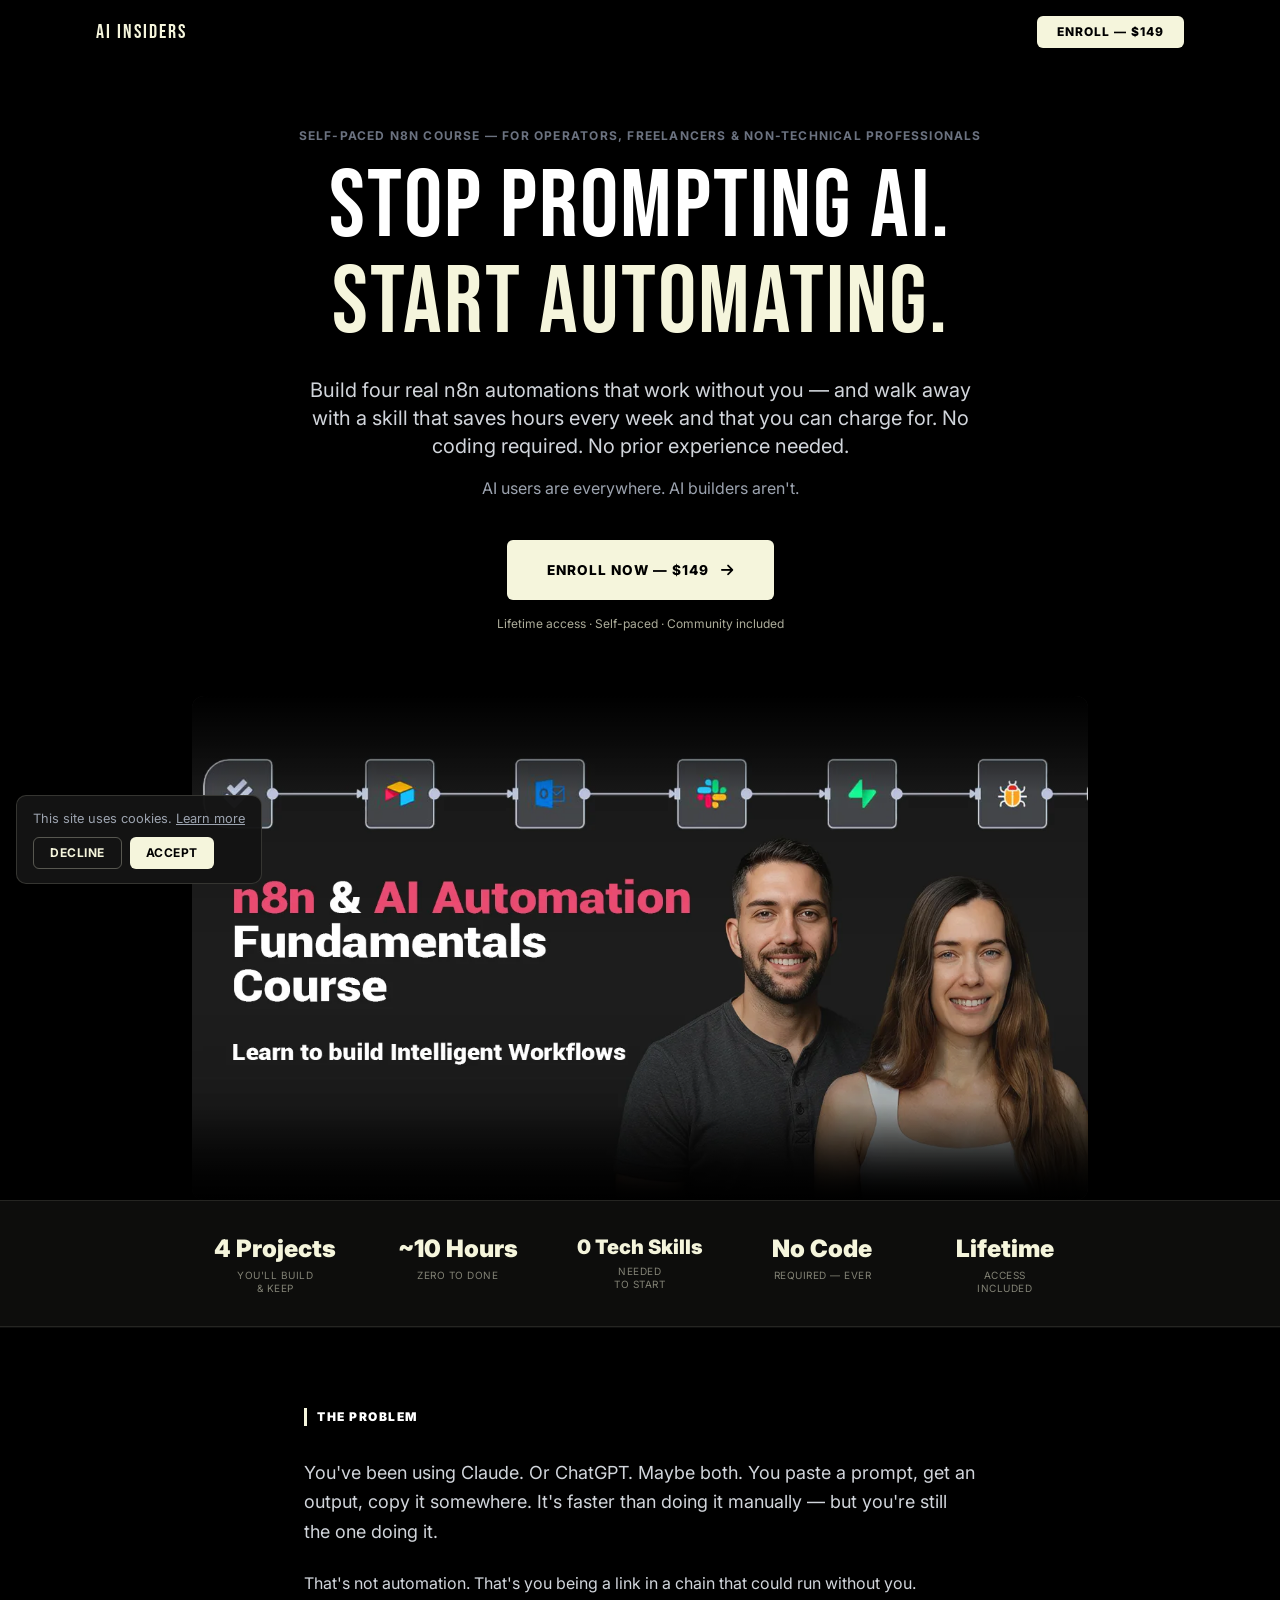
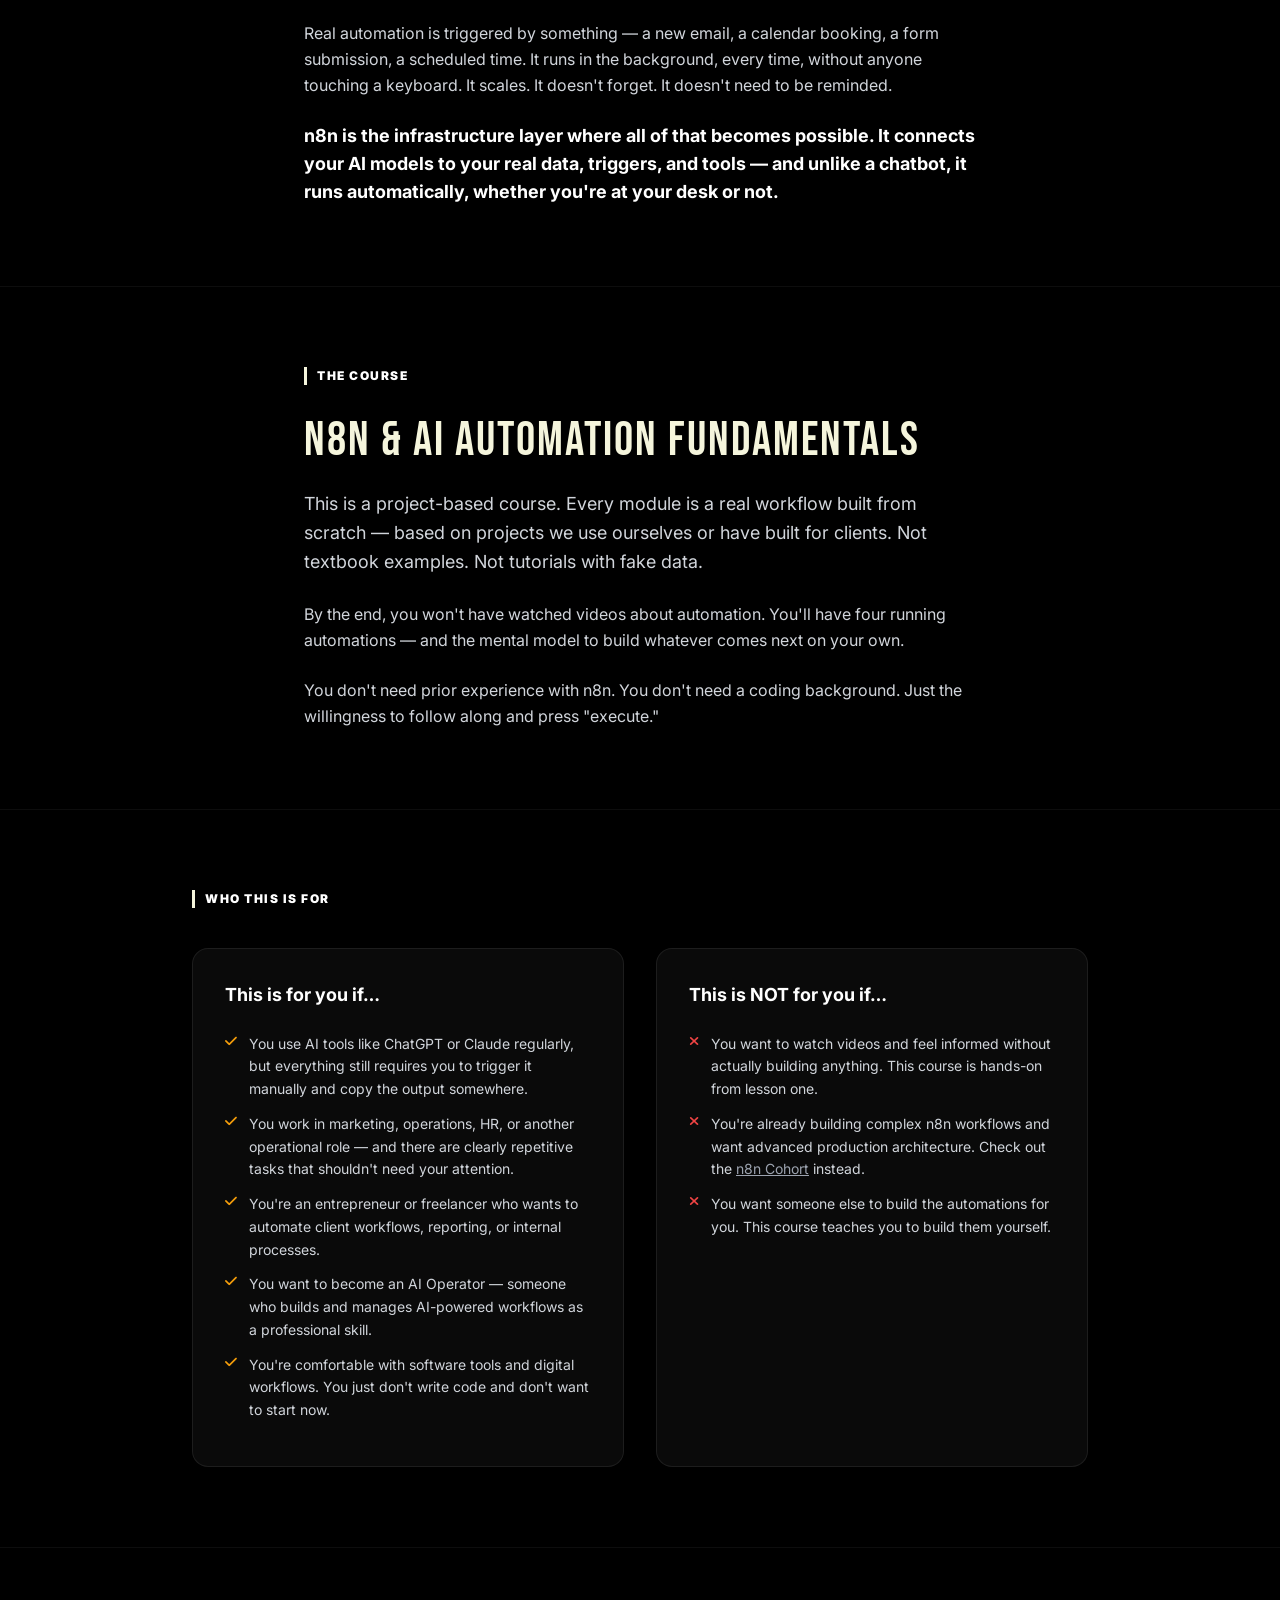
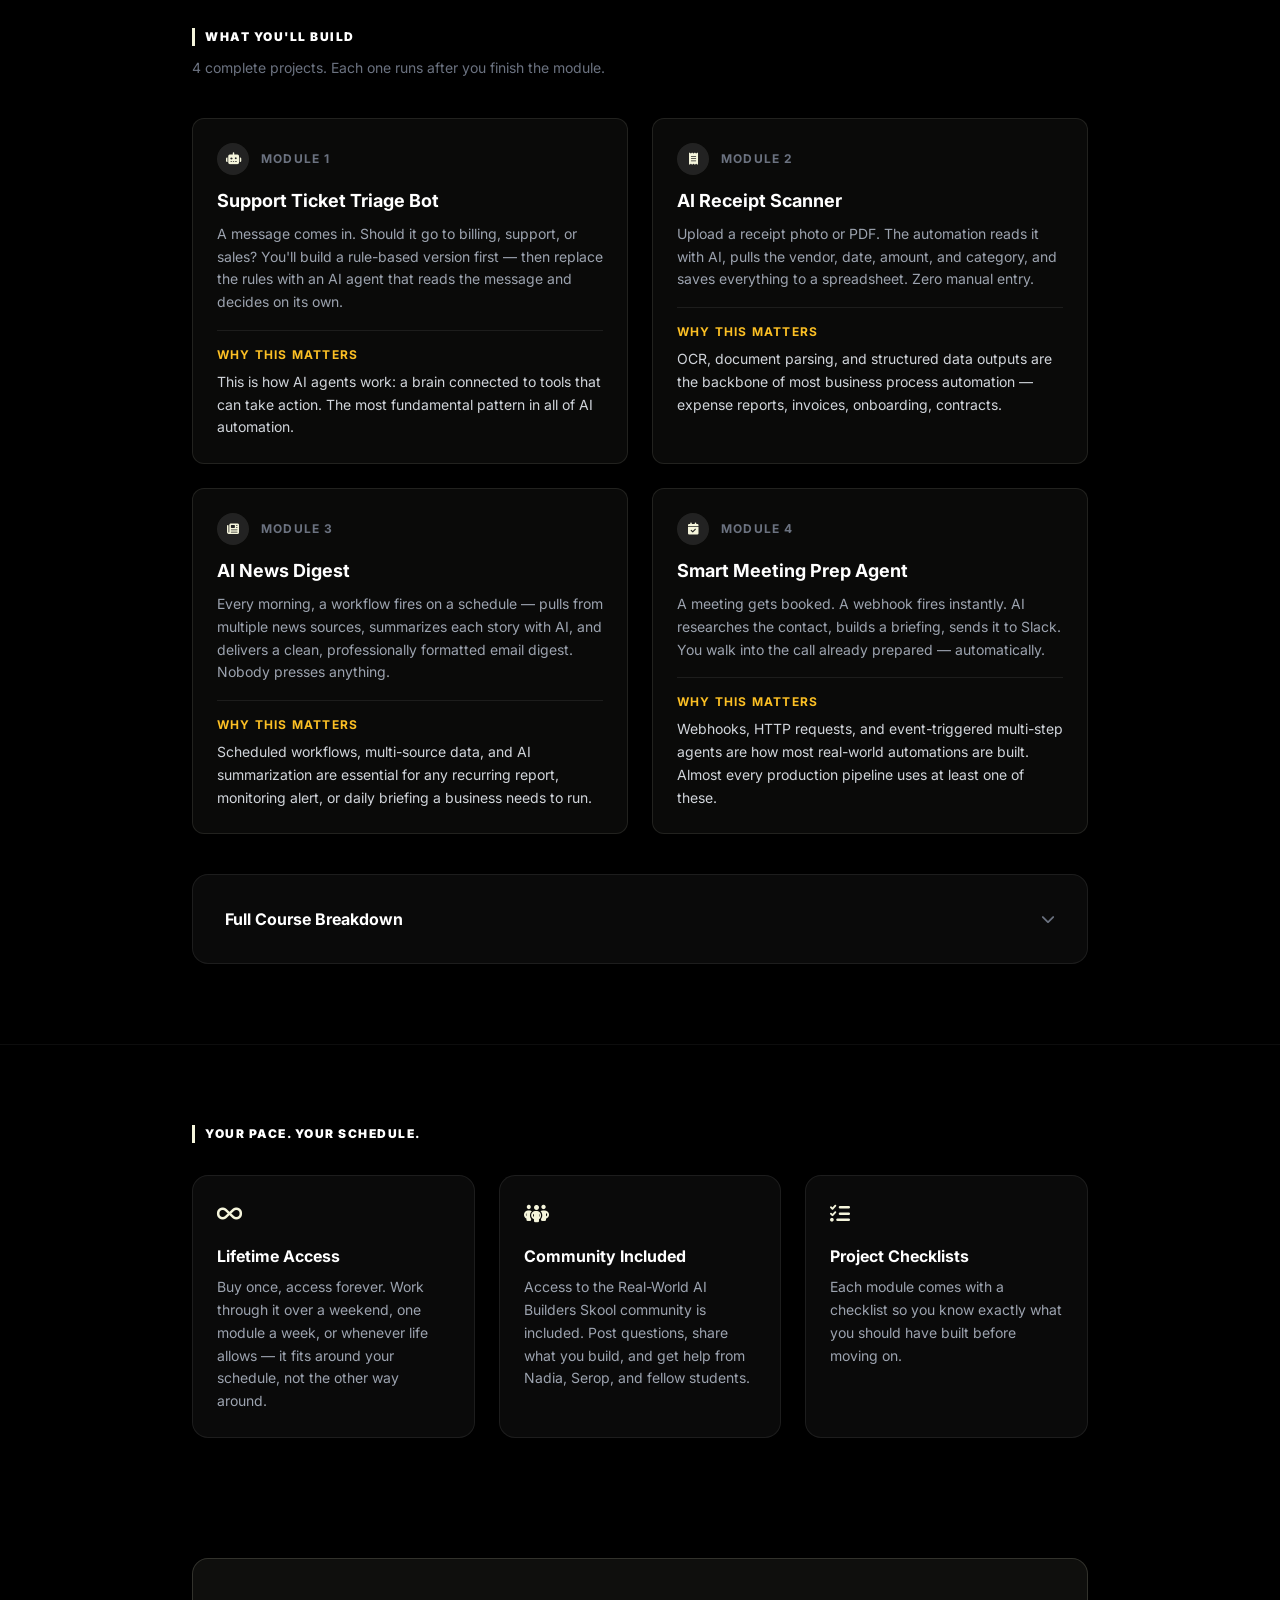
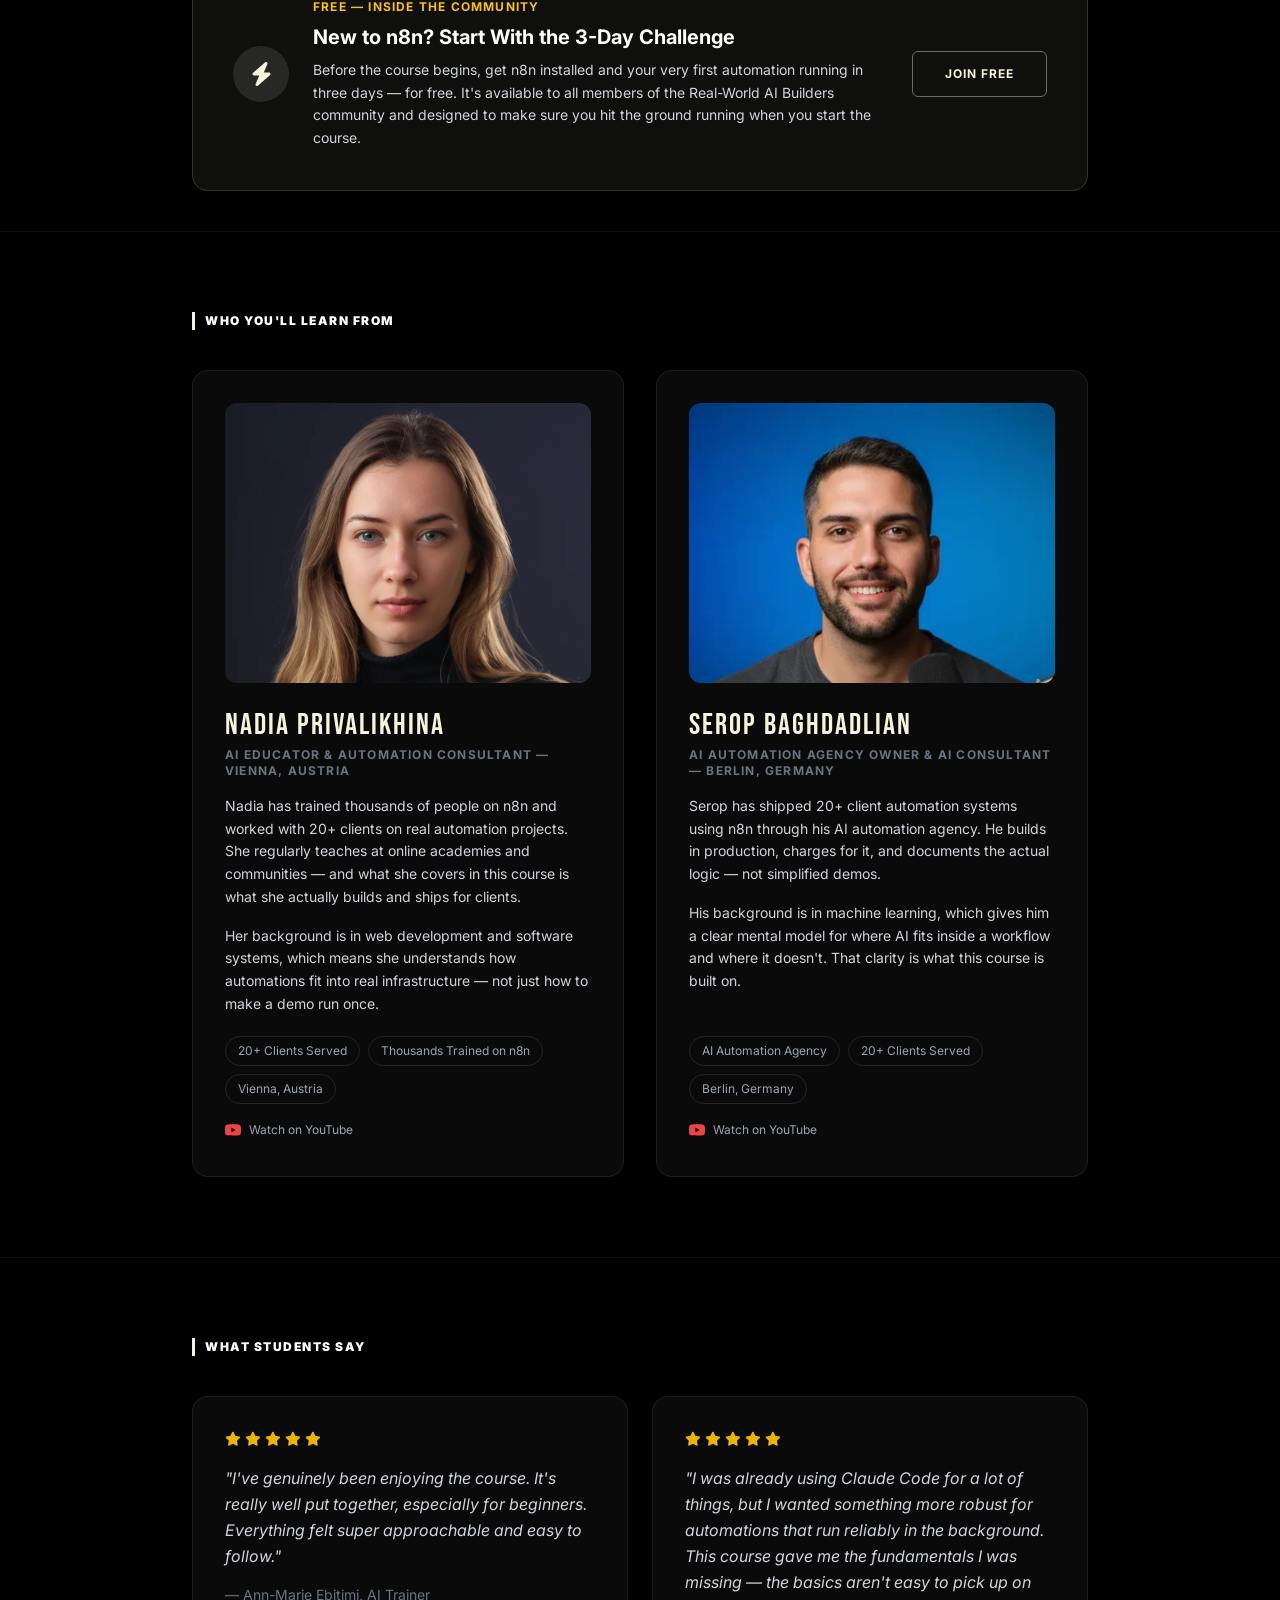
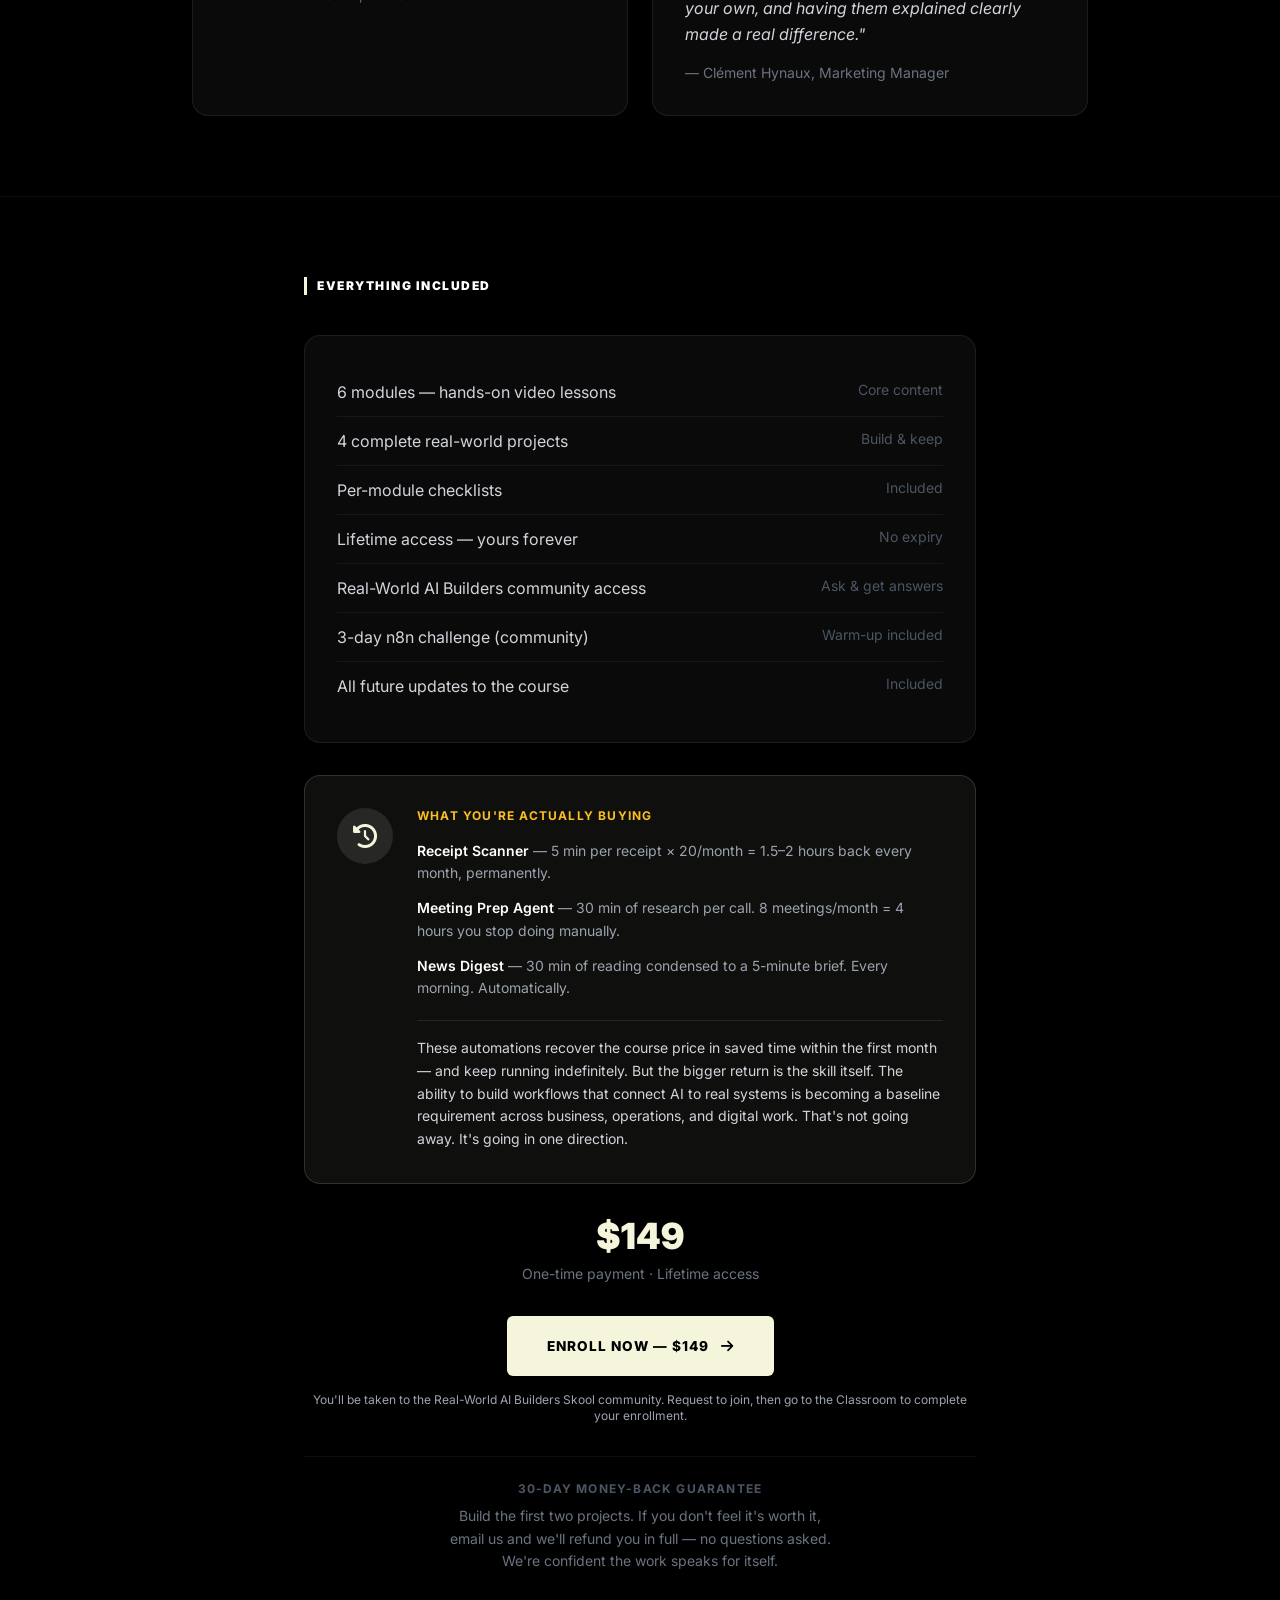
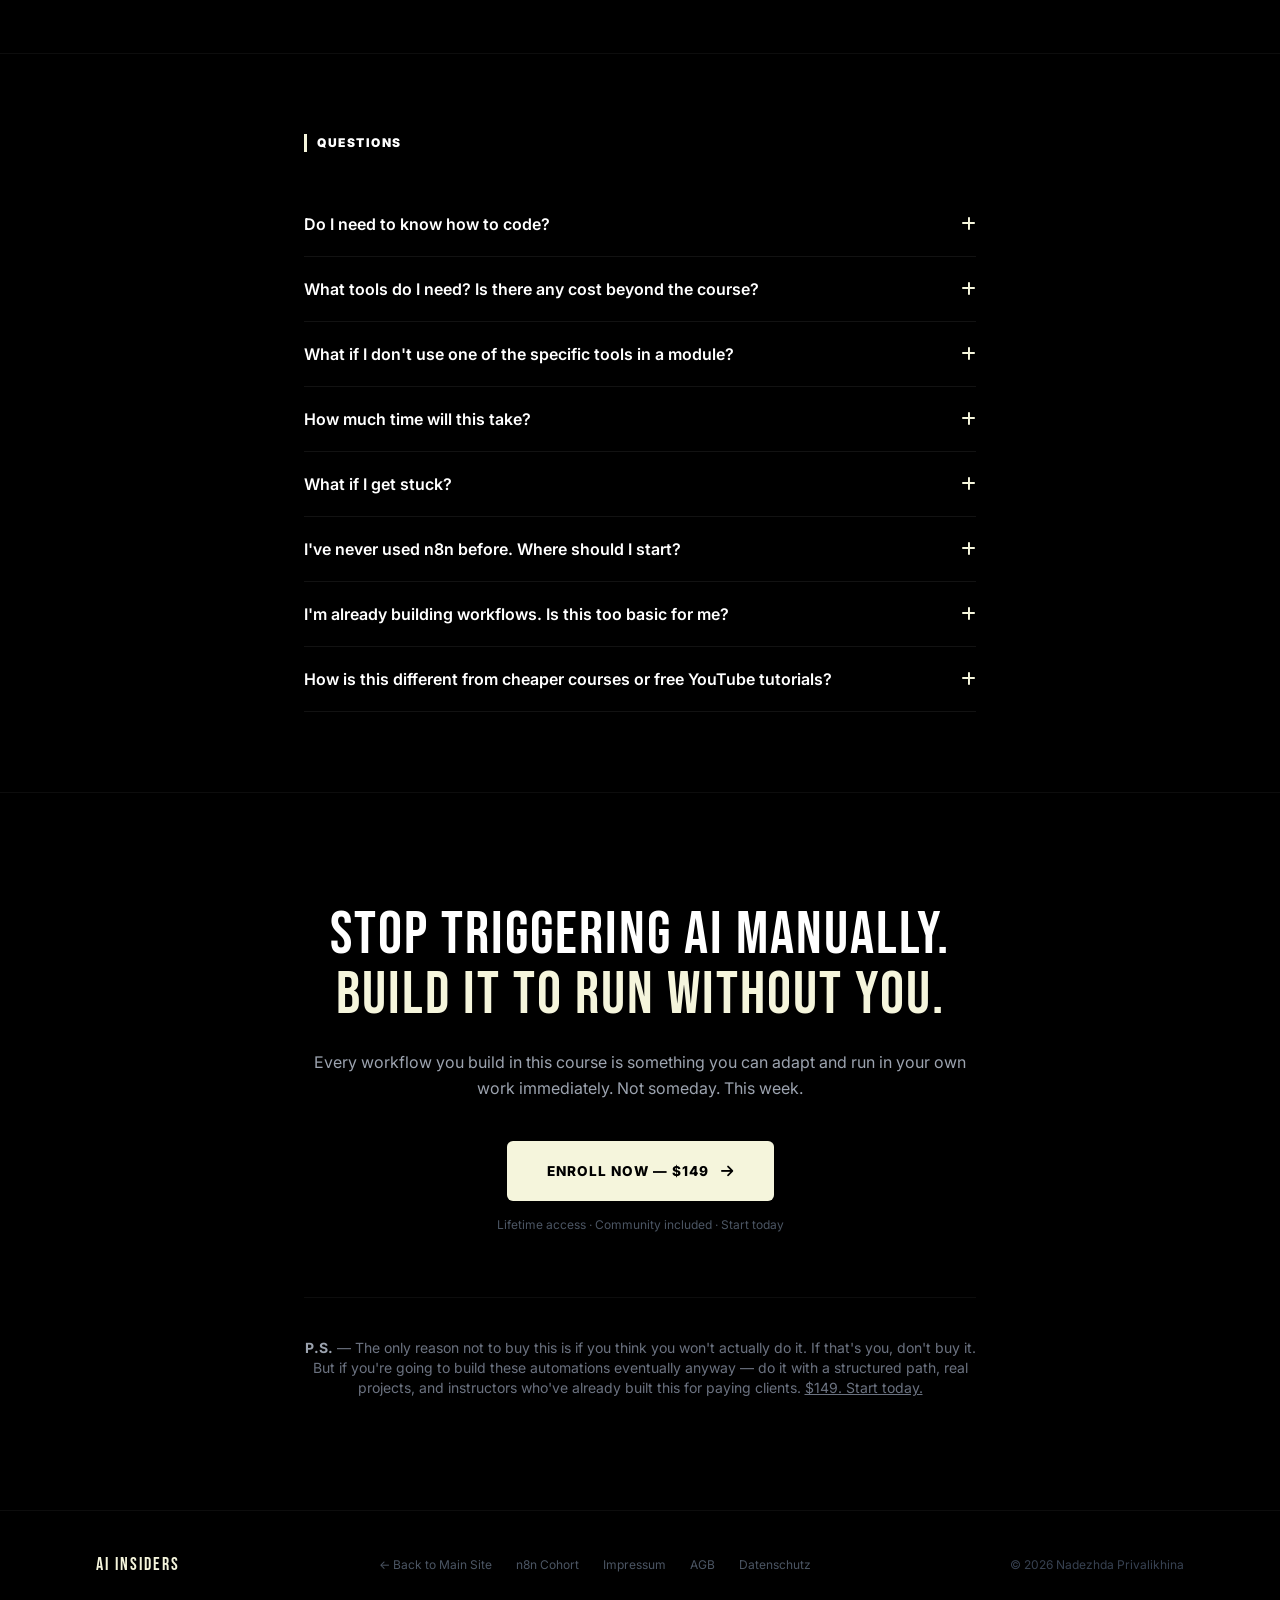
<file: course/index.html>
<!DOCTYPE html>
<html lang="en">
<head>
<!-- Google Analytics (loads only after cookie consent) -->
<script>
  window.dataLayer = window.dataLayer || [];
  function gtag(){dataLayer.push(arguments);}
  window.loadGoogleAnalytics = function() {
    if (window.gaLoaded) return;
    window.gaLoaded = true;
    var s = document.createElement('script');
    s.async = true;
    s.src = 'https://www.googletagmanager.com/gtag/js?id=G-5LYB92T39L';
    document.head.appendChild(s);
    gtag('js', new Date());
    gtag('config', 'G-5LYB92T39L');
  };
  if (localStorage.getItem('cookie_consent') === 'accepted') {
    window.loadGoogleAnalytics();
  }
</script>
    <meta charset="UTF-8">
    <meta name="viewport" content="width=device-width, initial-scale=1.0">
    <title>n8n & AI Automation Fundamentals — Learn to Build Real AI Workflows</title>
    <meta name="description" content="Build 4 real AI-powered workflows in n8n from scratch — no coding required. A self-paced course for AI operators, freelancers, and professionals who want automations that actually run.">
    <meta name="robots" content="index, follow">
    <link rel="canonical" href="https://www.aiinsiders.co/course/">

    <meta property="og:title" content="n8n & AI Automation Fundamentals — Build Real AI Workflows Without Code">
    <meta property="og:description" content="Learn to build 4 real AI-powered automations in n8n. Self-paced, beginner-friendly, taught by Nadia Privalikhina and Serop.">
    <meta property="og:url" content="https://www.aiinsiders.co/course/">
    <meta property="og:type" content="website">
    <meta property="og:image" content="https://www.aiinsiders.co/resources/beginner-course-li.webp">

    <meta name="twitter:card" content="summary_large_image">
    <meta name="twitter:title" content="n8n & AI Automation Fundamentals — Build Real AI Workflows Without Code">
    <meta name="twitter:description" content="Build 4 real AI-powered workflows in n8n from scratch — no coding required. Self-paced, $149, lifetime access.">
    <meta name="twitter:image" content="https://www.aiinsiders.co/resources/beginner-course-li.webp">

    <link rel="preconnect" href="https://fonts.googleapis.com">
    <link rel="preconnect" href="https://fonts.gstatic.com" crossorigin>
    <link href="https://fonts.googleapis.com/css2?family=Inter:wght@400;500;600;700;800;900&family=Bebas+Neue&display=swap" rel="stylesheet">
    <link rel="stylesheet" href="https://cdnjs.cloudflare.com/ajax/libs/font-awesome/6.5.1/css/all.min.css">
    <link rel="stylesheet" href="../styles.css">

    <style>
        body {
            font-family: 'Inter', sans-serif;
            background-color: #000000;
            color: #ffffff;
            margin: 0;
            padding: 0;
        }
        .header-font { font-family: 'Bebas Neue', cursive; letter-spacing: 2px; }
        .accent-text { color: #f5f5dc; }
        .accent-border { border-color: #f5f5dc; }
        .section-header {
            color: #ffffff;
            font-weight: 900;
            letter-spacing: 1.5px;
            text-transform: uppercase;
            font-size: 0.75rem;
            border-left: 3px solid #f5f5dc;
            padding-left: 10px;
        }
        nav { transition: background-color 0.3s; }
        nav.scrolled {
            background-color: rgba(0,0,0,0.95);
            backdrop-filter: blur(12px);
            border-bottom: 1px solid rgba(255,255,255,0.05);
        }
        .cta-btn {
            display: inline-block;
            background-color: #f5f5dc;
            color: #000000;
            font-weight: 800;
            font-size: 0.85rem;
            letter-spacing: 1px;
            text-transform: uppercase;
            padding: 0.875rem 2rem;
            border-radius: 6px;
            text-decoration: none;
            transition: background-color 0.2s, transform 0.15s;
        }
        .cta-btn:hover { background-color: #e8e8c8; transform: translateY(-1px); }
        .cta-btn-outline {
            display: inline-block;
            background: transparent;
            color: #f5f5dc;
            font-weight: 700;
            font-size: 0.85rem;
            letter-spacing: 1px;
            text-transform: uppercase;
            padding: 0.875rem 2rem;
            border-radius: 6px;
            border: 1px solid rgba(245,245,220,0.4);
            text-decoration: none;
            transition: border-color 0.2s, transform 0.15s;
        }
        .cta-btn-outline:hover { border-color: #f5f5dc; transform: translateY(-1px); }
        .card {
            background: rgba(255,255,255,0.04);
            border: 1px solid rgba(255,255,255,0.08);
            border-radius: 16px;
            transition: border-color 0.3s;
        }
        .card:hover { border-color: rgba(245,245,220,0.2); }
        .module-card {
            background: rgba(245,245,220,0.04);
            border: 1px solid rgba(245,245,220,0.1);
            border-radius: 12px;
            padding: 1.5rem;
        }
        .check-item { display: flex; align-items: flex-start; gap: 0.75rem; margin-bottom: 0.75rem; }
        .check-icon { color: #F59E0B; margin-top: 2px; flex-shrink: 0; font-size: 0.85rem; }
        .x-icon { color: #EF4444; margin-top: 2px; flex-shrink: 0; font-size: 0.85rem; }
        .faq-item { border-bottom: 1px solid rgba(255,255,255,0.07); }
        .faq-question {
            width: 100%;
            text-align: left;
            background: none;
            border: none;
            color: #fff;
            font-size: 1rem;
            font-weight: 600;
            padding: 1.25rem 0;
            cursor: pointer;
            display: flex;
            justify-content: space-between;
            align-items: center;
        }
        .faq-answer { display: none; padding-bottom: 1.25rem; color: rgba(255,255,255,0.7); line-height: 1.7; }
        .faq-answer.open { display: block; }
        .faq-icon { transition: transform 0.2s; color: #f5f5dc; }
        .faq-icon.rotated { transform: rotate(45deg); }
        .proof-bar {
            background: rgba(245,245,220,0.05);
            border-top: 1px solid rgba(245,245,220,0.1);
            border-bottom: 1px solid rgba(245,245,220,0.1);
        }
        .value-row { display: flex; justify-content: space-between; padding: 0.75rem 0; border-bottom: 1px solid rgba(255,255,255,0.06); }
        .value-row:last-child { border-bottom: none; }
        .so-what {
            margin-top: 1rem;
            padding-top: 1rem;
            border-top: 1px solid rgba(255,255,255,0.08);
        }
        .challenge-banner {
            background: rgba(245,245,220,0.06);
            border: 1px solid rgba(245,245,220,0.15);
            border-radius: 16px;
        }
    </style>

    <script type="application/ld+json">
    {
      "@context": "https://schema.org",
      "@graph": [
        {
          "@type": "Course",
          "@id": "https://www.aiinsiders.co/course/",
          "name": "n8n & AI Automation Fundamentals",
          "description": "Build 4 real AI-powered workflows in n8n from scratch — no coding required. A self-paced course for AI operators, freelancers, and professionals who want automations that actually run.",
          "url": "https://www.aiinsiders.co/course/",
          "image": "https://www.aiinsiders.co/resources/beginner-course-li.webp",
          "provider": {
            "@type": "Organization",
            "name": "AI Insiders",
            "url": "https://www.aiinsiders.co"
          },
          "instructor": [
            {
              "@type": "Person",
              "name": "Nadia Privalikhina",
              "jobTitle": "AI Educator & Automation Consultant",
              "description": "AI educator and automation consultant based in Vienna, Austria. Has trained thousands of people on n8n and worked with 20+ clients on real automation projects.",
              "sameAs": [
                "https://www.linkedin.com/in/nadezhda-privalikhina/",
                "https://www.youtube.com/@nadiaaiinsiders"
              ]
            },
            {
              "@type": "Person",
              "name": "Serop Baghdadlian",
              "jobTitle": "AI Automation Agency Owner",
              "description": "AI automation agency owner based in Berlin, Germany. Has shipped 20+ production systems for clients ranging from scaling startups to Fortune 500 companies.",
              "sameAs": [
                "https://www.linkedin.com/in/serop-baghdadlian/",
                "https://www.youtube.com/@serop-ai"
              ]
            }
          ],
          "offers": {
            "@type": "Offer",
            "price": "149",
            "priceCurrency": "USD",
            "availability": "https://schema.org/InStock",
            "url": "https://www.skool.com/real-world-n8n-community-6528/about"
          },
          "courseMode": "online",
          "educationalLevel": "Beginner",
          "timeRequired": "PT10H",
          "teaches": [
            "n8n workflow automation",
            "AI agent building",
            "No-code automation",
            "Webhook integration",
            "API connection",
            "AI-powered data processing",
            "Scheduled automation workflows",
            "Error handling in automation"
          ],
          "hasCourseInstance": {
            "@type": "CourseInstance",
            "courseMode": "online",
            "courseWorkload": "PT10H",
            "instructor": [
              { "@type": "Person", "name": "Nadia Privalikhina" },
              { "@type": "Person", "name": "Serop Baghdadlian" }
            ]
          },
          "aggregateRating": {
            "@type": "AggregateRating",
            "ratingValue": "5",
            "ratingCount": "2",
            "reviewCount": "2"
          },
          "review": [
            {
              "@type": "Review",
              "reviewRating": { "@type": "Rating", "ratingValue": "5" },
              "author": { "@type": "Person", "name": "Ann-Marie Ebitimi" },
              "reviewBody": "I've genuinely been enjoying the course. It's really well put together, especially for beginners. Everything felt super approachable and easy to follow."
            },
            {
              "@type": "Review",
              "reviewRating": { "@type": "Rating", "ratingValue": "5" },
              "author": { "@type": "Person", "name": "Clément Hynaux" },
              "reviewBody": "I was already using Claude Code for a lot of things, but I wanted something more robust for automations that run reliably in the background. This course gave me the fundamentals I was missing."
            }
          ]
        },
        {
          "@type": "FAQPage",
          "mainEntity": [
            {
              "@type": "Question",
              "name": "Do I need to know how to code to take this course?",
              "acceptedAnswer": {
                "@type": "Answer",
                "text": "No. This course was built specifically for non-technical professionals. You'll learn by doing — building real workflows — and the only tool you need to know how to use beforehand is a web browser."
              }
            },
            {
              "@type": "Question",
              "name": "What tools do I need? Is there any cost beyond the course?",
              "acceptedAnswer": {
                "@type": "Answer",
                "text": "n8n has a free self-hosted option and a free cloud tier. Most tools used in the course — including AI APIs and Cal.com — have free tiers sufficient for learning. Exa, used in one module, includes free usage that covers everything you'll do in the course."
              }
            },
            {
              "@type": "Question",
              "name": "How much time will the n8n course take?",
              "acceptedAnswer": {
                "@type": "Answer",
                "text": "There are around 4 hours of recorded content. To actually build each project and apply what you've learned, plan for 10–12 hours of focused study total. There's no deadline and access doesn't expire — work through it at whatever pace fits your life."
              }
            },
            {
              "@type": "Question",
              "name": "What if I get stuck during the course?",
              "acceptedAnswer": {
                "@type": "Answer",
                "text": "Your enrollment includes access to the Real-World AI Builders community. Post your question, share a screenshot, describe where you're stuck — Nadia, Serop, and fellow students are there to help."
              }
            },
            {
              "@type": "Question",
              "name": "I've never used n8n before. Can I still take this course?",
              "acceptedAnswer": {
                "@type": "Answer",
                "text": "Yes. This course starts from zero — no prior n8n experience needed. If you want a gentle warm-up first, the free 3-day n8n challenge inside the community walks you through installing n8n and building your first automation before the course even starts."
              }
            },
            {
              "@type": "Question",
              "name": "I'm already building n8n workflows. Is this course too basic for me?",
              "acceptedAnswer": {
                "@type": "Answer",
                "text": "If you can already build multi-node n8n workflows and have connected AI models to external APIs, this course is likely too introductory. The n8n Cohort at https://www.aiinsiders.co/cohort/ is built for people at that level who want to go from working prototypes to production-ready systems."
              }
            },
            {
              "@type": "Question",
              "name": "How is this course different from free YouTube tutorials on n8n?",
              "acceptedAnswer": {
                "@type": "Answer",
                "text": "Most n8n content online shows you how a node works in isolation. This course teaches you how automations are actually built for clients — the logic, the decisions, the failure handling, and why things are structured the way they are. By the end, you'll have four working automations that save you real time from the day you finish them."
              }
            },
            {
              "@type": "Question",
              "name": "What if I want a refund?",
              "acceptedAnswer": {
                "@type": "Answer",
                "text": "Build the first two projects. If you don't feel it's worth it, email us and we'll refund you in full within 30 days — no questions asked."
              }
            }
          ]
        },
        {
          "@type": "BreadcrumbList",
          "itemListElement": [
            {
              "@type": "ListItem",
              "position": 1,
              "name": "Home",
              "item": "https://www.aiinsiders.co/"
            },
            {
              "@type": "ListItem",
              "position": 2,
              "name": "n8n & AI Automation Fundamentals",
              "item": "https://www.aiinsiders.co/course/"
            }
          ]
        }
      ]
    }
    </script>
</head>
<body>

<script src="/cookie-banner.js"></script>

<!-- NAV -->
<nav id="navbar" class="fixed top-0 left-0 right-0 z-50 px-6 md:px-16 lg:px-24 py-4 flex items-center justify-between">
    <a href="/" class="flex items-center gap-2 text-white no-underline">
        <span class="header-font text-xl tracking-widest accent-text">AI INSIDERS</span>
    </a>
    <a href="https://www.skool.com/real-world-n8n-community-6528/about" target="_blank" class="cta-btn !py-2 !px-5 !text-xs">Enroll — $149</a>
</nav>

<!-- ===================== HERO ===================== -->
<section class="pt-32 pb-16 px-6 md:px-16 lg:px-24">
    <div class="max-w-4xl mx-auto text-center">
        <p class="text-xs font-bold tracking-widest uppercase text-gray-500 mb-4">Self-Paced n8n Course &mdash; For Operators, Freelancers &amp; Non-Technical Professionals</p>
        <h1 class="header-font text-5xl md:text-7xl lg:text-8xl leading-tight mb-6">
            Stop Prompting AI.<br>
            <span class="accent-text">Start Automating.</span>
        </h1>
        <p class="text-lg md:text-xl text-gray-300 leading-relaxed mb-4 max-w-2xl mx-auto">
            Build four real n8n automations that work without you — and walk away with a skill that saves hours every week and that you can charge for. No coding required. No prior experience needed.
        </p>
        <p class="text-base text-gray-400 mb-10">AI users are everywhere. AI builders aren't.</p>
        <a href="https://www.skool.com/real-world-n8n-community-6528/about" target="_blank" class="cta-btn text-lg !py-4 !px-10">
            Enroll Now — $149 <i class="fa-solid fa-arrow-right ml-2 text-sm"></i>
        </a>
        <p class="text-xs accent-text mt-4 opacity-70">Lifetime access &middot; Self-paced &middot; Community included</p>
    </div>
</section>

<!-- ===================== COURSE BANNER ===================== -->
<div class="px-6 md:px-16 lg:px-24">
    <div class="max-w-4xl mx-auto relative">
        <img src="../resources/beginner-course-li.webp" alt="n8n & AI Automation Fundamentals — Learn to Build Intelligent Workflows" class="w-full rounded-xl object-cover block" loading="eager">
        <div class="absolute top-0 left-0 right-0 h-24 rounded-t-xl" style="background: linear-gradient(to top, transparent, #000000);"></div>
        <div class="absolute bottom-0 left-0 right-0 h-24 rounded-b-xl" style="background: linear-gradient(to bottom, transparent, #000000);"></div>
    </div>
</div>

<!-- ===================== SOCIAL PROOF BAR ===================== -->
<div class="proof-bar py-8 px-6 md:px-16 lg:px-24">
    <div class="max-w-4xl mx-auto grid grid-cols-5 gap-4 text-center">
        <div>
            <div class="text-xl md:text-2xl font-black accent-text whitespace-nowrap">4 Projects</div>
            <div class="text-[10px] accent-text opacity-50 uppercase tracking-wider mt-1 leading-tight">You'll Build<br>&amp; Keep</div>
        </div>
        <div>
            <div class="text-xl md:text-2xl font-black accent-text whitespace-nowrap">~10 Hours</div>
            <div class="text-[10px] accent-text opacity-50 uppercase tracking-wider mt-1 leading-tight">Zero to Done</div>
        </div>
        <div>
            <div class="text-base md:text-xl font-black accent-text whitespace-nowrap">0 Tech Skills</div>
            <div class="text-[10px] accent-text opacity-50 uppercase tracking-wider mt-1 leading-tight">Needed<br>to Start</div>
        </div>
        <div>
            <div class="text-xl md:text-2xl font-black accent-text whitespace-nowrap">No Code</div>
            <div class="text-[10px] accent-text opacity-50 uppercase tracking-wider mt-1 leading-tight">Required — Ever</div>
        </div>
        <div>
            <div class="text-xl md:text-2xl font-black accent-text whitespace-nowrap">Lifetime</div>
            <div class="text-[10px] accent-text opacity-50 uppercase tracking-wider mt-1 leading-tight">Access<br>Included</div>
        </div>
    </div>
</div>

<!-- ===================== PROBLEM ===================== -->
<section class="py-16 md:py-20 px-6 md:px-16 lg:px-24 border-t border-white/5">
    <div class="max-w-2xl mx-auto">
        <h3 class="section-header mb-8">The Problem</h3>
        <p class="text-gray-300 text-lg leading-relaxed mb-6">
            You've been using Claude. Or ChatGPT. Maybe both. You paste a prompt, get an output, copy it somewhere. It's faster than doing it manually — but you're still the one doing it.
        </p>
        <p class="text-gray-300 leading-relaxed mb-6">
            That's not automation. That's you being a link in a chain that could run without you.
        </p>
        <p class="text-gray-300 leading-relaxed mb-6">
            Real automation is triggered by something — a new email, a calendar booking, a form submission, a scheduled time. It runs in the background, every time, without anyone touching a keyboard. It scales. It doesn't forget. It doesn't need to be reminded.
        </p>
        <p class="font-bold text-white text-lg">
            n8n is the infrastructure layer where all of that becomes possible. It connects your AI models to your real data, triggers, and tools — and unlike a chatbot, it runs automatically, whether you're at your desk or not.
        </p>
    </div>
</section>

<!-- ===================== SOLUTION ===================== -->
<section class="py-16 md:py-20 px-6 md:px-16 lg:px-24 border-t border-white/5">
    <div class="max-w-2xl mx-auto">
        <h3 class="section-header mb-8">The Course</h3>
        <h2 class="header-font text-4xl md:text-5xl accent-text mb-6">n8n &amp; AI Automation Fundamentals</h2>
        <p class="text-gray-300 text-lg leading-relaxed mb-6">
            This is a project-based course. Every module is a real workflow built from scratch — based on projects we use ourselves or have built for clients. Not textbook examples. Not tutorials with fake data.
        </p>
        <p class="text-gray-300 leading-relaxed mb-6">
            By the end, you won't have watched videos about automation. You'll have four running automations — and the mental model to build whatever comes next on your own.
        </p>
        <p class="text-gray-300 leading-relaxed">
            You don't need prior experience with n8n. You don't need a coding background. Just the willingness to follow along and press "execute."
        </p>
    </div>
</section>

<!-- ===================== WHO IT'S FOR ===================== -->
<section class="py-16 md:py-20 px-6 md:px-16 lg:px-24 border-t border-white/5">
    <div class="max-w-4xl mx-auto">
        <h3 class="section-header mb-10">Who This Is For</h3>
        <div class="grid md:grid-cols-2 gap-8">
            <div class="card p-8">
                <h4 class="font-bold text-white mb-6 text-lg">This is for you if&hellip;</h4>
                <div class="check-item">
                    <i class="fa-solid fa-check check-icon"></i>
                    <p class="text-gray-300 text-sm leading-relaxed">You use AI tools like ChatGPT or Claude regularly, but everything still requires you to trigger it manually and copy the output somewhere.</p>
                </div>
                <div class="check-item">
                    <i class="fa-solid fa-check check-icon"></i>
                    <p class="text-gray-300 text-sm leading-relaxed">You work in marketing, operations, HR, or another operational role — and there are clearly repetitive tasks that shouldn't need your attention.</p>
                </div>
                <div class="check-item">
                    <i class="fa-solid fa-check check-icon"></i>
                    <p class="text-gray-300 text-sm leading-relaxed">You're an entrepreneur or freelancer who wants to automate client workflows, reporting, or internal processes.</p>
                </div>
                <div class="check-item">
                    <i class="fa-solid fa-check check-icon"></i>
                    <p class="text-gray-300 text-sm leading-relaxed">You want to become an AI Operator — someone who builds and manages AI-powered workflows as a professional skill.</p>
                </div>
                <div class="check-item">
                    <i class="fa-solid fa-check check-icon"></i>
                    <p class="text-gray-300 text-sm leading-relaxed">You're comfortable with software tools and digital workflows. You just don't write code and don't want to start now.</p>
                </div>
            </div>
            <div class="card p-8">
                <h4 class="font-bold text-white mb-6 text-lg">This is NOT for you if&hellip;</h4>
                <div class="check-item">
                    <i class="fa-solid fa-xmark x-icon"></i>
                    <p class="text-gray-300 text-sm leading-relaxed">You want to watch videos and feel informed without actually building anything. This course is hands-on from lesson one.</p>
                </div>
                <div class="check-item">
                    <i class="fa-solid fa-xmark x-icon"></i>
                    <p class="text-gray-300 text-sm leading-relaxed">You're already building complex n8n workflows and want advanced production architecture. Check out the <a href="/cohort/" class="underline text-gray-400 hover:text-white">n8n Cohort</a> instead.</p>
                </div>
                <div class="check-item">
                    <i class="fa-solid fa-xmark x-icon"></i>
                    <p class="text-gray-300 text-sm leading-relaxed">You want someone else to build the automations for you. This course teaches you to build them yourself.</p>
                </div>
            </div>
        </div>
    </div>
</section>

<!-- ===================== WHAT YOU'LL BUILD ===================== -->
<section class="py-16 md:py-20 px-6 md:px-16 lg:px-24 border-t border-white/5">
    <div class="max-w-4xl mx-auto">
        <h3 class="section-header mb-3">What You'll Build</h3>
        <p class="text-gray-500 text-sm mb-10">4 complete projects. Each one runs after you finish the module.</p>

        <div class="grid md:grid-cols-2 gap-6 mb-10">

            <div class="module-card">
                <div class="flex items-center gap-3 mb-3">
                    <div class="w-8 h-8 rounded-full bg-white/10 flex items-center justify-center flex-shrink-0">
                        <i class="fa-solid fa-robot text-xs accent-text"></i>
                    </div>
                    <span class="text-xs font-bold uppercase tracking-widest text-gray-500">Module 1</span>
                </div>
                <h4 class="font-bold text-white text-lg mb-2">Support Ticket Triage Bot</h4>
                <p class="text-gray-400 text-sm leading-relaxed">
                    A message comes in. Should it go to billing, support, or sales? You'll build a rule-based version first — then replace the rules with an AI agent that reads the message and decides on its own.
                </p>
                <div class="so-what">
                    <p class="text-xs font-bold uppercase tracking-widest text-amber-400 mb-2">Why this matters</p>
                    <p class="text-gray-300 text-sm leading-relaxed">This is how AI agents work: a brain connected to tools that can take action. The most fundamental pattern in all of AI automation.</p>
                </div>
            </div>

            <div class="module-card">
                <div class="flex items-center gap-3 mb-3">
                    <div class="w-8 h-8 rounded-full bg-white/10 flex items-center justify-center flex-shrink-0">
                        <i class="fa-solid fa-receipt text-xs accent-text"></i>
                    </div>
                    <span class="text-xs font-bold uppercase tracking-widest text-gray-500">Module 2</span>
                </div>
                <h4 class="font-bold text-white text-lg mb-2">AI Receipt Scanner</h4>
                <p class="text-gray-400 text-sm leading-relaxed">
                    Upload a receipt photo or PDF. The automation reads it with AI, pulls the vendor, date, amount, and category, and saves everything to a spreadsheet. Zero manual entry.
                </p>
                <div class="so-what">
                    <p class="text-xs font-bold uppercase tracking-widest text-amber-400 mb-2">Why this matters</p>
                    <p class="text-gray-300 text-sm leading-relaxed">OCR, document parsing, and structured data outputs are the backbone of most business process automation — expense reports, invoices, onboarding, contracts.</p>
                </div>
            </div>

            <div class="module-card">
                <div class="flex items-center gap-3 mb-3">
                    <div class="w-8 h-8 rounded-full bg-white/10 flex items-center justify-center flex-shrink-0">
                        <i class="fa-solid fa-newspaper text-xs accent-text"></i>
                    </div>
                    <span class="text-xs font-bold uppercase tracking-widest text-gray-500">Module 3</span>
                </div>
                <h4 class="font-bold text-white text-lg mb-2">AI News Digest</h4>
                <p class="text-gray-400 text-sm leading-relaxed">
                    Every morning, a workflow fires on a schedule — pulls from multiple news sources, summarizes each story with AI, and delivers a clean, professionally formatted email digest. Nobody presses anything.
                </p>
                <div class="so-what">
                    <p class="text-xs font-bold uppercase tracking-widest text-amber-400 mb-2">Why this matters</p>
                    <p class="text-gray-300 text-sm leading-relaxed">Scheduled workflows, multi-source data, and AI summarization are essential for any recurring report, monitoring alert, or daily briefing a business needs to run.</p>
                </div>
            </div>

            <div class="module-card">
                <div class="flex items-center gap-3 mb-3">
                    <div class="w-8 h-8 rounded-full bg-white/10 flex items-center justify-center flex-shrink-0">
                        <i class="fa-solid fa-calendar-check text-xs accent-text"></i>
                    </div>
                    <span class="text-xs font-bold uppercase tracking-widest text-gray-500">Module 4</span>
                </div>
                <h4 class="font-bold text-white text-lg mb-2">Smart Meeting Prep Agent</h4>
                <p class="text-gray-400 text-sm leading-relaxed">
                    A meeting gets booked. A webhook fires instantly. AI researches the contact, builds a briefing, sends it to Slack. You walk into the call already prepared — automatically.
                </p>
                <div class="so-what">
                    <p class="text-xs font-bold uppercase tracking-widest text-amber-400 mb-2">Why this matters</p>
                    <p class="text-gray-300 text-sm leading-relaxed">Webhooks, HTTP requests, and event-triggered multi-step agents are how most real-world automations are built. Almost every production pipeline uses at least one of these.</p>
                </div>
            </div>
        </div>

        <details class="card p-6 md:p-8">
            <summary class="font-bold text-white cursor-pointer flex justify-between items-center list-none">
                <span>Full Course Breakdown</span>
                <i class="fa-solid fa-chevron-down text-gray-500 text-sm"></i>
            </summary>
            <div class="grid md:grid-cols-2 gap-x-8 mt-6">
                <div>
                    <p class="text-xs font-bold uppercase tracking-widest text-gray-600 mb-3">Module 0 — Introduction</p>
                    <ul class="text-gray-400 text-sm space-y-1 mb-4 list-disc list-inside">
                        <li>What automation actually is (and isn't)</li>
                        <li>Why n8n over other tools</li>
                        <li>Setting up your workspace</li>
                    </ul>
                    <p class="text-xs font-bold uppercase tracking-widest text-gray-600 mb-3">Module 1 — Support Ticket Triage Bot</p>
                    <ul class="text-gray-400 text-sm space-y-1 mb-4 list-disc list-inside">
                        <li>Building logic rules with the Switch node</li>
                        <li>Replacing rules with an AI agent</li>
                        <li>How AI agents work in n8n</li>
                    </ul>
                    <p class="text-xs font-bold uppercase tracking-widest text-gray-600 mb-3">Module 2 — AI Receipt Scanner</p>
                    <ul class="text-gray-400 text-sm space-y-1 mb-4 list-disc list-inside">
                        <li>Building the intake form</li>
                        <li>OCR and AI text extraction</li>
                        <li>Saving structured data to Google Sheets</li>
                        <li>Handling PDFs</li>
                    </ul>
                </div>
                <div>
                    <p class="text-xs font-bold uppercase tracking-widest text-gray-600 mb-3">Module 3 — AI News Digest</p>
                    <ul class="text-gray-400 text-sm space-y-1 mb-4 list-disc list-inside">
                        <li>RSS feeds and web search as data sources</li>
                        <li>Merging, filtering, deduplicating</li>
                        <li>AI summarization and email delivery</li>
                        <li>Scheduling and keeping it running</li>
                    </ul>
                    <p class="text-xs font-bold uppercase tracking-widest text-gray-600 mb-3">Module 4 — Smart Meeting Prep Agent</p>
                    <ul class="text-gray-400 text-sm space-y-1 mb-4 list-disc list-inside">
                        <li>Webhooks and event-triggered flows</li>
                        <li>HTTP requests and external APIs</li>
                        <li>AI research and multi-tool agents</li>
                        <li>Slack notifications and CRM updates</li>
                    </ul>
                    <p class="text-xs font-bold uppercase tracking-widest text-gray-600 mb-3">Module 5 — Production &amp; Error Handling</p>
                    <ul class="text-gray-400 text-sm space-y-1 mb-4 list-disc list-inside">
                        <li>Making your workflows reliable</li>
                        <li>Failure alerts so nothing breaks silently</li>
                        <li>Next steps and what to build next</li>
                    </ul>
                </div>
            </div>
        </details>
    </div>
</section>

<!-- ===================== SELF-PACED ===================== -->
<section class="py-16 md:py-20 px-6 md:px-16 lg:px-24 border-t border-white/5">
    <div class="max-w-4xl mx-auto text-center">
        <h3 class="section-header mb-8 text-left">Your Pace. Your Schedule.</h3>
        <div class="grid md:grid-cols-3 gap-6 text-left">
            <div class="card p-6">
                <i class="fa-solid fa-infinity accent-text text-xl mb-4"></i>
                <h4 class="font-bold text-white mb-2">Lifetime Access</h4>
                <p class="text-gray-400 text-sm leading-relaxed">Buy once, access forever. Work through it over a weekend, one module a week, or whenever life allows — it fits around your schedule, not the other way around.</p>
            </div>
            <div class="card p-6">
                <i class="fa-solid fa-people-group accent-text text-xl mb-4"></i>
                <h4 class="font-bold text-white mb-2">Community Included</h4>
                <p class="text-gray-400 text-sm leading-relaxed">Access to the Real-World AI Builders Skool community is included. Post questions, share what you build, and get help from Nadia, Serop, and fellow students.</p>
            </div>
            <div class="card p-6">
                <i class="fa-solid fa-list-check accent-text text-xl mb-4"></i>
                <h4 class="font-bold text-white mb-2">Project Checklists</h4>
                <p class="text-gray-400 text-sm leading-relaxed">Each module comes with a checklist so you know exactly what you should have built before moving on.</p>
            </div>
        </div>
    </div>
</section>

<!-- ===================== FREE CHALLENGE CALLOUT ===================== -->
<section class="py-10 px-6 md:px-16 lg:px-24">
    <div class="max-w-4xl mx-auto">
        <div class="challenge-banner p-8 md:p-10 flex flex-col md:flex-row items-start md:items-center gap-6">
            <div class="flex-shrink-0">
                <div class="w-14 h-14 rounded-full bg-white/10 flex items-center justify-center">
                    <i class="fa-solid fa-bolt accent-text text-2xl"></i>
                </div>
            </div>
            <div class="flex-1">
                <p class="text-xs font-bold uppercase tracking-widest text-amber-400 mb-2">Free — Inside the Community</p>
                <h3 class="font-bold text-white text-xl mb-2">New to n8n? Start With the 3-Day Challenge</h3>
                <p class="text-gray-300 text-sm leading-relaxed">
                    Before the course begins, get n8n installed and your very first automation running in three days — for free. It's available to all members of the Real-World AI Builders community and designed to make sure you hit the ground running when you start the course.
                </p>
            </div>
            <a href="https://www.skool.com/real-world-n8n-community-6528/about" target="_blank" class="cta-btn-outline flex-shrink-0 !text-xs whitespace-nowrap">Join Free</a>
        </div>
    </div>
</section>

<!-- ===================== INSTRUCTORS ===================== -->
<section class="py-16 md:py-20 px-6 md:px-16 lg:px-24 border-t border-white/5">
    <div class="max-w-4xl mx-auto">
        <h3 class="section-header mb-10">Who You'll Learn From</h3>
        <div class="grid md:grid-cols-2 gap-8">

            <!-- Nadia -->
            <div class="card p-8 flex flex-col">
                <img src="../resources/nadia-professional-photo.webp" alt="Nadia Privalikhina" class="w-full rounded-xl object-cover mb-6" style="max-height: 280px; object-fit: cover; object-position: top;">
                <h2 class="header-font text-3xl accent-text mb-1">NADIA PRIVALIKHINA</h2>
                <p class="text-xs font-bold uppercase tracking-widest text-gray-500 mb-4">AI Educator &amp; Automation Consultant — Vienna, Austria</p>
                <p class="text-gray-300 text-sm leading-relaxed mb-4">
                    Nadia has trained thousands of people on n8n and worked with 20+ clients on real automation projects. She regularly teaches at online academies and communities — and what she covers in this course is what she actually builds and ships for clients.
                </p>
                <p class="text-gray-300 text-sm leading-relaxed mb-5">
                    Her background is in web development and software systems, which means she understands how automations fit into real infrastructure — not just how to make a demo run once.
                </p>
                <div class="mt-auto">
                    <div class="flex flex-wrap gap-2 mb-4">
                        <span class="text-xs px-3 py-1.5 rounded-full border border-white/10 text-gray-400">20+ Clients Served</span>
                        <span class="text-xs px-3 py-1.5 rounded-full border border-white/10 text-gray-400">Thousands Trained on n8n</span>
                        <span class="text-xs px-3 py-1.5 rounded-full border border-white/10 text-gray-400">Vienna, Austria</span>
                    </div>
                    <a href="https://www.youtube.com/@nadiaaiinsiders" target="_blank" class="inline-flex items-center gap-2 text-xs text-gray-400 hover:text-white transition-colors">
                        <svg class="w-4 h-4 text-red-500" fill="currentColor" viewBox="0 0 24 24"><path d="M23.498 6.186a3.016 3.016 0 0 0-2.122-2.136C19.505 3.545 12 3.545 12 3.545s-7.505 0-9.377.505A3.017 3.017 0 0 0 .502 6.186C0 8.07 0 12 0 12s0 3.93.502 5.814a3.016 3.016 0 0 0 2.122 2.136c1.871.505 9.376.505 9.376.505s7.505 0 9.377-.505a3.015 3.015 0 0 0 2.122-2.136C24 15.93 24 12 24 12s0-3.93-.502-5.814zM9.545 15.568V8.432L15.818 12l-6.273 3.568z"/></svg>
                        Watch on YouTube
                    </a>
                </div>
            </div>

            <!-- Serop -->
            <div class="card p-8 flex flex-col">
                <img src="../resources/instructor-serop-photo.webp" alt="Serop" class="w-full rounded-xl object-cover mb-6" style="max-height: 280px; object-fit: cover; object-position: center 20%;">
                <h2 class="header-font text-3xl accent-text mb-1">SEROP BAGHDADLIAN</h2>
                <p class="text-xs font-bold uppercase tracking-widest text-gray-500 mb-4">AI Automation Agency Owner &amp; AI Consultant — Berlin, Germany</p>
                <p class="text-gray-300 text-sm leading-relaxed mb-4">
                    Serop has shipped 20+ client automation systems using n8n through his AI automation agency. He builds in production, charges for it, and documents the actual logic — not simplified demos.
                </p>
                <p class="text-gray-300 text-sm leading-relaxed mb-5">
                    His background is in machine learning, which gives him a clear mental model for where AI fits inside a workflow and where it doesn't. That clarity is what this course is built on.
                </p>
                <div class="mt-auto">
                    <div class="flex flex-wrap gap-2 mb-4">
                        <span class="text-xs px-3 py-1.5 rounded-full border border-white/10 text-gray-400">AI Automation Agency</span>
                        <span class="text-xs px-3 py-1.5 rounded-full border border-white/10 text-gray-400">20+ Clients Served</span>
                        <span class="text-xs px-3 py-1.5 rounded-full border border-white/10 text-gray-400">Berlin, Germany</span>
                    </div>
                    <a href="https://www.youtube.com/@serop-ai" target="_blank" class="inline-flex items-center gap-2 text-xs text-gray-400 hover:text-white transition-colors">
                        <svg class="w-4 h-4 text-red-500" fill="currentColor" viewBox="0 0 24 24"><path d="M23.498 6.186a3.016 3.016 0 0 0-2.122-2.136C19.505 3.545 12 3.545 12 3.545s-7.505 0-9.377.505A3.017 3.017 0 0 0 .502 6.186C0 8.07 0 12 0 12s0 3.93.502 5.814a3.016 3.016 0 0 0 2.122 2.136c1.871.505 9.376.505 9.376.505s7.505 0 9.377-.505a3.015 3.015 0 0 0 2.122-2.136C24 15.93 24 12 24 12s0-3.93-.502-5.814zM9.545 15.568V8.432L15.818 12l-6.273 3.568z"/></svg>
                        Watch on YouTube
                    </a>
                </div>
            </div>

        </div>
    </div>
</section>

<!-- ===================== TESTIMONIALS ===================== -->
<section class="py-16 md:py-20 px-6 md:px-16 lg:px-24 border-t border-white/5">
    <div class="max-w-4xl mx-auto">
        <h3 class="section-header mb-10">What Students Say</h3>
        <div class="grid md:grid-cols-2 gap-6">
            <div class="card p-8">
                <div class="flex gap-1 mb-4">
                    <i class="fa-solid fa-star text-yellow-500 text-sm"></i>
                    <i class="fa-solid fa-star text-yellow-500 text-sm"></i>
                    <i class="fa-solid fa-star text-yellow-500 text-sm"></i>
                    <i class="fa-solid fa-star text-yellow-500 text-sm"></i>
                    <i class="fa-solid fa-star text-yellow-500 text-sm"></i>
                </div>
                <p class="text-gray-300 leading-relaxed mb-4 italic">"I've genuinely been enjoying the course. It's really well put together, especially for beginners. Everything felt super approachable and easy to follow."</p>
                <p class="text-sm text-gray-500">— Ann-Marie Ebitimi, AI Trainer</p>
            </div>
            <div class="card p-8">
                <div class="flex gap-1 mb-4">
                    <i class="fa-solid fa-star text-yellow-500 text-sm"></i>
                    <i class="fa-solid fa-star text-yellow-500 text-sm"></i>
                    <i class="fa-solid fa-star text-yellow-500 text-sm"></i>
                    <i class="fa-solid fa-star text-yellow-500 text-sm"></i>
                    <i class="fa-solid fa-star text-yellow-500 text-sm"></i>
                </div>
                <p class="text-gray-300 leading-relaxed mb-4 italic">"I was already using Claude Code for a lot of things, but I wanted something more robust for automations that run reliably in the background. This course gave me the fundamentals I was missing — the basics aren't easy to pick up on your own, and having them explained clearly made a real difference."</p>
                <p class="text-sm text-gray-500">— Clément Hynaux, Marketing Manager</p>
            </div>
        </div>
    </div>
</section>

<!-- ===================== OFFER / VALUE STACK ===================== -->
<section class="py-16 md:py-20 px-6 md:px-16 lg:px-24 border-t border-white/5">
    <div class="max-w-2xl mx-auto">
        <h3 class="section-header mb-10">Everything Included</h3>
        <div class="card p-8 mb-8">
            <div class="value-row">
                <span class="text-gray-300">6 modules — hands-on video lessons</span>
                <span class="text-gray-600 text-sm">Core content</span>
            </div>
            <div class="value-row">
                <span class="text-gray-300">4 complete real-world projects</span>
                <span class="text-gray-600 text-sm">Build &amp; keep</span>
            </div>
            <div class="value-row">
                <span class="text-gray-300">Per-module checklists</span>
                <span class="text-gray-600 text-sm">Included</span>
            </div>
            <div class="value-row">
                <span class="text-gray-300">Lifetime access — yours forever</span>
                <span class="text-gray-600 text-sm">No expiry</span>
            </div>
            <div class="value-row">
                <span class="text-gray-300">Real-World AI Builders community access</span>
                <span class="text-gray-600 text-sm">Ask &amp; get answers</span>
            </div>
            <div class="value-row">
                <span class="text-gray-300">3-day n8n challenge (community)</span>
                <span class="text-gray-600 text-sm">Warm-up included</span>
            </div>
            <div class="value-row">
                <span class="text-gray-300">All future updates to the course</span>
                <span class="text-gray-600 text-sm">Included</span>
            </div>
        </div>
        <div class="challenge-banner p-8 mb-8">
            <div class="flex flex-col md:flex-row items-start gap-6">
                <div class="flex-shrink-0">
                    <div class="w-14 h-14 rounded-full bg-white/10 flex items-center justify-center">
                        <i class="fa-solid fa-clock-rotate-left accent-text text-2xl"></i>
                    </div>
                </div>
                <div class="flex-1">
                    <p class="text-xs font-bold uppercase tracking-widest text-amber-400 mb-4">What You're Actually Buying</p>
                    <div class="space-y-3 text-sm text-gray-400 leading-relaxed mb-5">
                        <p><span class="text-white font-semibold">Receipt Scanner</span> — 5 min per receipt × 20/month = 1.5–2 hours back every month, permanently.</p>
                        <p><span class="text-white font-semibold">Meeting Prep Agent</span> — 30 min of research per call. 8 meetings/month = 4 hours you stop doing manually.</p>
                        <p><span class="text-white font-semibold">News Digest</span> — 30 min of reading condensed to a 5-minute brief. Every morning. Automatically.</p>
                    </div>
                    <p class="text-gray-300 text-sm leading-relaxed border-t border-white/10 pt-4">These automations recover the course price in saved time within the first month — and keep running indefinitely. But the bigger return is the skill itself. The ability to build workflows that connect AI to real systems is becoming a baseline requirement across business, operations, and digital work. That's not going away. It's going in one direction.</p>
                </div>
            </div>
        </div>

        <div class="text-center">
            <p class="text-4xl font-black accent-text mb-2">$149</p>
            <p class="text-gray-500 text-sm mb-8">One-time payment &middot; Lifetime access</p>
            <a href="https://www.skool.com/real-world-n8n-community-6528/about" target="_blank" class="cta-btn text-lg !py-4 !px-10">
                Enroll Now — $149 <i class="fa-solid fa-arrow-right ml-2 text-sm"></i>
            </a>
            <p class="text-xs text-gray-400 mt-4">You'll be taken to the Real-World AI Builders Skool community. Request to join, then go to the Classroom to complete your enrollment.</p>
            <div class="mt-8 pt-6 border-t border-white/5">
                <p class="text-xs font-bold uppercase tracking-widest text-gray-600 mb-2">30-Day Money-Back Guarantee</p>
                <p class="text-sm text-gray-500 leading-relaxed max-w-sm mx-auto">Build the first two projects. If you don't feel it's worth it, email us and we'll refund you in full — no questions asked. We're confident the work speaks for itself.</p>
            </div>
        </div>
    </div>
</section>

<!-- ===================== FAQ ===================== -->
<section class="py-16 md:py-20 px-6 md:px-16 lg:px-24 border-t border-white/5">
    <div class="max-w-2xl mx-auto">
        <h3 class="section-header mb-10">Questions</h3>

        <div class="faq-item">
            <button class="faq-question" onclick="toggleFaq(this)">
                Do I need to know how to code?
                <i class="fa-solid fa-plus faq-icon"></i>
            </button>
            <div class="faq-answer">
                No. This course was built specifically for non-technical professionals. You'll learn by doing — building real workflows — and the only tool you need to know how to use beforehand is a web browser.
            </div>
        </div>

        <div class="faq-item">
            <button class="faq-question" onclick="toggleFaq(this)">
                What tools do I need? Is there any cost beyond the course?
                <i class="fa-solid fa-plus faq-icon"></i>
            </button>
            <div class="faq-answer">
                n8n has a free self-hosted option and a free cloud tier. Most tools used in the course — including AI APIs and Cal.com — have free tiers sufficient for learning. Exa, used in one module, includes free usage that covers everything you'll do in the course.
            </div>
        </div>

        <div class="faq-item">
            <button class="faq-question" onclick="toggleFaq(this)">
                What if I don't use one of the specific tools in a module?
                <i class="fa-solid fa-plus faq-icon"></i>
            </button>
            <div class="faq-answer">
                The concepts transfer directly. For example, the Meeting Prep module uses Cal.com — if you use a different booking tool, the webhook and HTTP patterns you learn are identical. The community is there to help you adapt any workflow to your actual setup.
            </div>
        </div>

        <div class="faq-item">
            <button class="faq-question" onclick="toggleFaq(this)">
                How much time will this take?
                <i class="fa-solid fa-plus faq-icon"></i>
            </button>
            <div class="faq-answer">
                There are around 4 hours of recorded content. To actually build each project and apply what you've learned, plan for 10–12 hours of focused study total. That said, there's no deadline and access doesn't expire — work through it at whatever pace fits your life.
            </div>
        </div>

        <div class="faq-item">
            <button class="faq-question" onclick="toggleFaq(this)">
                What if I get stuck?
                <i class="fa-solid fa-plus faq-icon"></i>
            </button>
            <div class="faq-answer">
                Your enrollment includes access to the Real-World AI Builders community. Post your question, share a screenshot, describe where you're stuck — Nadia, Serop, and fellow students are there to help.
            </div>
        </div>

        <div class="faq-item">
            <button class="faq-question" onclick="toggleFaq(this)">
                I've never used n8n before. Where should I start?
                <i class="fa-solid fa-plus faq-icon"></i>
            </button>
            <div class="faq-answer">
                This course starts from zero — no prior n8n experience needed. If you want a gentle warm-up first, the free 3-day n8n challenge inside the community walks you through installing n8n and building your first automation before the course even starts.
            </div>
        </div>

        <div class="faq-item">
            <button class="faq-question" onclick="toggleFaq(this)">
                I'm already building workflows. Is this too basic for me?
                <i class="fa-solid fa-plus faq-icon"></i>
            </button>
            <div class="faq-answer">
                If you can already build multi-node n8n workflows and have connected AI models to external APIs, this course is likely too introductory. The <a href="/cohort/" class="underline text-gray-300 hover:text-white">n8n Cohort</a> is built for people at that level who want to go from working prototypes to production-ready systems.
            </div>
        </div>

        <div class="faq-item">
            <button class="faq-question" onclick="toggleFaq(this)">
                How is this different from cheaper courses or free YouTube tutorials?
                <i class="fa-solid fa-plus faq-icon"></i>
            </button>
            <div class="faq-answer">
                Most n8n content online shows you how a node works in isolation. This course teaches you how automations are actually built for clients — the logic, the decisions, the failure handling, and why things are structured the way they are.<br><br>
                Nadia and Serop aren't just educators. Nadia has a professional background in web development and has been building automation systems for clients for years. Serop has a background in machine learning and runs an AI automation agency. Between them, they've built the kind of systems that are actually used in business operations — not demo projects.<br><br>
                The course is designed so every building block is introduced in context, the moment you actually need it. You learn by building, not by reading theory. And by the end, you'll have four working automations that are genuinely useful — systems that will save you real time from the day you finish them.
            </div>
        </div>
    </div>
</section>

<!-- ===================== FINAL CTA ===================== -->
<section class="py-20 md:py-28 px-6 md:px-16 lg:px-24 border-t border-white/5 text-center">
    <div class="max-w-2xl mx-auto">
        <h2 class="header-font text-5xl md:text-6xl mb-6">
            Stop Triggering AI Manually.<br>
            <span class="accent-text">Build It to Run Without You.</span>
        </h2>
        <p class="text-gray-400 leading-relaxed mb-10">
            Every workflow you build in this course is something you can adapt and run in your own work immediately. Not someday. This week.
        </p>
        <a href="https://www.skool.com/real-world-n8n-community-6528/about" target="_blank" class="cta-btn text-lg !py-4 !px-10">
            Enroll Now — $149 <i class="fa-solid fa-arrow-right ml-2 text-sm"></i>
        </a>
        <p class="text-xs text-gray-600 mt-4">Lifetime access &middot; Community included &middot; Start today</p>

        <p class="text-sm text-gray-500 mt-16 pt-10 border-t border-white/5">
            <strong class="text-gray-400">P.S.</strong> — The only reason not to buy this is if you think you won't actually do it. If that's you, don't buy it. But if you're going to build these automations eventually anyway — do it with a structured path, real projects, and instructors who've already built this for paying clients. <a href="https://www.skool.com/real-world-n8n-community-6528/about" target="_blank" class="underline hover:text-white">$149. Start today.</a>
        </p>
    </div>
</section>

<!-- ===================== FOOTER ===================== -->
<footer class="py-10 px-6 md:px-16 lg:px-24 border-t border-white/5">
    <div class="max-w-6xl mx-auto flex flex-col md:flex-row items-center justify-between gap-4">
        <a href="/" class="header-font text-lg accent-text tracking-widest">AI INSIDERS</a>
        <div class="flex flex-wrap gap-6 text-xs text-gray-600 justify-center">
            <a href="/" class="hover:text-gray-400 transition-colors">← Back to Main Site</a>
            <a href="/cohort/" class="hover:text-gray-400 transition-colors">n8n Cohort</a>
            <a href="/impressum/" class="hover:text-gray-400 transition-colors">Impressum</a>
            <a href="/agb/" class="hover:text-gray-400 transition-colors">AGB</a>
            <a href="/datenschutz/" class="hover:text-gray-400 transition-colors">Datenschutz</a>
        </div>
        <p class="text-xs text-gray-700">&copy; 2026 Nadezhda Privalikhina</p>
    </div>
</footer>

<script>
    // Nav scroll
    const navbar = document.getElementById('navbar');
    window.addEventListener('scroll', () => {
        navbar.classList.toggle('scrolled', window.scrollY > 50);
    });

    // FAQ toggle
    function toggleFaq(btn) {
        const answer = btn.nextElementSibling;
        const icon = btn.querySelector('.faq-icon');
        answer.classList.toggle('open');
        icon.classList.toggle('rotated');
    }

</script>
</body>
</html>
</file>
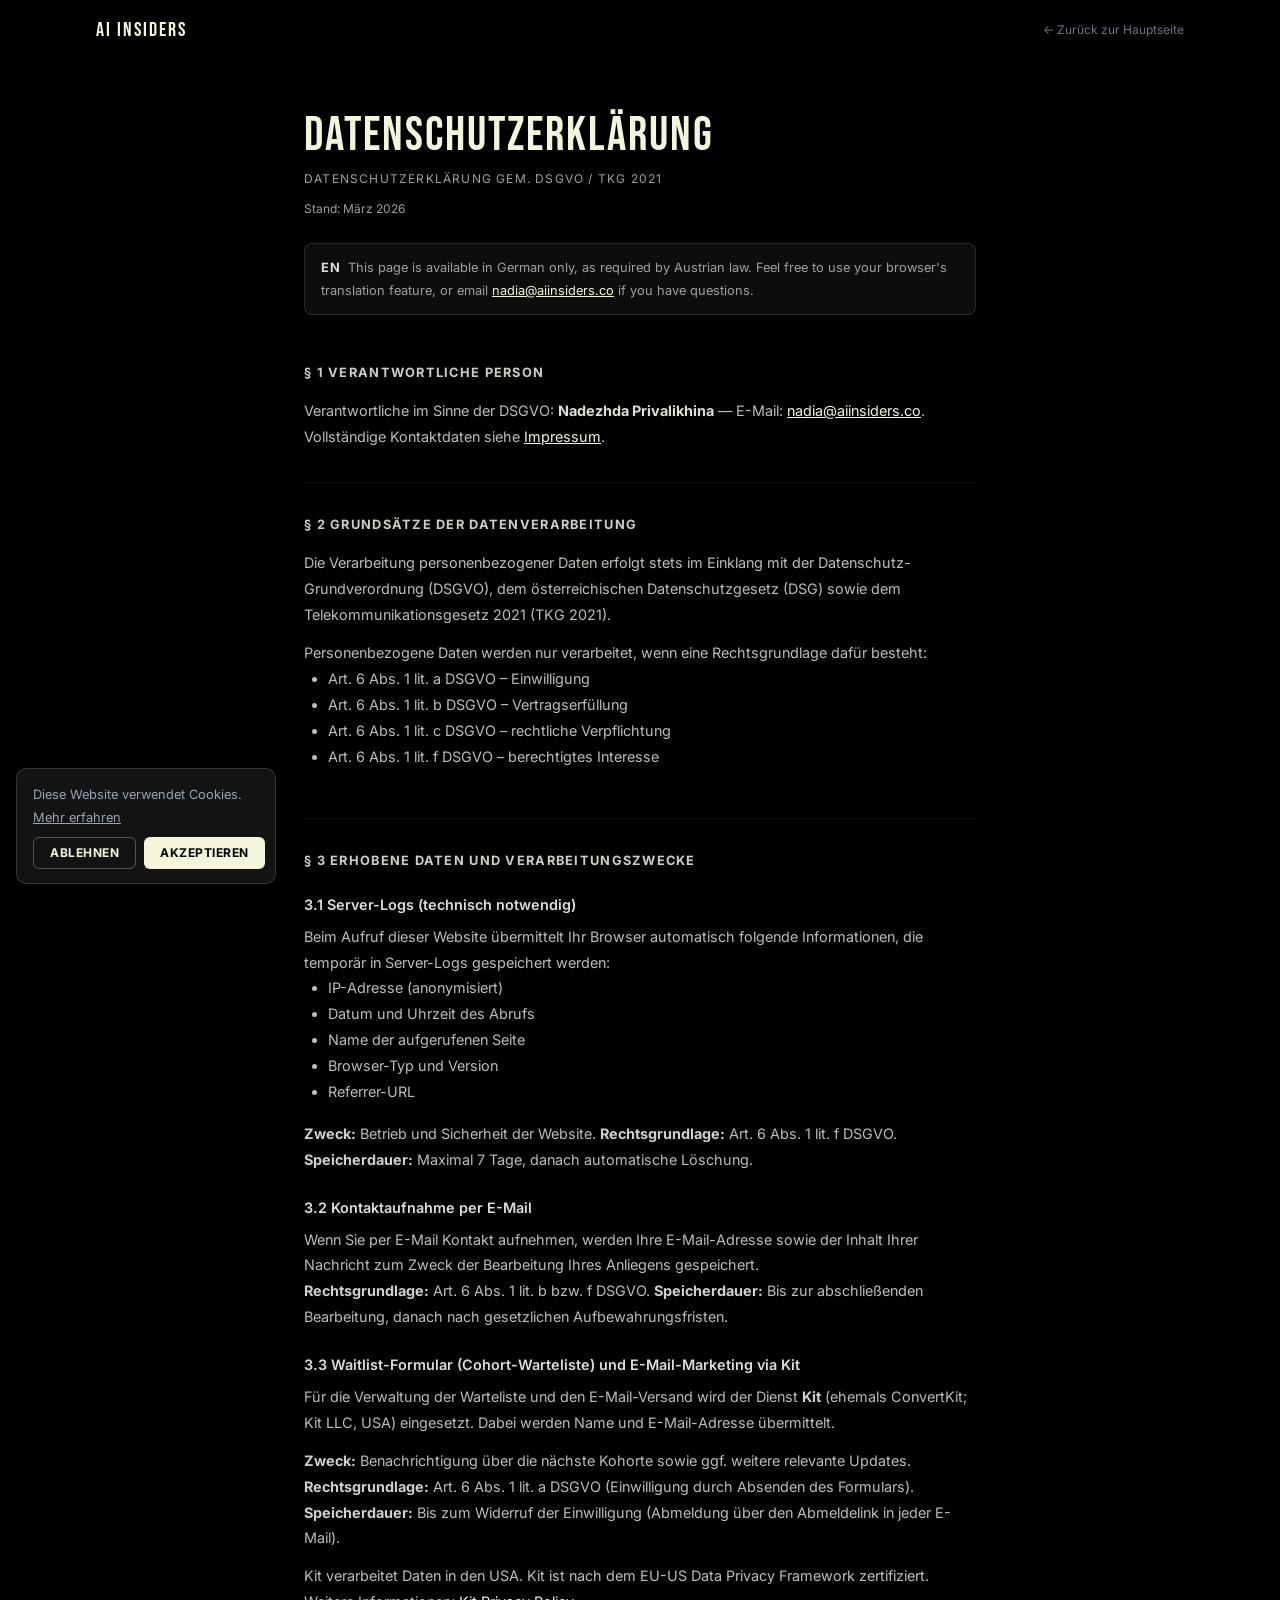
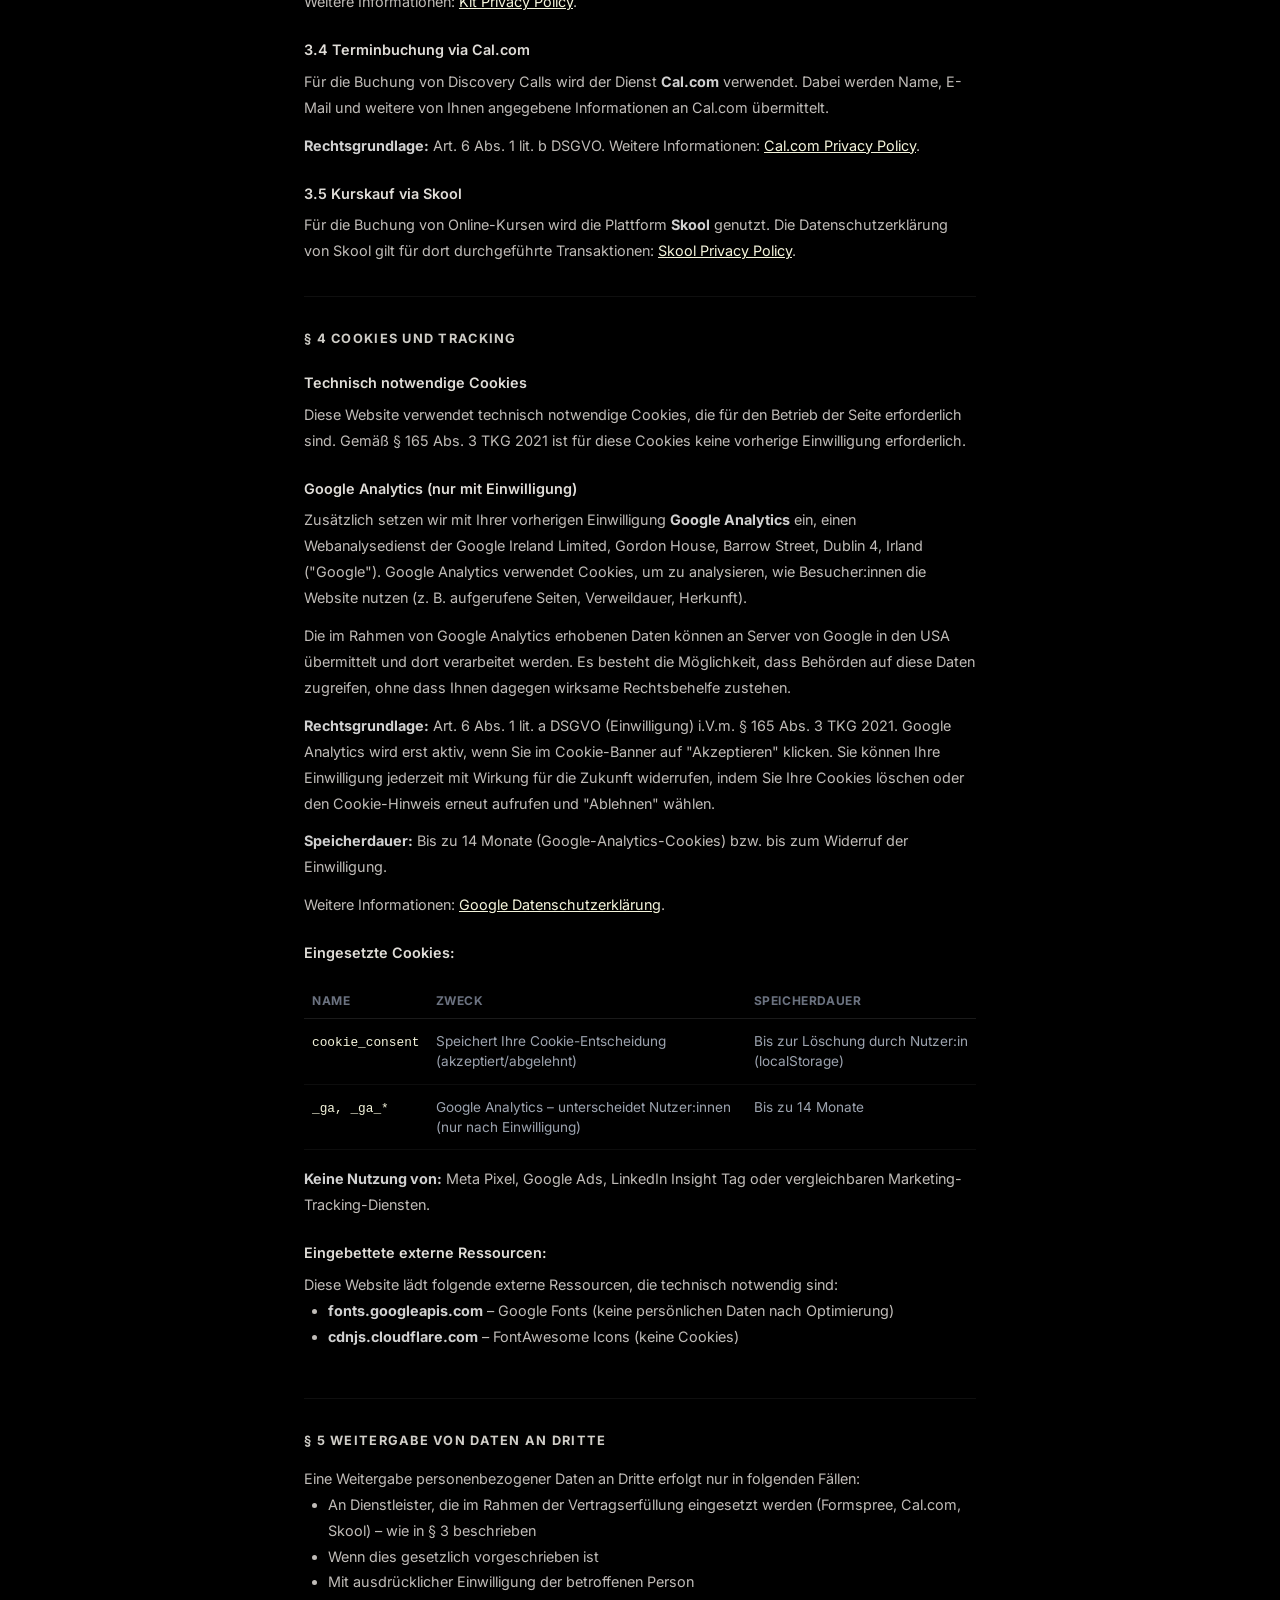
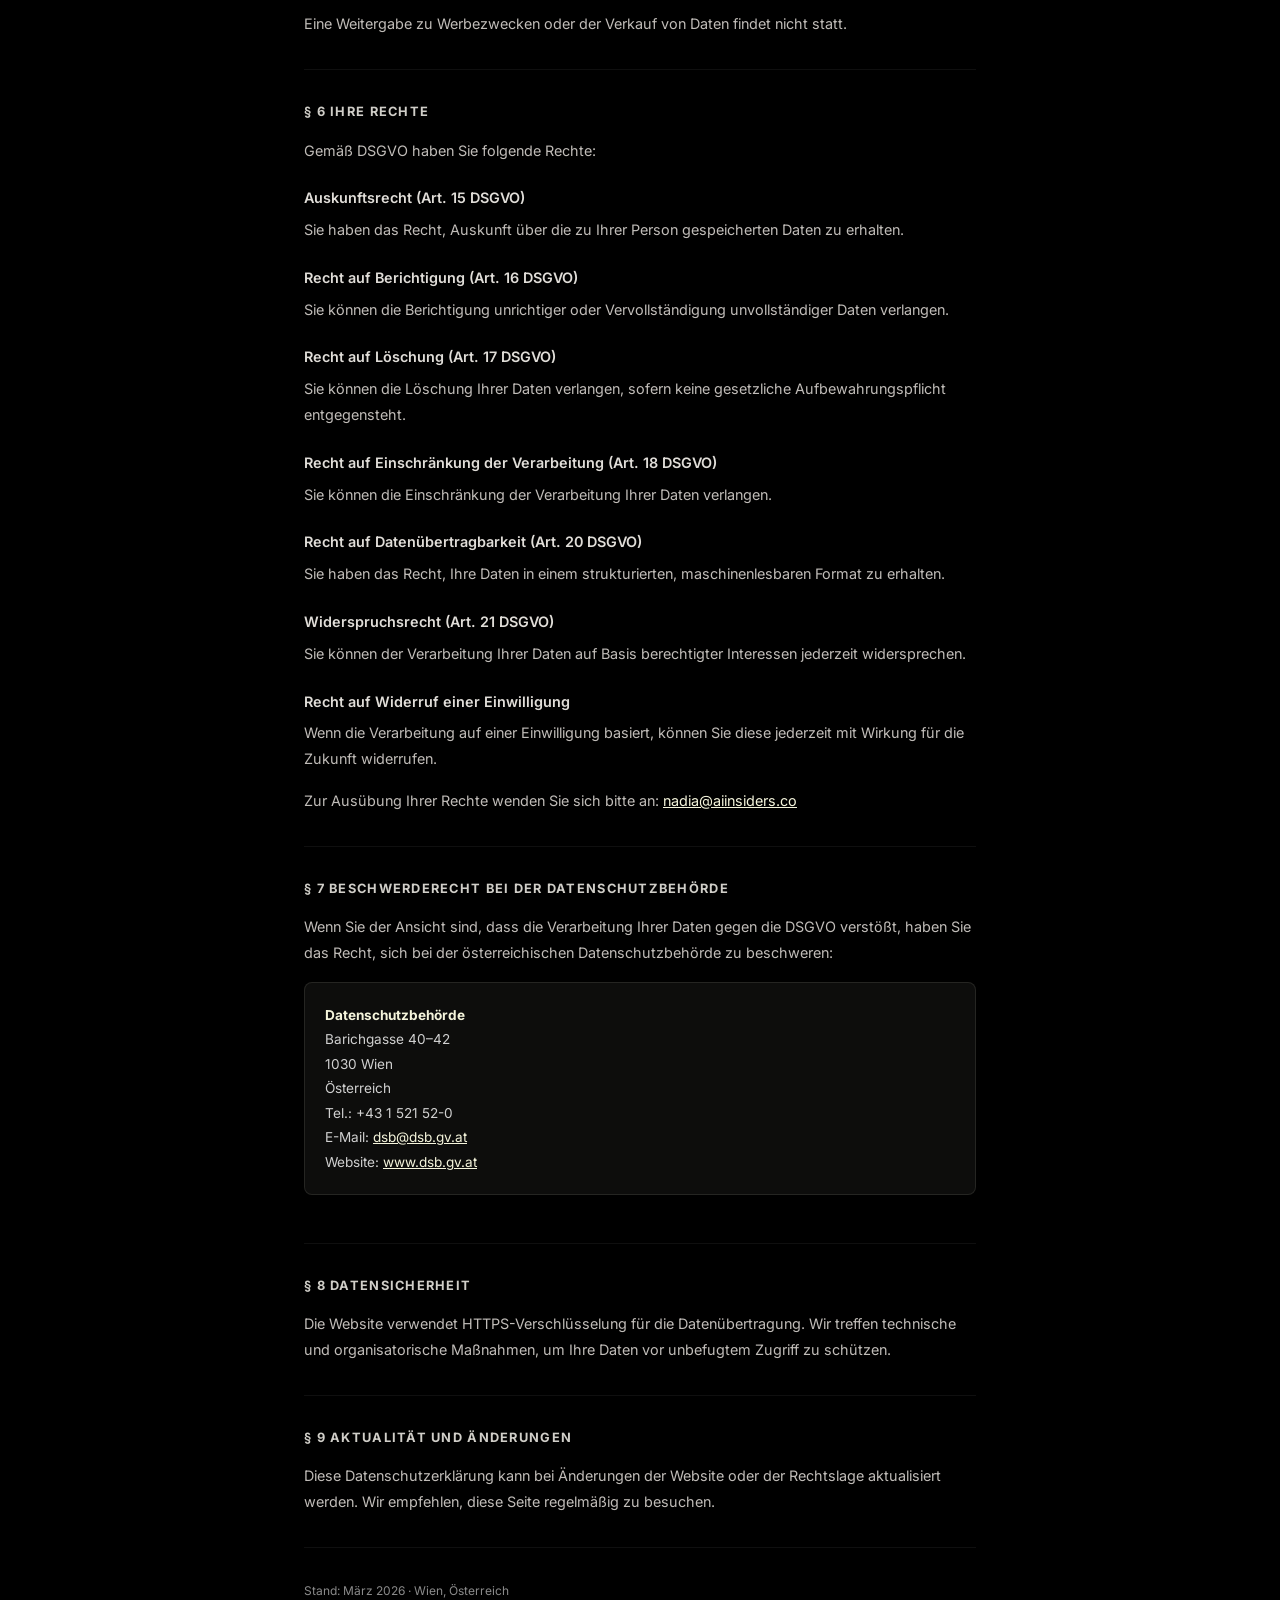
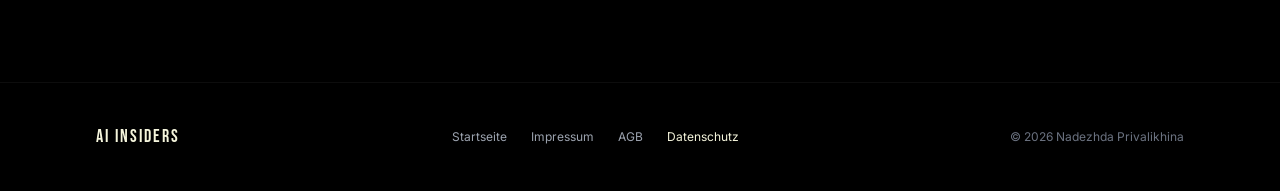
<file: datenschutz/index.html>
<!DOCTYPE html>
<html lang="de">
<head>
<!-- Google Analytics (loads only after cookie consent) -->
<script>
  window.dataLayer = window.dataLayer || [];
  function gtag(){dataLayer.push(arguments);}
  window.loadGoogleAnalytics = function() {
    if (window.gaLoaded) return;
    window.gaLoaded = true;
    var s = document.createElement('script');
    s.async = true;
    s.src = 'https://www.googletagmanager.com/gtag/js?id=G-5LYB92T39L';
    document.head.appendChild(s);
    gtag('js', new Date());
    gtag('config', 'G-5LYB92T39L');
  };
  if (localStorage.getItem('cookie_consent') === 'accepted') {
    window.loadGoogleAnalytics();
  }
</script>
    <meta charset="UTF-8">
    <meta name="viewport" content="width=device-width, initial-scale=1.0">
    <title>Datenschutzerklärung — AI Insiders</title>
    <meta name="robots" content="noindex, nofollow">
    <link rel="canonical" href="https://www.aiinsiders.co/datenschutz/">

    <link rel="preconnect" href="https://fonts.googleapis.com">
    <link rel="preconnect" href="https://fonts.gstatic.com" crossorigin>
    <link href="https://fonts.googleapis.com/css2?family=Inter:wght@400;500;600;700;800;900&family=Bebas+Neue&display=swap" rel="stylesheet">
    <link rel="stylesheet" href="https://cdnjs.cloudflare.com/ajax/libs/font-awesome/6.5.1/css/all.min.css">
    <link rel="stylesheet" href="../styles.css">

    <style>
        body { font-family: 'Inter', sans-serif; background-color: #000000; color: #ffffff; margin: 0; padding: 0; }
        .header-font { font-family: 'Bebas Neue', cursive; letter-spacing: 2px; }
        .accent-text { color: #f5f5dc; }
        nav { transition: background-color 0.3s; }
        nav.scrolled { background-color: rgba(0,0,0,0.95); backdrop-filter: blur(12px); border-bottom: 1px solid rgba(255,255,255,0.05); }
        .legal-section { border-bottom: 1px solid rgba(255,255,255,0.06); padding-bottom: 2rem; margin-bottom: 2rem; }
        .legal-section:last-child { border-bottom: none; }
        h2 { font-size: 0.8rem; font-weight: 700; text-transform: uppercase; letter-spacing: 0.1em; color: #d0cec8; margin-bottom: 1rem; }
        h3 { font-size: 0.9rem; font-weight: 600; color: #e0ddd8; margin-top: 1.5rem; margin-bottom: 0.5rem; }
        p, li { color: #c0bcb8; font-size: 0.9rem; line-height: 1.8; }
        ul { list-style: disc; padding-left: 1.5rem; margin-bottom: 1rem; }
        a { color: #f5f5dc; text-decoration: underline; }
        a:hover { color: #ffffff; }
        .cta-btn {
            display: inline-block; background-color: #f5f5dc; color: #000000;
            font-weight: 800; font-size: 0.85rem; letter-spacing: 1px;
            text-transform: uppercase; padding: 0.875rem 2rem; border-radius: 6px;
            text-decoration: none; transition: background-color 0.2s;
        }
        .highlight-box {
            background: rgba(245,245,220,0.05);
            border: 1px solid rgba(245,245,220,0.1);
            border-radius: 8px;
            padding: 1.25rem;
            margin: 1rem 0;
        }
        .highlight-box p { color: #d0d0d0; font-size: 0.85rem; }
        table { width: 100%; border-collapse: collapse; margin: 1rem 0; }
        th { font-size: 0.75rem; font-weight: 700; text-transform: uppercase; letter-spacing: 0.05em; color: #6b7280; border-bottom: 1px solid rgba(255,255,255,0.1); padding: 0.75rem 0.5rem 0.5rem; text-align: left; }
        td { font-size: 0.85rem; color: #9ca3af; padding: 0.75rem 0.5rem; border-bottom: 1px solid rgba(255,255,255,0.05); vertical-align: top; }
    </style>
</head>
<body>

<script src="/cookie-banner.js"></script>

<!-- NAV -->
<nav id="navbar" class="fixed top-0 left-0 right-0 z-50 px-6 md:px-16 lg:px-24 py-4 flex items-center justify-between">
    <a href="/" class="header-font text-xl tracking-widest accent-text" style="text-decoration: none;">AI INSIDERS</a>
    <a href="/" class="text-xs text-gray-500 hover:text-white transition-colors" style="text-decoration: none;">← Zurück zur Hauptseite</a>
</nav>

<!-- CONTENT -->
<main class="pt-28 pb-20 px-6 md:px-16 lg:px-24">
    <div class="max-w-2xl mx-auto">

        <h1 class="header-font text-5xl accent-text mb-2">DATENSCHUTZ&shy;ERKLÄRUNG</h1>
        <p style="color: #a0a0a0; font-size: 0.75rem; text-transform: uppercase; letter-spacing: 0.1em;" class="mb-2">Datenschutzerklärung gem. DSGVO / TKG 2021</p>
        <p style="color: #a0a0a0; font-size: 0.75rem;" class="mb-6">Stand: März 2026</p>

        <p style="background: rgba(245,245,220,0.05); border: 1px solid rgba(245,245,220,0.12); border-radius: 8px; padding: 0.75rem 1rem; color: #a0a0a0; font-size: 0.8rem;" class="mb-12"><strong style="color: #e0ddd8; letter-spacing: 0.05em;">EN</strong> &nbsp;This page is available in German only, as required by Austrian law. Feel free to use your browser's translation feature, or email <a href="mailto:nadia@aiinsiders.co">nadia@aiinsiders.co</a> if you have questions.</p>

        <div class="legal-section">
            <h2>§ 1 Verantwortliche Person</h2>
            <p>Verantwortliche im Sinne der DSGVO: <strong style="color: #e0ddd8;">Nadezhda Privalikhina</strong> — E-Mail: <a href="mailto:nadia@aiinsiders.co">nadia@aiinsiders.co</a>. Vollständige Kontaktdaten siehe <a href="/impressum/">Impressum</a>.</p>
        </div>

        <div class="legal-section">
            <h2>§ 2 Grundsätze der Datenverarbeitung</h2>
            <p>Die Verarbeitung personenbezogener Daten erfolgt stets im Einklang mit der Datenschutz-Grundverordnung (DSGVO), dem österreichischen Datenschutzgesetz (DSG) sowie dem Telekommunikationsgesetz 2021 (TKG 2021).</p>
            <p class="mt-3">Personenbezogene Daten werden nur verarbeitet, wenn eine Rechtsgrundlage dafür besteht:</p>
            <ul>
                <li>Art. 6 Abs. 1 lit. a DSGVO – Einwilligung</li>
                <li>Art. 6 Abs. 1 lit. b DSGVO – Vertragserfüllung</li>
                <li>Art. 6 Abs. 1 lit. c DSGVO – rechtliche Verpflichtung</li>
                <li>Art. 6 Abs. 1 lit. f DSGVO – berechtigtes Interesse</li>
            </ul>
        </div>

        <div class="legal-section">
            <h2>§ 3 Erhobene Daten und Verarbeitungszwecke</h2>

            <h3>3.1 Server-Logs (technisch notwendig)</h3>
            <p>Beim Aufruf dieser Website übermittelt Ihr Browser automatisch folgende Informationen, die temporär in Server-Logs gespeichert werden:</p>
            <ul>
                <li>IP-Adresse (anonymisiert)</li>
                <li>Datum und Uhrzeit des Abrufs</li>
                <li>Name der aufgerufenen Seite</li>
                <li>Browser-Typ und Version</li>
                <li>Referrer-URL</li>
            </ul>
            <p><strong style="color: #d0d0d0;">Zweck:</strong> Betrieb und Sicherheit der Website. <strong style="color: #d0d0d0;">Rechtsgrundlage:</strong> Art. 6 Abs. 1 lit. f DSGVO. <strong style="color: #d0d0d0;">Speicherdauer:</strong> Maximal 7 Tage, danach automatische Löschung.</p>

            <h3>3.2 Kontaktaufnahme per E-Mail</h3>
            <p>Wenn Sie per E-Mail Kontakt aufnehmen, werden Ihre E-Mail-Adresse sowie der Inhalt Ihrer Nachricht zum Zweck der Bearbeitung Ihres Anliegens gespeichert.</p>
            <p><strong style="color: #d0d0d0;">Rechtsgrundlage:</strong> Art. 6 Abs. 1 lit. b bzw. f DSGVO. <strong style="color: #d0d0d0;">Speicherdauer:</strong> Bis zur abschließenden Bearbeitung, danach nach gesetzlichen Aufbewahrungsfristen.</p>

            <h3>3.3 Waitlist-Formular (Cohort-Warteliste) und E-Mail-Marketing via Kit</h3>
            <p>Für die Verwaltung der Warteliste und den E-Mail-Versand wird der Dienst <strong style="color: #d0d0d0;">Kit</strong> (ehemals ConvertKit; Kit LLC, USA) eingesetzt. Dabei werden Name und E-Mail-Adresse übermittelt.</p>
            <p class="mt-3"><strong style="color: #d0d0d0;">Zweck:</strong> Benachrichtigung über die nächste Kohorte sowie ggf. weitere relevante Updates. <strong style="color: #d0d0d0;">Rechtsgrundlage:</strong> Art. 6 Abs. 1 lit. a DSGVO (Einwilligung durch Absenden des Formulars). <strong style="color: #d0d0d0;">Speicherdauer:</strong> Bis zum Widerruf der Einwilligung (Abmeldung über den Abmeldelink in jeder E-Mail).</p>
            <p class="mt-3">Kit verarbeitet Daten in den USA. Kit ist nach dem EU-US Data Privacy Framework zertifiziert. Weitere Informationen: <a href="https://kit.com/privacy" target="_blank" rel="noopener noreferrer">Kit Privacy Policy</a>.</p>

            <h3>3.4 Terminbuchung via Cal.com</h3>
            <p>Für die Buchung von Discovery Calls wird der Dienst <strong style="color: #d0d0d0;">Cal.com</strong> verwendet. Dabei werden Name, E-Mail und weitere von Ihnen angegebene Informationen an Cal.com übermittelt.</p>
            <p class="mt-3"><strong style="color: #d0d0d0;">Rechtsgrundlage:</strong> Art. 6 Abs. 1 lit. b DSGVO. Weitere Informationen: <a href="https://cal.com/privacy" target="_blank" rel="noopener noreferrer">Cal.com Privacy Policy</a>.</p>

            <h3>3.5 Kurskauf via Skool</h3>
            <p>Für die Buchung von Online-Kursen wird die Plattform <strong style="color: #d0d0d0;">Skool</strong> genutzt. Die Datenschutzerklärung von Skool gilt für dort durchgeführte Transaktionen: <a href="https://www.skool.com/privacy" target="_blank" rel="noopener noreferrer">Skool Privacy Policy</a>.</p>
        </div>

        <div class="legal-section">
            <h2>§ 4 Cookies und Tracking</h2>

            <h3>Technisch notwendige Cookies</h3>
            <p>Diese Website verwendet technisch notwendige Cookies, die für den Betrieb der Seite erforderlich sind. Gemäß § 165 Abs. 3 TKG 2021 ist für diese Cookies keine vorherige Einwilligung erforderlich.</p>

            <h3>Google Analytics (nur mit Einwilligung)</h3>
            <p>Zusätzlich setzen wir mit Ihrer vorherigen Einwilligung <strong style="color: #d0d0d0;">Google Analytics</strong> ein, einen Webanalysedienst der Google Ireland Limited, Gordon House, Barrow Street, Dublin 4, Irland ("Google"). Google Analytics verwendet Cookies, um zu analysieren, wie Besucher:innen die Website nutzen (z. B. aufgerufene Seiten, Verweildauer, Herkunft).</p>
            <p class="mt-3">Die im Rahmen von Google Analytics erhobenen Daten können an Server von Google in den USA übermittelt und dort verarbeitet werden. Es besteht die Möglichkeit, dass Behörden auf diese Daten zugreifen, ohne dass Ihnen dagegen wirksame Rechtsbehelfe zustehen.</p>
            <p class="mt-3"><strong style="color: #d0d0d0;">Rechtsgrundlage:</strong> Art. 6 Abs. 1 lit. a DSGVO (Einwilligung) i.V.m. § 165 Abs. 3 TKG 2021. Google Analytics wird erst aktiv, wenn Sie im Cookie-Banner auf "Akzeptieren" klicken. Sie können Ihre Einwilligung jederzeit mit Wirkung für die Zukunft widerrufen, indem Sie Ihre Cookies löschen oder den Cookie-Hinweis erneut aufrufen und "Ablehnen" wählen.</p>
            <p class="mt-3"><strong style="color: #d0d0d0;">Speicherdauer:</strong> Bis zu 14 Monate (Google-Analytics-Cookies) bzw. bis zum Widerruf der Einwilligung.</p>
            <p class="mt-3">Weitere Informationen: <a href="https://policies.google.com/privacy" target="_blank" rel="noopener noreferrer">Google Datenschutzerklärung</a>.</p>

            <h3>Eingesetzte Cookies:</h3>
            <table>
                <thead>
                    <tr>
                        <th>Name</th>
                        <th>Zweck</th>
                        <th>Speicherdauer</th>
                    </tr>
                </thead>
                <tbody>
                    <tr>
                        <td><code style="color: #f5f5dc; font-size: 0.8rem;">cookie_consent</code></td>
                        <td>Speichert Ihre Cookie-Entscheidung (akzeptiert/abgelehnt)</td>
                        <td>Bis zur Löschung durch Nutzer:in (localStorage)</td>
                    </tr>
                    <tr>
                        <td><code style="color: #f5f5dc; font-size: 0.8rem;">_ga, _ga_*</code></td>
                        <td>Google Analytics – unterscheidet Nutzer:innen (nur nach Einwilligung)</td>
                        <td>Bis zu 14 Monate</td>
                    </tr>
                </tbody>
            </table>

            <p><strong style="color: #d0d0d0;">Keine Nutzung von:</strong> Meta Pixel, Google Ads, LinkedIn Insight Tag oder vergleichbaren Marketing-Tracking-Diensten.</p>

            <h3>Eingebettete externe Ressourcen:</h3>
            <p>Diese Website lädt folgende externe Ressourcen, die technisch notwendig sind:</p>
            <ul>
                <li><strong style="color: #d0d0d0;">fonts.googleapis.com</strong> – Google Fonts (keine persönlichen Daten nach Optimierung)</li>
                <li><strong style="color: #d0d0d0;">cdnjs.cloudflare.com</strong> – FontAwesome Icons (keine Cookies)</li>
            </ul>
        </div>

        <div class="legal-section">
            <h2>§ 5 Weitergabe von Daten an Dritte</h2>
            <p>Eine Weitergabe personenbezogener Daten an Dritte erfolgt nur in folgenden Fällen:</p>
            <ul>
                <li>An Dienstleister, die im Rahmen der Vertragserfüllung eingesetzt werden (Formspree, Cal.com, Skool) – wie in § 3 beschrieben</li>
                <li>Wenn dies gesetzlich vorgeschrieben ist</li>
                <li>Mit ausdrücklicher Einwilligung der betroffenen Person</li>
            </ul>
            <p class="mt-3">Eine Weitergabe zu Werbezwecken oder der Verkauf von Daten findet nicht statt.</p>
        </div>

        <div class="legal-section">
            <h2>§ 6 Ihre Rechte</h2>
            <p>Gemäß DSGVO haben Sie folgende Rechte:</p>

            <h3>Auskunftsrecht (Art. 15 DSGVO)</h3>
            <p>Sie haben das Recht, Auskunft über die zu Ihrer Person gespeicherten Daten zu erhalten.</p>

            <h3>Recht auf Berichtigung (Art. 16 DSGVO)</h3>
            <p>Sie können die Berichtigung unrichtiger oder Vervollständigung unvollständiger Daten verlangen.</p>

            <h3>Recht auf Löschung (Art. 17 DSGVO)</h3>
            <p>Sie können die Löschung Ihrer Daten verlangen, sofern keine gesetzliche Aufbewahrungspflicht entgegensteht.</p>

            <h3>Recht auf Einschränkung der Verarbeitung (Art. 18 DSGVO)</h3>
            <p>Sie können die Einschränkung der Verarbeitung Ihrer Daten verlangen.</p>

            <h3>Recht auf Datenübertragbarkeit (Art. 20 DSGVO)</h3>
            <p>Sie haben das Recht, Ihre Daten in einem strukturierten, maschinenlesbaren Format zu erhalten.</p>

            <h3>Widerspruchsrecht (Art. 21 DSGVO)</h3>
            <p>Sie können der Verarbeitung Ihrer Daten auf Basis berechtigter Interessen jederzeit widersprechen.</p>

            <h3>Recht auf Widerruf einer Einwilligung</h3>
            <p>Wenn die Verarbeitung auf einer Einwilligung basiert, können Sie diese jederzeit mit Wirkung für die Zukunft widerrufen.</p>

            <p class="mt-4">Zur Ausübung Ihrer Rechte wenden Sie sich bitte an: <a href="mailto:nadia@aiinsiders.co">nadia@aiinsiders.co</a></p>
        </div>

        <div class="legal-section">
            <h2>§ 7 Beschwerderecht bei der Datenschutzbehörde</h2>
            <p>Wenn Sie der Ansicht sind, dass die Verarbeitung Ihrer Daten gegen die DSGVO verstößt, haben Sie das Recht, sich bei der österreichischen Datenschutzbehörde zu beschweren:</p>
            <div class="highlight-box">
                <p><strong style="color: #f5f5dc;">Datenschutzbehörde</strong><br>
                Barichgasse 40–42<br>
                1030 Wien<br>
                Österreich<br>
                Tel.: +43 1 521 52-0<br>
                E-Mail: <a href="mailto:dsb@dsb.gv.at">dsb@dsb.gv.at</a><br>
                Website: <a href="https://www.dsb.gv.at" target="_blank" rel="noopener noreferrer">www.dsb.gv.at</a></p>
            </div>
        </div>

        <div class="legal-section">
            <h2>§ 8 Datensicherheit</h2>
            <p>Die Website verwendet HTTPS-Verschlüsselung für die Datenübertragung. Wir treffen technische und organisatorische Maßnahmen, um Ihre Daten vor unbefugtem Zugriff zu schützen.</p>
        </div>

        <div class="legal-section">
            <h2>§ 9 Aktualität und Änderungen</h2>
            <p>Diese Datenschutzerklärung kann bei Änderungen der Website oder der Rechtslage aktualisiert werden. Wir empfehlen, diese Seite regelmäßig zu besuchen.</p>
        </div>

        <p style="color: #8a8a8a; font-size: 0.75rem; margin-top: 2rem;">Stand: März 2026 · Wien, Österreich</p>
    </div>
</main>

<!-- FOOTER -->
<footer class="py-10 px-6 md:px-16 lg:px-24 border-t border-white/5">
    <div class="max-w-6xl mx-auto flex flex-col md:flex-row items-center justify-between gap-4">
        <span class="header-font text-lg accent-text tracking-widest">AI INSIDERS</span>
        <div class="flex flex-wrap gap-6 text-xs justify-center" style="color: #4b5563;">
            <a href="/" style="text-decoration: none; color: #9ca3af;" class="hover:text-gray-200 transition-colors">Startseite</a>
            <a href="/impressum/" style="text-decoration: none; color: #9ca3af;" class="hover:text-gray-200 transition-colors">Impressum</a>
            <a href="/agb/" style="text-decoration: none; color: #9ca3af;" class="hover:text-gray-200 transition-colors">AGB</a>
            <a href="/datenschutz/" style="text-decoration: none; color: #f5f5dc;">Datenschutz</a>
        </div>
        <p style="font-size: 0.75rem; color: #6b7280;">&copy; 2026 Nadezhda Privalikhina</p>
    </div>
</footer>

<script>
    const navbar = document.getElementById('navbar');
    window.addEventListener('scroll', () => { navbar.classList.toggle('scrolled', window.scrollY > 50); });
</script>
</body>
</html>
</file>
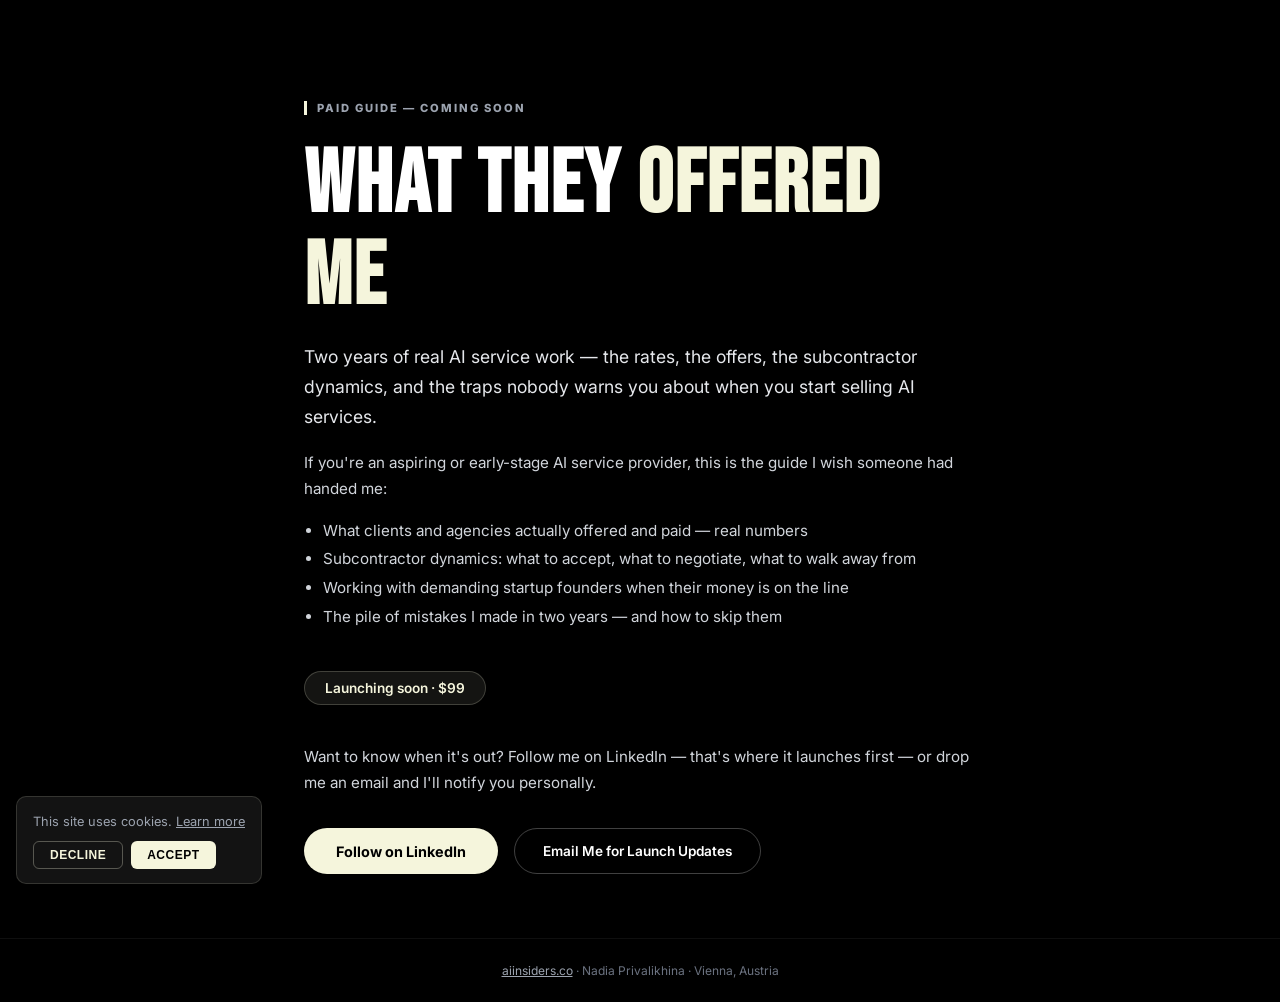
<file: guide/index.html>
<!DOCTYPE html>
<html lang="en">
<head>
<!-- Google Analytics (loads only after cookie consent) -->
<script>
  window.dataLayer = window.dataLayer || [];
  function gtag(){dataLayer.push(arguments);}
  window.loadGoogleAnalytics = function() {
    if (window.gaLoaded) return;
    window.gaLoaded = true;
    var s = document.createElement('script');
    s.async = true;
    s.src = 'https://www.googletagmanager.com/gtag/js?id=G-5LYB92T39L';
    document.head.appendChild(s);
    gtag('js', new Date());
    gtag('config', 'G-5LYB92T39L');
  };
  if (localStorage.getItem('cookie_consent') === 'accepted') {
    window.loadGoogleAnalytics();
  }
</script>
    <meta charset="UTF-8">
    <meta name="viewport" content="width=device-width, initial-scale=1.0">
    <title>What They Offered Me — A Field Guide for New AI Service Providers</title>
    <meta name="description" content="Two years of real AI service work: actual rates, subcontractor dynamics, demanding clients, and the traps nobody warns you about. Paid guide by Nadia Privalikhina — coming soon.">
    <meta name="robots" content="noindex, follow">
    <link rel="canonical" href="https://www.aiinsiders.co/guide/">

    <link rel="preconnect" href="https://fonts.googleapis.com">
    <link rel="preconnect" href="https://fonts.gstatic.com" crossorigin>
    <link href="https://fonts.googleapis.com/css2?family=Inter:wght@400;600;700;800&family=Bebas+Neue&display=swap" rel="stylesheet">
    <style>
        * { box-sizing: border-box; }
        body {
            font-family: 'Inter', sans-serif;
            background-color: #000;
            color: #fff;
            margin: 0;
            min-height: 100vh;
            display: flex;
            flex-direction: column;
        }
        a { color: inherit; }
        .accent { color: #f5f5dc; }
        .eyebrow {
            font-size: 0.7rem;
            font-weight: 800;
            letter-spacing: 2px;
            text-transform: uppercase;
            color: #9ca3af;
            border-left: 3px solid #f5f5dc;
            padding-left: 10px;
        }
        h1 {
            font-family: 'Bebas Neue', cursive;
            letter-spacing: 2px;
            font-size: clamp(3rem, 8vw, 5.5rem);
            line-height: 1.05;
            margin: 1.5rem 0 1rem;
        }
        .wrap {
            max-width: 720px;
            margin: 0 auto;
            padding: 6rem 1.5rem 4rem;
            flex: 1;
        }
        p { color: #d1d5db; line-height: 1.7; font-size: 0.95rem; }
        ul { color: #d1d5db; line-height: 1.9; font-size: 0.95rem; padding-left: 1.2rem; }
        .price-line {
            display: inline-block;
            background: rgba(245,245,220,0.08);
            border: 1px solid rgba(245,245,220,0.2);
            border-radius: 9999px;
            padding: 0.5rem 1.25rem;
            font-size: 0.85rem;
            font-weight: 600;
            color: #f5f5dc;
            margin: 1.5rem 0;
        }
        .cta {
            display: inline-flex;
            align-items: center;
            gap: 0.5rem;
            background-color: #f5f5dc;
            color: #000;
            font-weight: 700;
            font-size: 0.9rem;
            padding: 0.9rem 2rem;
            border-radius: 9999px;
            text-decoration: none;
            transition: background-color 0.2s, transform 0.2s;
        }
        .cta:hover { background-color: #e8e8c8; transform: translateY(-1px); }
        .cta-outline {
            display: inline-flex;
            align-items: center;
            gap: 0.5rem;
            border: 1px solid rgba(255,255,255,0.25);
            color: #fff;
            font-weight: 600;
            font-size: 0.85rem;
            padding: 0.85rem 1.75rem;
            border-radius: 9999px;
            text-decoration: none;
            transition: border-color 0.2s;
        }
        .cta-outline:hover { border-color: #f5f5dc; }
        .btn-row { display: flex; flex-wrap: wrap; gap: 1rem; margin-top: 2rem; }
        footer {
            border-top: 1px solid rgba(255,255,255,0.06);
            padding: 1.5rem;
            text-align: center;
            font-size: 0.75rem;
            color: #6b7280;
        }
        footer a { color: #9ca3af; }
    </style>
</head>
<body>
    <div class="wrap">
        <span class="eyebrow">Paid Guide &mdash; Coming Soon</span>
        <h1>What They <span class="accent">Offered Me</span></h1>
        <p style="font-size: 1.1rem; color: #e5e7eb;">
            Two years of real AI service work &mdash; the rates, the offers, the subcontractor dynamics,
            and the traps nobody warns you about when you start selling AI services.
        </p>
        <p>
            If you're an aspiring or early-stage AI service provider, this is the guide I wish someone had handed me:
        </p>
        <ul>
            <li>What clients and agencies actually offered and paid &mdash; real numbers</li>
            <li>Subcontractor dynamics: what to accept, what to negotiate, what to walk away from</li>
            <li>Working with demanding startup founders when their money is on the line</li>
            <li>The pile of mistakes I made in two years &mdash; and how to skip them</li>
        </ul>
        <div class="price-line">Launching soon &middot; $99</div>
        <p>
            Want to know when it's out? Follow me on LinkedIn &mdash; that's where it launches first &mdash;
            or drop me an email and I'll notify you personally.
        </p>
        <div class="btn-row">
            <a class="cta" href="https://www.linkedin.com/in/nadezhda-privalikhina/" target="_blank" rel="noopener">Follow on LinkedIn</a>
            <a class="cta-outline" href="mailto:nadia@aiinsiders.co?subject=Notify%20me%20about%20the%20guide">Email Me for Launch Updates</a>
        </div>
    </div>
    <footer>
        <a href="/">aiinsiders.co</a> &middot; Nadia Privalikhina &middot; Vienna, Austria
    </footer>

    <script src="/cookie-banner.js"></script>
</body>
</html>
</file>
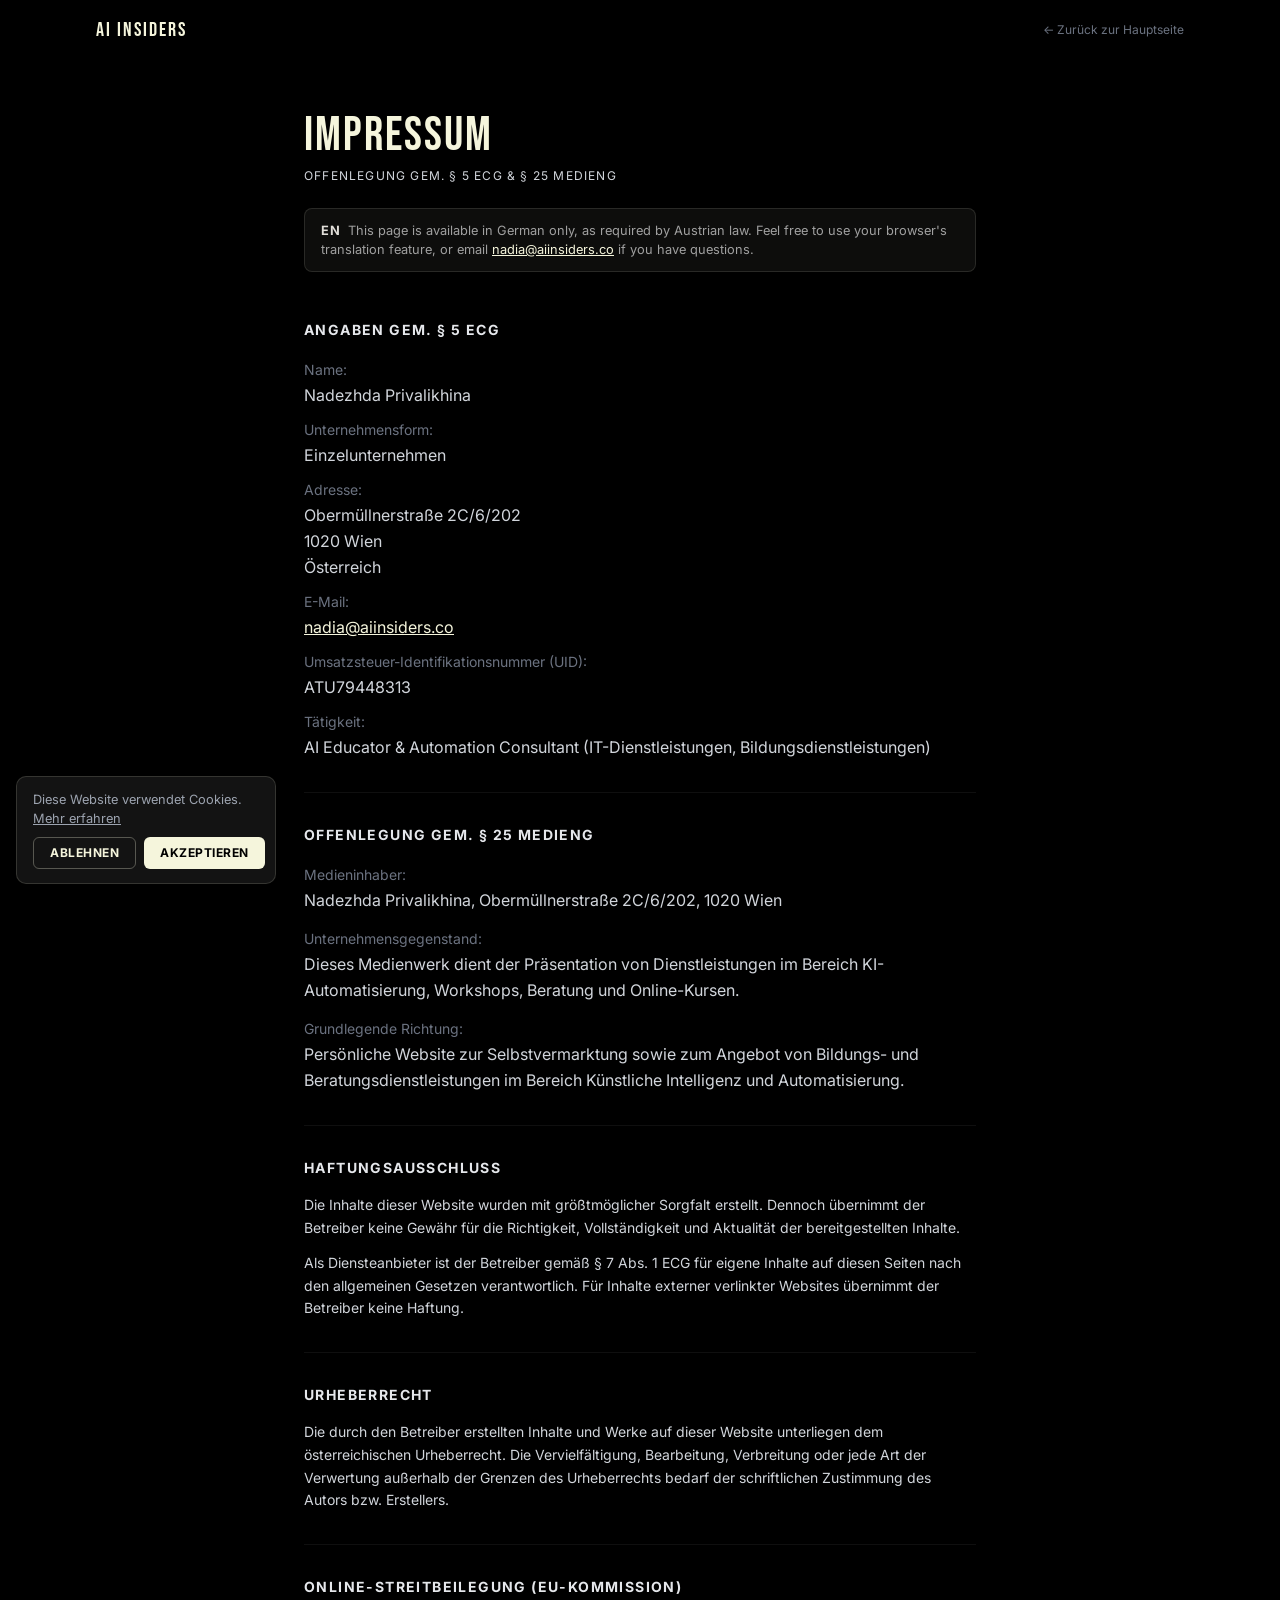
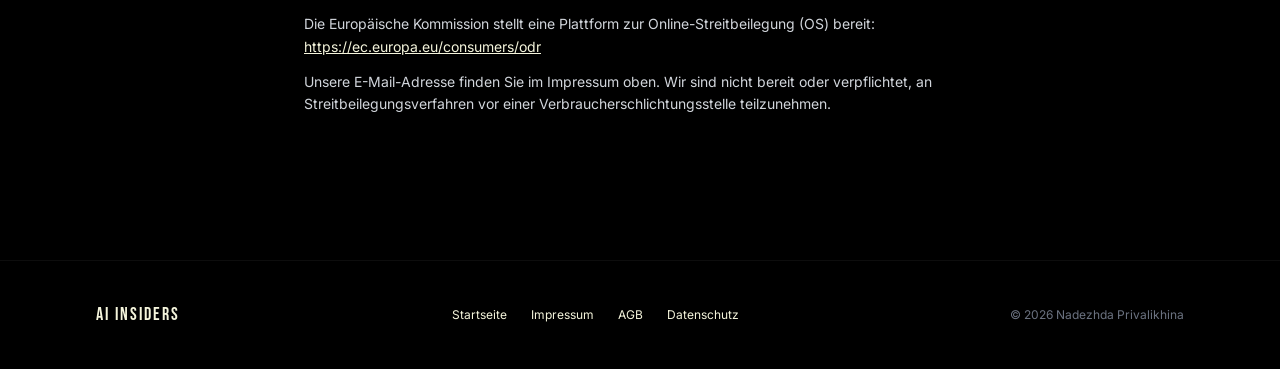
<file: impressum/index.html>
<!DOCTYPE html>
<html lang="de">
<head>
<!-- Google Analytics (loads only after cookie consent) -->
<script>
  window.dataLayer = window.dataLayer || [];
  function gtag(){dataLayer.push(arguments);}
  window.loadGoogleAnalytics = function() {
    if (window.gaLoaded) return;
    window.gaLoaded = true;
    var s = document.createElement('script');
    s.async = true;
    s.src = 'https://www.googletagmanager.com/gtag/js?id=G-5LYB92T39L';
    document.head.appendChild(s);
    gtag('js', new Date());
    gtag('config', 'G-5LYB92T39L');
  };
  if (localStorage.getItem('cookie_consent') === 'accepted') {
    window.loadGoogleAnalytics();
  }
</script>
    <meta charset="UTF-8">
    <meta name="viewport" content="width=device-width, initial-scale=1.0">
    <title>Impressum — AI Insiders</title>
    <meta name="robots" content="noindex, nofollow">
    <link rel="canonical" href="https://www.aiinsiders.co/impressum/">

    <link rel="preconnect" href="https://fonts.googleapis.com">
    <link rel="preconnect" href="https://fonts.gstatic.com" crossorigin>
    <link href="https://fonts.googleapis.com/css2?family=Inter:wght@400;500;600;700;800;900&family=Bebas+Neue&display=swap" rel="stylesheet">
    <link rel="stylesheet" href="https://cdnjs.cloudflare.com/ajax/libs/font-awesome/6.5.1/css/all.min.css">
    <link rel="stylesheet" href="../styles.css">

    <style>
        body { font-family: 'Inter', sans-serif; background-color: #000000; color: #ffffff; margin: 0; padding: 0; }
        .header-font { font-family: 'Bebas Neue', cursive; letter-spacing: 2px; }
        .accent-text { color: #f5f5dc; }
        .section-header {
            color: #ffffff; font-weight: 900; letter-spacing: 1.5px;
            text-transform: uppercase; font-size: 0.75rem;
            border-left: 3px solid #f5f5dc; padding-left: 10px;
        }
        nav { transition: background-color 0.3s; }
        nav.scrolled { background-color: rgba(0,0,0,0.95); backdrop-filter: blur(12px); border-bottom: 1px solid rgba(255,255,255,0.05); }
        .legal-section { border-bottom: 1px solid rgba(255,255,255,0.06); padding-bottom: 2rem; margin-bottom: 2rem; }
        .legal-section:last-child { border-bottom: none; }
        a { color: #f5f5dc; text-decoration: underline; }
        a:hover { color: #ffffff; }
        .cta-btn {
            display: inline-block; background-color: #f5f5dc; color: #000000;
            font-weight: 800; font-size: 0.85rem; letter-spacing: 1px;
            text-transform: uppercase; padding: 0.875rem 2rem; border-radius: 6px;
            text-decoration: none; transition: background-color 0.2s;
        }
    </style>
</head>
<body>

<script src="/cookie-banner.js"></script>

<!-- NAV -->
<nav id="navbar" class="fixed top-0 left-0 right-0 z-50 px-6 md:px-16 lg:px-24 py-4 flex items-center justify-between">
    <a href="/" class="header-font text-xl tracking-widest accent-text no-underline" style="text-decoration: none;">AI INSIDERS</a>
    <a href="/" class="text-xs text-gray-500 hover:text-white transition-colors no-underline" style="text-decoration: none;">← Zurück zur Hauptseite</a>
</nav>

<!-- CONTENT -->
<main class="pt-28 pb-20 px-6 md:px-16 lg:px-24">
    <div class="max-w-2xl mx-auto">

        <h1 class="header-font text-5xl accent-text mb-2">IMPRESSUM</h1>
        <p class="text-gray-300 text-xs uppercase tracking-widest mb-6">Offenlegung gem. § 5 ECG &amp; § 25 MedienG</p>

        <p style="background: rgba(245,245,220,0.05); border: 1px solid rgba(245,245,220,0.12); border-radius: 8px; padding: 0.75rem 1rem; color: #a0a0a0; font-size: 0.8rem;" class="mb-12"><strong style="color: #e0ddd8; letter-spacing: 0.05em;">EN</strong> &nbsp;This page is available in German only, as required by Austrian law. Feel free to use your browser's translation feature, or email <a href="mailto:nadia@aiinsiders.co">nadia@aiinsiders.co</a> if you have questions.</p>

        <div class="legal-section">
            <h2 class="text-sm font-bold uppercase tracking-widest text-gray-200 mb-4">Angaben gem. § 5 ECG</h2>
            <div class="space-y-2 text-gray-300 leading-relaxed">
                <p><span class="text-gray-500 text-sm">Name:</span><br>Nadezhda Privalikhina</p>
                <p class="mt-4"><span class="text-gray-500 text-sm">Unternehmensform:</span><br>Einzelunternehmen</p>
                <p class="mt-4"><span class="text-gray-500 text-sm">Adresse:</span><br>Obermüllnerstraße 2C/6/202<br>1020 Wien<br>Österreich</p>
                <p class="mt-4"><span class="text-gray-500 text-sm">E-Mail:</span><br><a href="mailto:nadia@aiinsiders.co">nadia@aiinsiders.co</a></p>
                <p class="mt-4"><span class="text-gray-500 text-sm">Umsatzsteuer-Identifikationsnummer (UID):</span><br>ATU79448313</p>
                <p class="mt-4"><span class="text-gray-500 text-sm">Tätigkeit:</span><br>AI Educator &amp; Automation Consultant (IT-Dienstleistungen, Bildungsdienstleistungen)</p>
            </div>
        </div>

        <div class="legal-section">
            <h2 class="text-sm font-bold uppercase tracking-widest text-gray-200 mb-4">Offenlegung gem. § 25 MedienG</h2>
            <div class="text-gray-300 leading-relaxed space-y-3">
                <p><span class="text-gray-500 text-sm">Medieninhaber:</span><br>Nadezhda Privalikhina, Obermüllnerstraße 2C/6/202, 1020 Wien</p>
                <p><span class="text-gray-500 text-sm">Unternehmensgegenstand:</span><br>Dieses Medienwerk dient der Präsentation von Dienstleistungen im Bereich KI-Automatisierung, Workshops, Beratung und Online-Kursen.</p>
                <p><span class="text-gray-500 text-sm">Grundlegende Richtung:</span><br>Persönliche Website zur Selbstvermarktung sowie zum Angebot von Bildungs- und Beratungsdienstleistungen im Bereich Künstliche Intelligenz und Automatisierung.</p>
            </div>
        </div>

        <div class="legal-section">
            <h2 class="text-sm font-bold uppercase tracking-widest text-gray-200 mb-4">Haftungsausschluss</h2>
            <div class="text-gray-300 text-sm leading-relaxed space-y-3">
                <p>Die Inhalte dieser Website wurden mit größtmöglicher Sorgfalt erstellt. Dennoch übernimmt der Betreiber keine Gewähr für die Richtigkeit, Vollständigkeit und Aktualität der bereitgestellten Inhalte.</p>
                <p>Als Diensteanbieter ist der Betreiber gemäß § 7 Abs. 1 ECG für eigene Inhalte auf diesen Seiten nach den allgemeinen Gesetzen verantwortlich. Für Inhalte externer verlinkter Websites übernimmt der Betreiber keine Haftung.</p>
            </div>
        </div>

        <div class="legal-section">
            <h2 class="text-sm font-bold uppercase tracking-widest text-gray-200 mb-4">Urheberrecht</h2>
            <div class="text-gray-300 text-sm leading-relaxed">
                <p>Die durch den Betreiber erstellten Inhalte und Werke auf dieser Website unterliegen dem österreichischen Urheberrecht. Die Vervielfältigung, Bearbeitung, Verbreitung oder jede Art der Verwertung außerhalb der Grenzen des Urheberrechts bedarf der schriftlichen Zustimmung des Autors bzw. Erstellers.</p>
            </div>
        </div>

        <div class="legal-section">
            <h2 class="text-sm font-bold uppercase tracking-widest text-gray-200 mb-4">Online-Streitbeilegung (EU-Kommission)</h2>
            <div class="text-gray-300 text-sm leading-relaxed">
                <p>Die Europäische Kommission stellt eine Plattform zur Online-Streitbeilegung (OS) bereit: <a href="https://ec.europa.eu/consumers/odr" target="_blank" rel="noopener noreferrer">https://ec.europa.eu/consumers/odr</a></p>
                <p class="mt-3">Unsere E-Mail-Adresse finden Sie im Impressum oben. Wir sind nicht bereit oder verpflichtet, an Streitbeilegungsverfahren vor einer Verbraucherschlichtungsstelle teilzunehmen.</p>
            </div>
        </div>

    </div>
</main>

<!-- FOOTER -->
<footer class="py-10 px-6 md:px-16 lg:px-24 border-t border-white/5">
    <div class="max-w-6xl mx-auto flex flex-col md:flex-row items-center justify-between gap-4">
        <span class="header-font text-lg accent-text tracking-widest">AI INSIDERS</span>
        <div class="flex flex-wrap gap-6 text-xs text-gray-400 justify-center">
            <a href="/" class="hover:text-gray-400 transition-colors no-underline" style="text-decoration: none;">Startseite</a>
            <a href="/impressum/" class="hover:text-gray-400 transition-colors no-underline" style="text-decoration: none; color: #f5f5dc;">Impressum</a>
            <a href="/agb/" class="hover:text-gray-400 transition-colors no-underline" style="text-decoration: none;">AGB</a>
            <a href="/datenschutz/" class="hover:text-gray-400 transition-colors no-underline" style="text-decoration: none;">Datenschutz</a>
        </div>
        <p class="text-xs text-gray-500">&copy; 2026 Nadezhda Privalikhina</p>
    </div>
</footer>

<script>
    const navbar = document.getElementById('navbar');
    window.addEventListener('scroll', () => { navbar.classList.toggle('scrolled', window.scrollY > 50); });
</script>
</body>
</html>
</file>
<file: styles.css>
*,:after,:before{--tw-border-spacing-x:0;--tw-border-spacing-y:0;--tw-translate-x:0;--tw-translate-y:0;--tw-rotate:0;--tw-skew-x:0;--tw-skew-y:0;--tw-scale-x:1;--tw-scale-y:1;--tw-pan-x: ;--tw-pan-y: ;--tw-pinch-zoom: ;--tw-scroll-snap-strictness:proximity;--tw-gradient-from-position: ;--tw-gradient-via-position: ;--tw-gradient-to-position: ;--tw-ordinal: ;--tw-slashed-zero: ;--tw-numeric-figure: ;--tw-numeric-spacing: ;--tw-numeric-fraction: ;--tw-ring-inset: ;--tw-ring-offset-width:0px;--tw-ring-offset-color:#fff;--tw-ring-color:rgba(59,130,246,.5);--tw-ring-offset-shadow:0 0 #0000;--tw-ring-shadow:0 0 #0000;--tw-shadow:0 0 #0000;--tw-shadow-colored:0 0 #0000;--tw-blur: ;--tw-brightness: ;--tw-contrast: ;--tw-grayscale: ;--tw-hue-rotate: ;--tw-invert: ;--tw-saturate: ;--tw-sepia: ;--tw-drop-shadow: ;--tw-backdrop-blur: ;--tw-backdrop-brightness: ;--tw-backdrop-contrast: ;--tw-backdrop-grayscale: ;--tw-backdrop-hue-rotate: ;--tw-backdrop-invert: ;--tw-backdrop-opacity: ;--tw-backdrop-saturate: ;--tw-backdrop-sepia: ;--tw-contain-size: ;--tw-contain-layout: ;--tw-contain-paint: ;--tw-contain-style: }::backdrop{--tw-border-spacing-x:0;--tw-border-spacing-y:0;--tw-translate-x:0;--tw-translate-y:0;--tw-rotate:0;--tw-skew-x:0;--tw-skew-y:0;--tw-scale-x:1;--tw-scale-y:1;--tw-pan-x: ;--tw-pan-y: ;--tw-pinch-zoom: ;--tw-scroll-snap-strictness:proximity;--tw-gradient-from-position: ;--tw-gradient-via-position: ;--tw-gradient-to-position: ;--tw-ordinal: ;--tw-slashed-zero: ;--tw-numeric-figure: ;--tw-numeric-spacing: ;--tw-numeric-fraction: ;--tw-ring-inset: ;--tw-ring-offset-width:0px;--tw-ring-offset-color:#fff;--tw-ring-color:rgba(59,130,246,.5);--tw-ring-offset-shadow:0 0 #0000;--tw-ring-shadow:0 0 #0000;--tw-shadow:0 0 #0000;--tw-shadow-colored:0 0 #0000;--tw-blur: ;--tw-brightness: ;--tw-contrast: ;--tw-grayscale: ;--tw-hue-rotate: ;--tw-invert: ;--tw-saturate: ;--tw-sepia: ;--tw-drop-shadow: ;--tw-backdrop-blur: ;--tw-backdrop-brightness: ;--tw-backdrop-contrast: ;--tw-backdrop-grayscale: ;--tw-backdrop-hue-rotate: ;--tw-backdrop-invert: ;--tw-backdrop-opacity: ;--tw-backdrop-saturate: ;--tw-backdrop-sepia: ;--tw-contain-size: ;--tw-contain-layout: ;--tw-contain-paint: ;--tw-contain-style: }/*! tailwindcss v3.4.19 | MIT License | https://tailwindcss.com*/*,:after,:before{box-sizing:border-box;border:0 solid #e5e7eb}:after,:before{--tw-content:""}:host,html{line-height:1.5;-webkit-text-size-adjust:100%;-moz-tab-size:4;-o-tab-size:4;tab-size:4;font-family:ui-sans-serif,system-ui,sans-serif,Apple Color Emoji,Segoe UI Emoji,Segoe UI Symbol,Noto Color Emoji;font-feature-settings:normal;font-variation-settings:normal;-webkit-tap-highlight-color:transparent}body{margin:0;line-height:inherit}hr{height:0;color:inherit;border-top-width:1px}abbr:where([title]){-webkit-text-decoration:underline dotted;text-decoration:underline dotted}h1,h2,h3,h4,h5,h6{font-size:inherit;font-weight:inherit}a{color:inherit;text-decoration:inherit}b,strong{font-weight:bolder}code,kbd,pre,samp{font-family:ui-monospace,SFMono-Regular,Menlo,Monaco,Consolas,Liberation Mono,Courier New,monospace;font-feature-settings:normal;font-variation-settings:normal;font-size:1em}small{font-size:80%}sub,sup{font-size:75%;line-height:0;position:relative;vertical-align:baseline}sub{bottom:-.25em}sup{top:-.5em}table{text-indent:0;border-color:inherit;border-collapse:collapse}button,input,optgroup,select,textarea{font-family:inherit;font-feature-settings:inherit;font-variation-settings:inherit;font-size:100%;font-weight:inherit;line-height:inherit;letter-spacing:inherit;color:inherit;margin:0;padding:0}button,select{text-transform:none}button,input:where([type=button]),input:where([type=reset]),input:where([type=submit]){-webkit-appearance:button;background-color:transparent;background-image:none}:-moz-focusring{outline:auto}:-moz-ui-invalid{box-shadow:none}progress{vertical-align:baseline}::-webkit-inner-spin-button,::-webkit-outer-spin-button{height:auto}[type=search]{-webkit-appearance:textfield;outline-offset:-2px}::-webkit-search-decoration{-webkit-appearance:none}::-webkit-file-upload-button{-webkit-appearance:button;font:inherit}summary{display:list-item}blockquote,dd,dl,figure,h1,h2,h3,h4,h5,h6,hr,p,pre{margin:0}fieldset{margin:0}fieldset,legend{padding:0}menu,ol,ul{list-style:none;margin:0;padding:0}dialog{padding:0}textarea{resize:vertical}input::-moz-placeholder,textarea::-moz-placeholder{opacity:1;color:#9ca3af}input::placeholder,textarea::placeholder{opacity:1;color:#9ca3af}[role=button],button{cursor:pointer}:disabled{cursor:default}audio,canvas,embed,iframe,img,object,svg,video{display:block;vertical-align:middle}img,video{max-width:100%;height:auto}[hidden]:where(:not([hidden=until-found])){display:none}.collapse{visibility:collapse}.fixed{position:fixed}.absolute{position:absolute}.relative{position:relative}.bottom-0{bottom:0}.left-0{left:0}.right-0{right:0}.right-3{right:.75rem}.right-4{right:1rem}.right-6{right:1.5rem}.top-0{top:0}.top-3{top:.75rem}.top-4{top:1rem}.top-5{top:1.25rem}.top-6{top:1.5rem}.z-10{z-index:10}.z-50{z-index:50}.col-span-2{grid-column:span 2/span 2}.m-0{margin:0}.-mx-6{margin-left:-1.5rem;margin-right:-1.5rem}.mx-auto{margin-left:auto;margin-right:auto}.mb-0{margin-bottom:0}.mb-0\.5{margin-bottom:.125rem}.mb-1{margin-bottom:.25rem}.mb-10{margin-bottom:2.5rem}.mb-12{margin-bottom:3rem}.mb-16{margin-bottom:4rem}.mb-2{margin-bottom:.5rem}.mb-3{margin-bottom:.75rem}.mb-4{margin-bottom:1rem}.mb-5{margin-bottom:1.25rem}.mb-6{margin-bottom:1.5rem}.mb-8{margin-bottom:2rem}.ml-1{margin-left:.25rem}.ml-2{margin-left:.5rem}.mt-1{margin-top:.25rem}.mt-16{margin-top:4rem}.mt-2{margin-top:.5rem}.mt-3{margin-top:.75rem}.mt-4{margin-top:1rem}.mt-6{margin-top:1.5rem}.mt-8{margin-top:2rem}.mt-auto{margin-top:auto}.block{display:block}.inline-block{display:inline-block}.inline{display:inline}.flex{display:flex}.inline-flex{display:inline-flex}.table{display:table}.grid{display:grid}.hidden{display:none}.h-10{height:2.5rem}.h-12{height:3rem}.h-14{height:3.5rem}.h-2{height:.5rem}.h-24{height:6rem}.h-3{height:.75rem}.h-4{height:1rem}.h-44{height:11rem}.h-5{height:1.25rem}.h-8{height:2rem}.h-auto{height:auto}.h-px{height:1px}.min-h-screen{min-height:100vh}.w-10{width:2.5rem}.w-12{width:3rem}.w-14{width:3.5rem}.w-16{width:4rem}.w-2{width:.5rem}.w-3{width:.75rem}.w-4{width:1rem}.w-5{width:1.25rem}.w-64{width:16rem}.w-72{width:18rem}.w-8{width:2rem}.w-\[1px\]{width:1px}.w-\[420px\]{width:420px}.w-\[85vw\]{width:85vw}.w-\[90px\]{width:90px}.w-full{width:100%}.max-w-2xl{max-width:42rem}.max-w-3xl{max-width:48rem}.max-w-4xl{max-width:56rem}.max-w-6xl{max-width:72rem}.max-w-7xl{max-width:80rem}.max-w-lg{max-width:32rem}.max-w-md{max-width:28rem}.max-w-sm{max-width:24rem}.max-w-xs{max-width:20rem}.flex-1{flex:1 1 0%}.flex-shrink{flex-shrink:1}.flex-shrink-0{flex-shrink:0}.flex-grow{flex-grow:1}.border-collapse{border-collapse:collapse}.rotate-180{--tw-rotate:180deg}.rotate-180,.transform{transform:translate(var(--tw-translate-x),var(--tw-translate-y)) rotate(var(--tw-rotate)) skewX(var(--tw-skew-x)) skewY(var(--tw-skew-y)) scaleX(var(--tw-scale-x)) scaleY(var(--tw-scale-y))}.cursor-pointer{cursor:pointer}.snap-x{scroll-snap-type:x var(--tw-scroll-snap-strictness)}.snap-mandatory{--tw-scroll-snap-strictness:mandatory}.snap-start{scroll-snap-align:start}.list-inside{list-style-position:inside}.list-disc{list-style-type:disc}.list-none{list-style-type:none}.grid-cols-1{grid-template-columns:repeat(1,minmax(0,1fr))}.grid-cols-2{grid-template-columns:repeat(2,minmax(0,1fr))}.grid-cols-5{grid-template-columns:repeat(5,minmax(0,1fr))}.flex-col{flex-direction:column}.flex-wrap{flex-wrap:wrap}.items-start{align-items:flex-start}.items-end{align-items:flex-end}.items-center{align-items:center}.justify-end{justify-content:flex-end}.justify-center{justify-content:center}.justify-between{justify-content:space-between}.gap-1{gap:.25rem}.gap-1\.5{gap:.375rem}.gap-10{gap:2.5rem}.gap-12{gap:3rem}.gap-2{gap:.5rem}.gap-3{gap:.75rem}.gap-4{gap:1rem}.gap-5{gap:1.25rem}.gap-6{gap:1.5rem}.gap-8{gap:2rem}.gap-x-4{-moz-column-gap:1rem;column-gap:1rem}.gap-x-6{-moz-column-gap:1.5rem;column-gap:1.5rem}.gap-x-8{-moz-column-gap:2rem;column-gap:2rem}.gap-y-2{row-gap:.5rem}.gap-y-4{row-gap:1rem}.space-y-1>:not([hidden])~:not([hidden]){--tw-space-y-reverse:0;margin-top:calc(.25rem*(1 - var(--tw-space-y-reverse)));margin-bottom:calc(.25rem*var(--tw-space-y-reverse))}.space-y-2>:not([hidden])~:not([hidden]){--tw-space-y-reverse:0;margin-top:calc(.5rem*(1 - var(--tw-space-y-reverse)));margin-bottom:calc(.5rem*var(--tw-space-y-reverse))}.space-y-3>:not([hidden])~:not([hidden]){--tw-space-y-reverse:0;margin-top:calc(.75rem*(1 - var(--tw-space-y-reverse)));margin-bottom:calc(.75rem*var(--tw-space-y-reverse))}.space-y-4>:not([hidden])~:not([hidden]){--tw-space-y-reverse:0;margin-top:calc(1rem*(1 - var(--tw-space-y-reverse)));margin-bottom:calc(1rem*var(--tw-space-y-reverse))}.space-y-6>:not([hidden])~:not([hidden]){--tw-space-y-reverse:0;margin-top:calc(1.5rem*(1 - var(--tw-space-y-reverse)));margin-bottom:calc(1.5rem*var(--tw-space-y-reverse))}.overflow-hidden{overflow:hidden}.overflow-x-auto{overflow-x:auto}.whitespace-nowrap{white-space:nowrap}.rounded-2xl{border-radius:1rem}.rounded-full{border-radius:9999px}.rounded-xl{border-radius:.75rem}.rounded-b-xl{border-bottom-right-radius:.75rem;border-bottom-left-radius:.75rem}.rounded-t-xl{border-top-left-radius:.75rem;border-top-right-radius:.75rem}.border{border-width:1px}.border-b{border-bottom-width:1px}.border-t{border-top-width:1px}.\!border-amber-400{--tw-border-opacity:1!important;border-color:rgb(251 191 36/var(--tw-border-opacity,1))!important}.border-amber-400\/60{border-color:rgba(251,191,36,.6)}.border-white\/10{border-color:hsla(0,0%,100%,.1)}.border-white\/20{border-color:hsla(0,0%,100%,.2)}.border-white\/5{border-color:hsla(0,0%,100%,.05)}.bg-\[\#f5f5dc\]{--tw-bg-opacity:1;background-color:rgb(245 245 220/var(--tw-bg-opacity,1))}.bg-black\/40{background-color:rgba(0,0,0,.4)}.bg-white\/10{background-color:hsla(0,0%,100%,.1)}.bg-white\/20{background-color:hsla(0,0%,100%,.2)}.bg-gradient-to-r{background-image:linear-gradient(to right,var(--tw-gradient-stops))}.from-transparent{--tw-gradient-from:transparent var(--tw-gradient-from-position);--tw-gradient-to:transparent var(--tw-gradient-to-position);--tw-gradient-stops:var(--tw-gradient-from),var(--tw-gradient-to)}.via-\[\#f5f5dc\]\/40{--tw-gradient-to:hsla(60,56%,91%,0) var(--tw-gradient-to-position);--tw-gradient-stops:var(--tw-gradient-from),hsla(60,56%,91%,.4) var(--tw-gradient-via-position),var(--tw-gradient-to)}.to-transparent{--tw-gradient-to:transparent var(--tw-gradient-to-position)}.object-cover{-o-object-fit:cover;object-fit:cover}.p-4{padding:1rem}.p-5{padding:1.25rem}.p-6{padding:1.5rem}.p-8{padding:2rem}.\!px-10{padding-left:2.5rem!important;padding-right:2.5rem!important}.\!px-4{padding-left:1rem!important;padding-right:1rem!important}.\!px-5{padding-left:1.25rem!important;padding-right:1.25rem!important}.\!py-2{padding-top:.5rem!important;padding-bottom:.5rem!important}.\!py-3{padding-top:.75rem!important;padding-bottom:.75rem!important}.\!py-4{padding-top:1rem!important;padding-bottom:1rem!important}.px-1{padding-left:.25rem;padding-right:.25rem}.px-2{padding-left:.5rem;padding-right:.5rem}.px-2\.5{padding-left:.625rem;padding-right:.625rem}.px-3{padding-left:.75rem;padding-right:.75rem}.px-6{padding-left:1.5rem;padding-right:1.5rem}.py-1{padding-top:.25rem;padding-bottom:.25rem}.py-1\.5{padding-top:.375rem;padding-bottom:.375rem}.py-10{padding-top:2.5rem;padding-bottom:2.5rem}.py-12{padding-top:3rem;padding-bottom:3rem}.py-16{padding-top:4rem;padding-bottom:4rem}.py-20{padding-top:5rem;padding-bottom:5rem}.py-4{padding-top:1rem;padding-bottom:1rem}.py-6{padding-top:1.5rem;padding-bottom:1.5rem}.py-8{padding-top:2rem;padding-bottom:2rem}.pb-10{padding-bottom:2.5rem}.pb-16{padding-bottom:4rem}.pb-20{padding-bottom:5rem}.pb-4{padding-bottom:1rem}.pb-6{padding-bottom:1.5rem}.pt-10{padding-top:2.5rem}.pt-16{padding-top:4rem}.pt-28{padding-top:7rem}.pt-3{padding-top:.75rem}.pt-32{padding-top:8rem}.pt-4{padding-top:1rem}.pt-6{padding-top:1.5rem}.text-left{text-align:left}.text-center{text-align:center}.text-right{text-align:right}.font-mono{font-family:ui-monospace,SFMono-Regular,Menlo,Monaco,Consolas,Liberation Mono,Courier New,monospace}.\!text-\[10px\]{font-size:10px!important}.\!text-sm{font-size:.875rem!important;line-height:1.25rem!important}.\!text-xs{font-size:.75rem!important;line-height:1rem!important}.text-2xl{font-size:1.5rem;line-height:2rem}.text-3xl{font-size:1.875rem;line-height:2.25rem}.text-4xl{font-size:2.25rem;line-height:2.5rem}.text-5xl{font-size:3rem;line-height:1}.text-6xl{font-size:3.75rem;line-height:1}.text-\[10px\]{font-size:10px}.text-\[11px\]{font-size:11px}.text-\[7px\]{font-size:7px}.text-\[8px\]{font-size:8px}.text-\[9px\]{font-size:9px}.text-base{font-size:1rem;line-height:1.5rem}.text-lg{font-size:1.125rem;line-height:1.75rem}.text-sm{font-size:.875rem;line-height:1.25rem}.text-xl{font-size:1.25rem;line-height:1.75rem}.text-xs{font-size:.75rem;line-height:1rem}.\!font-semibold{font-weight:600!important}.font-black{font-weight:900}.font-bold{font-weight:700}.font-medium{font-weight:500}.font-normal{font-weight:400}.font-semibold{font-weight:600}.uppercase{text-transform:uppercase}.italic{font-style:italic}.leading-none{line-height:1}.leading-relaxed{line-height:1.625}.leading-snug{line-height:1.375}.leading-tight{line-height:1.25}.tracking-tight{letter-spacing:-.025em}.tracking-wide{letter-spacing:.025em}.tracking-wider{letter-spacing:.05em}.tracking-widest{letter-spacing:.1em}.text-amber-400{--tw-text-opacity:1;color:rgb(251 191 36/var(--tw-text-opacity,1))}.text-black{--tw-text-opacity:1;color:rgb(0 0 0/var(--tw-text-opacity,1))}.text-gray-200{--tw-text-opacity:1;color:rgb(229 231 235/var(--tw-text-opacity,1))}.text-gray-300{--tw-text-opacity:1;color:rgb(209 213 219/var(--tw-text-opacity,1))}.text-gray-400{--tw-text-opacity:1;color:rgb(156 163 175/var(--tw-text-opacity,1))}.text-gray-500{--tw-text-opacity:1;color:rgb(107 114 128/var(--tw-text-opacity,1))}.text-gray-600{--tw-text-opacity:1;color:rgb(75 85 99/var(--tw-text-opacity,1))}.text-gray-700{--tw-text-opacity:1;color:rgb(55 65 81/var(--tw-text-opacity,1))}.text-red-500{--tw-text-opacity:1;color:rgb(239 68 68/var(--tw-text-opacity,1))}.text-white{--tw-text-opacity:1;color:rgb(255 255 255/var(--tw-text-opacity,1))}.text-white\/70{color:hsla(0,0%,100%,.7)}.text-yellow-500{--tw-text-opacity:1;color:rgb(234 179 8/var(--tw-text-opacity,1))}.underline{text-decoration-line:underline}.line-through{text-decoration-line:line-through}.no-underline{text-decoration-line:none}.opacity-50{opacity:.5}.opacity-70{opacity:.7}.opacity-80{opacity:.8}.shadow-2xl{--tw-shadow:0 25px 50px -12px rgba(0,0,0,.25);--tw-shadow-colored:0 25px 50px -12px var(--tw-shadow-color)}.shadow-2xl,.shadow-lg{box-shadow:var(--tw-ring-offset-shadow,0 0 #0000),var(--tw-ring-shadow,0 0 #0000),var(--tw-shadow)}.shadow-lg{--tw-shadow:0 10px 15px -3px rgba(0,0,0,.1),0 4px 6px -4px rgba(0,0,0,.1);--tw-shadow-colored:0 10px 15px -3px var(--tw-shadow-color),0 4px 6px -4px var(--tw-shadow-color)}.shadow-xl{--tw-shadow:0 20px 25px -5px rgba(0,0,0,.1),0 8px 10px -6px rgba(0,0,0,.1);--tw-shadow-colored:0 20px 25px -5px var(--tw-shadow-color),0 8px 10px -6px var(--tw-shadow-color);box-shadow:var(--tw-ring-offset-shadow,0 0 #0000),var(--tw-ring-shadow,0 0 #0000),var(--tw-shadow)}.blur{--tw-blur:blur(8px)}.blur,.grayscale{filter:var(--tw-blur) var(--tw-brightness) var(--tw-contrast) var(--tw-grayscale) var(--tw-hue-rotate) var(--tw-invert) var(--tw-saturate) var(--tw-sepia) var(--tw-drop-shadow)}.grayscale{--tw-grayscale:grayscale(100%)}.filter{filter:var(--tw-blur) var(--tw-brightness) var(--tw-contrast) var(--tw-grayscale) var(--tw-hue-rotate) var(--tw-invert) var(--tw-saturate) var(--tw-sepia) var(--tw-drop-shadow)}.backdrop-filter{-webkit-backdrop-filter:var(--tw-backdrop-blur) var(--tw-backdrop-brightness) var(--tw-backdrop-contrast) var(--tw-backdrop-grayscale) var(--tw-backdrop-hue-rotate) var(--tw-backdrop-invert) var(--tw-backdrop-opacity) var(--tw-backdrop-saturate) var(--tw-backdrop-sepia);backdrop-filter:var(--tw-backdrop-blur) var(--tw-backdrop-brightness) var(--tw-backdrop-contrast) var(--tw-backdrop-grayscale) var(--tw-backdrop-hue-rotate) var(--tw-backdrop-invert) var(--tw-backdrop-opacity) var(--tw-backdrop-saturate) var(--tw-backdrop-sepia)}.transition{transition-property:color,background-color,border-color,text-decoration-color,fill,stroke,opacity,box-shadow,transform,filter,-webkit-backdrop-filter;transition-property:color,background-color,border-color,text-decoration-color,fill,stroke,opacity,box-shadow,transform,filter,backdrop-filter;transition-property:color,background-color,border-color,text-decoration-color,fill,stroke,opacity,box-shadow,transform,filter,backdrop-filter,-webkit-backdrop-filter;transition-timing-function:cubic-bezier(.4,0,.2,1);transition-duration:.15s}.transition-all{transition-property:all;transition-timing-function:cubic-bezier(.4,0,.2,1);transition-duration:.15s}.transition-colors{transition-property:color,background-color,border-color,text-decoration-color,fill,stroke;transition-timing-function:cubic-bezier(.4,0,.2,1);transition-duration:.15s}.transition-opacity{transition-property:opacity;transition-timing-function:cubic-bezier(.4,0,.2,1);transition-duration:.15s}.transition-transform{transition-property:transform;transition-timing-function:cubic-bezier(.4,0,.2,1);transition-duration:.15s}.hover\:border-amber-400\/40:hover{border-color:rgba(251,191,36,.4)}.hover\:text-gray-200:hover{--tw-text-opacity:1;color:rgb(229 231 235/var(--tw-text-opacity,1))}.hover\:text-gray-400:hover{--tw-text-opacity:1;color:rgb(156 163 175/var(--tw-text-opacity,1))}.hover\:text-white:hover{--tw-text-opacity:1;color:rgb(255 255 255/var(--tw-text-opacity,1))}.hover\:underline:hover{text-decoration-line:underline}.hover\:opacity-70:hover{opacity:.7}.group:hover .group-hover\:text-\[\#f5f5dc\]{--tw-text-opacity:1;color:rgb(245 245 220/var(--tw-text-opacity,1))}.group:hover .group-hover\:underline{text-decoration-line:underline}.group:hover .group-hover\:opacity-100{opacity:1}@media (min-width:640px){.sm\:grid-cols-3{grid-template-columns:repeat(3,minmax(0,1fr))}}@media (min-width:768px){.md\:col-span-1{grid-column:span 1/span 1}.md\:col-span-4{grid-column:span 4/span 4}.md\:col-span-5{grid-column:span 5/span 5}.md\:col-span-7{grid-column:span 7/span 7}.md\:col-span-8{grid-column:span 8/span 8}.md\:block{display:block}.md\:inline{display:inline}.md\:flex{display:flex}.md\:grid{display:grid}.md\:hidden{display:none}.md\:w-96{width:24rem}.md\:w-full{width:100%}.md\:grid-cols-12{grid-template-columns:repeat(12,minmax(0,1fr))}.md\:grid-cols-2{grid-template-columns:repeat(2,minmax(0,1fr))}.md\:grid-cols-3{grid-template-columns:repeat(3,minmax(0,1fr))}.md\:grid-cols-4{grid-template-columns:repeat(4,minmax(0,1fr))}.md\:grid-cols-5{grid-template-columns:repeat(5,minmax(0,1fr))}.md\:flex-row{flex-direction:row}.md\:items-end{align-items:flex-end}.md\:items-center{align-items:center}.md\:justify-end{justify-content:flex-end}.md\:justify-between{justify-content:space-between}.md\:gap-10{gap:2.5rem}.md\:gap-6{gap:1.5rem}.md\:p-10{padding:2.5rem}.md\:p-4{padding:1rem}.md\:p-8{padding:2rem}.md\:px-10{padding-left:2.5rem;padding-right:2.5rem}.md\:px-16{padding-left:4rem;padding-right:4rem}.md\:py-10{padding-top:2.5rem;padding-bottom:2.5rem}.md\:py-14{padding-top:3.5rem;padding-bottom:3.5rem}.md\:py-16{padding-top:4rem;padding-bottom:4rem}.md\:py-20{padding-top:5rem;padding-bottom:5rem}.md\:py-28{padding-top:7rem;padding-bottom:7rem}.md\:pb-12{padding-bottom:3rem}.md\:pb-16{padding-bottom:4rem}.md\:pr-16{padding-right:4rem}.md\:pt-20{padding-top:5rem}.md\:pt-8{padding-top:2rem}.md\:text-2xl{font-size:1.5rem;line-height:2rem}.md\:text-3xl{font-size:1.875rem;line-height:2.25rem}.md\:text-4xl{font-size:2.25rem;line-height:2.5rem}.md\:text-5xl{font-size:3rem;line-height:1}.md\:text-6xl{font-size:3.75rem;line-height:1}.md\:text-7xl{font-size:4.5rem;line-height:1}.md\:text-\[10px\]{font-size:10px}.md\:text-base{font-size:1rem;line-height:1.5rem}.md\:text-xl{font-size:1.25rem;line-height:1.75rem}}@media (min-width:1024px){.lg\:grid-cols-4{grid-template-columns:repeat(4,minmax(0,1fr))}.lg\:px-24{padding-left:6rem;padding-right:6rem}.lg\:text-6xl{font-size:3.75rem;line-height:1}.lg\:text-8xl{font-size:6rem;line-height:1}}
</file>
